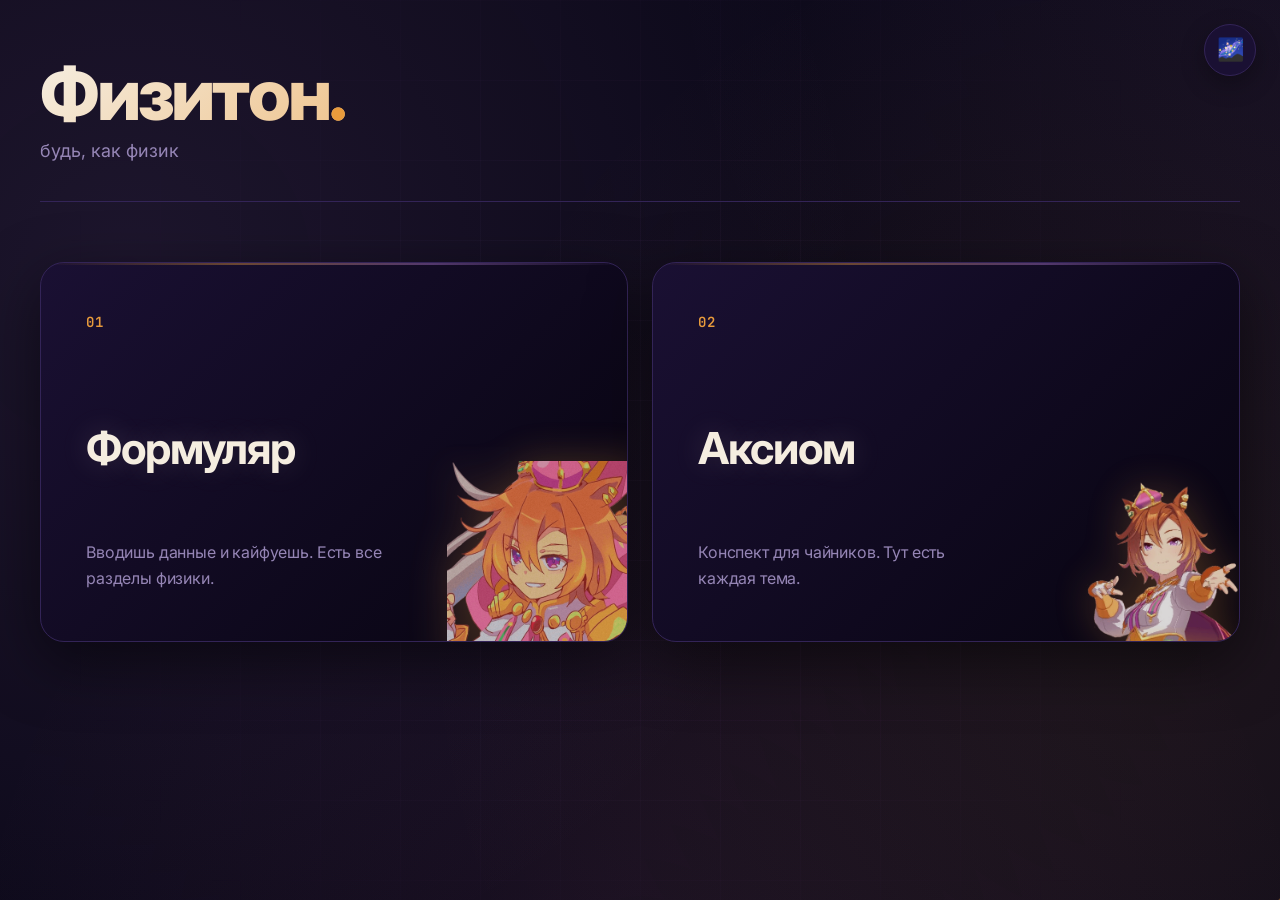
<file: index.html>
<!DOCTYPE html>
<html lang="ru">
<head>
  <meta charset="UTF-8">
  <meta name="viewport" content="width=device-width, initial-scale=1.0">
  <title>Физитон — будь, как физик</title>

  <!-- Шрифты: Inter (текст) + JetBrains Mono (формулы) -->
  <link rel="preconnect" href="https://fonts.googleapis.com">
  <link rel="preconnect" href="https://fonts.gstatic.com" crossorigin>
  <link href="https://fonts.googleapis.com/css2?family=Inter:wght@400;500;600;800&family=JetBrains+Mono:wght@500&display=swap" rel="stylesheet">

  <!-- Стили: основная тема + переключатель тем -->
  <link rel="stylesheet" href="assets/style-space.css">
  <link rel="stylesheet" href="assets/theme.css">
</head>
<body>

  <!-- Звёздный фон -->
  <div class="stars-bg"></div>

  <header>
    <h1>Физитон</h1>
    <p>будь, как физик</p>
  </header>

  <!-- Две главные карточки: Формуляр и Аксиом -->
  <main class="hub">

    <a href="pages/calculator.html" class="hub-card">
      <span class="icon">01</span>
      <h2>Формуляр</h2>
      <p>Вводишь данные и кайфуешь. Есть все разделы физики.</p>
      <img src="assets/formulyar.png" alt="" class="char">
    </a>

    <a href="pages/explainer.html" class="hub-card">
      <span class="icon">02</span>
      <h2>Аксиом</h2>
      <p>Конспект для чайников. Тут есть каждая тема.</p>
      <img src="assets/aksiom.png" alt="" class="char">
    </a>

  </main>

  <!-- Скрипты: материалы, переключатель тем -->
  <script src="assets/materials.js"></script>
  <script src="assets/theme.js"></script>
</body>
</html>
</file>
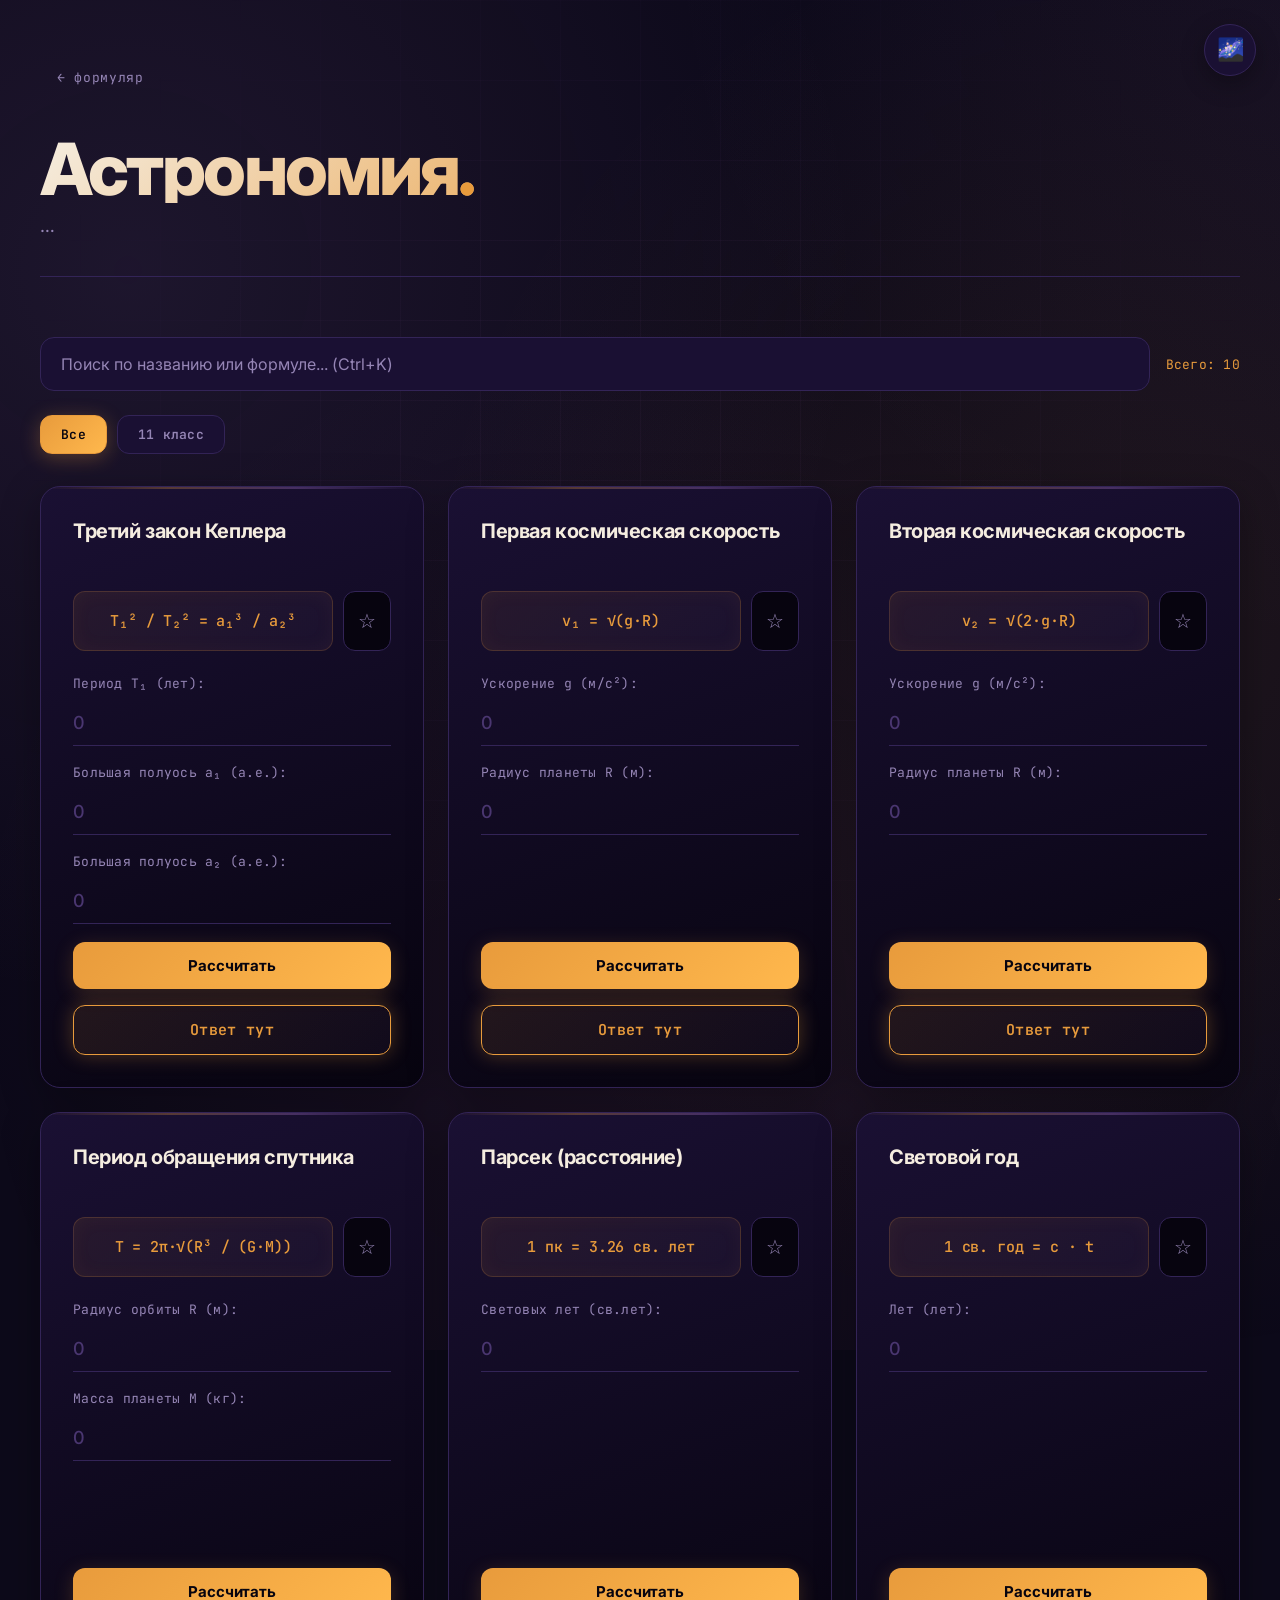
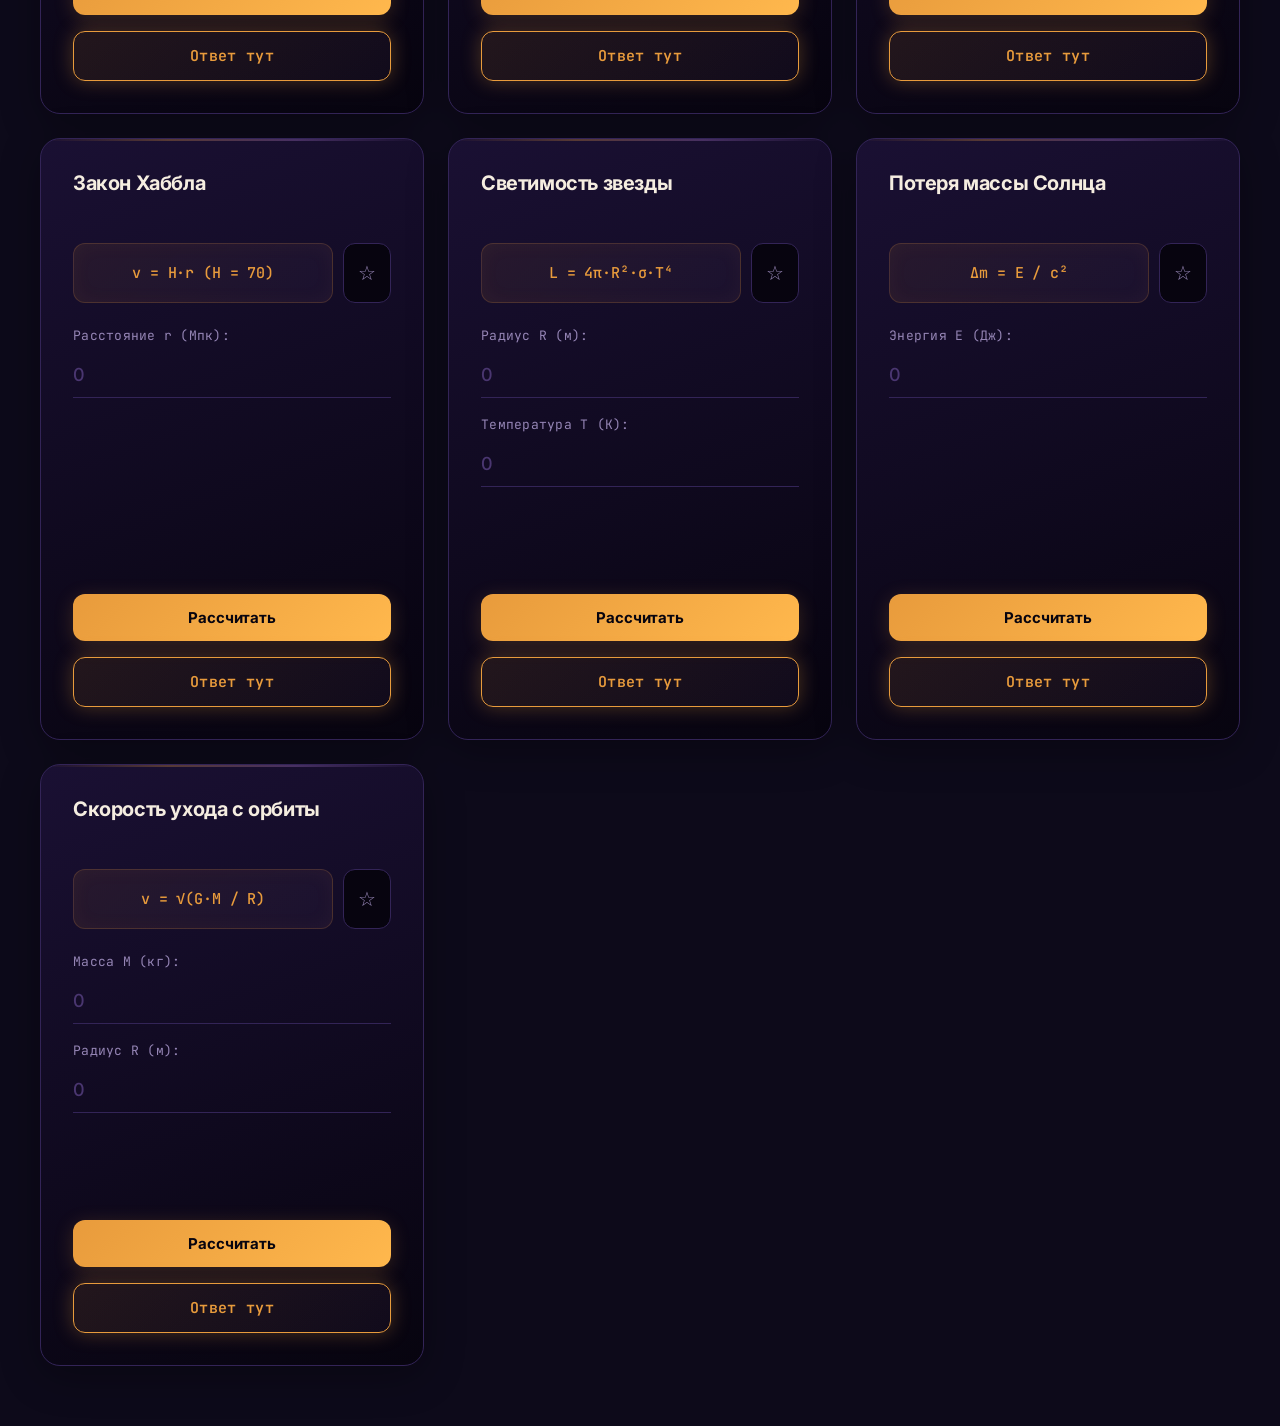
<file: pages/astro.html>
<!DOCTYPE html>
<html lang="ru">
<head>
  <meta charset="UTF-8">
  <meta name="viewport" content="width=device-width, initial-scale=1.0">
  <title>Астрономия — Физитон</title>
  <link rel="preconnect" href="https://fonts.googleapis.com">
  <link rel="preconnect" href="https://fonts.gstatic.com" crossorigin>
  <link href="https://fonts.googleapis.com/css2?family=Inter:wght@400;500;600;800&family=JetBrains+Mono:wght@500&display=swap" rel="stylesheet">
  <link rel="stylesheet" href="../assets/style-space.css">
  <link rel="stylesheet" href="../assets/theme.css">
</head>
<body>
  <div class="stars-bg"></div>
  <a href="calculator.html" class="back">← формуляр</a>

  <header>
    <h1>Астрономия</h1>
    <p id="count-astro">…</p>
  </header>

  <main id="formulas-container"></main>

  <script src="../formulas.js"></script>
  <script src="../assets/materials.js"></script>
  <script src="../script.js"></script>
  <script src="../assets/theme.js"></script>
  <script>
    renderSection('astro', 'formulas-container');
  </script>
</body>
</html>
</file>
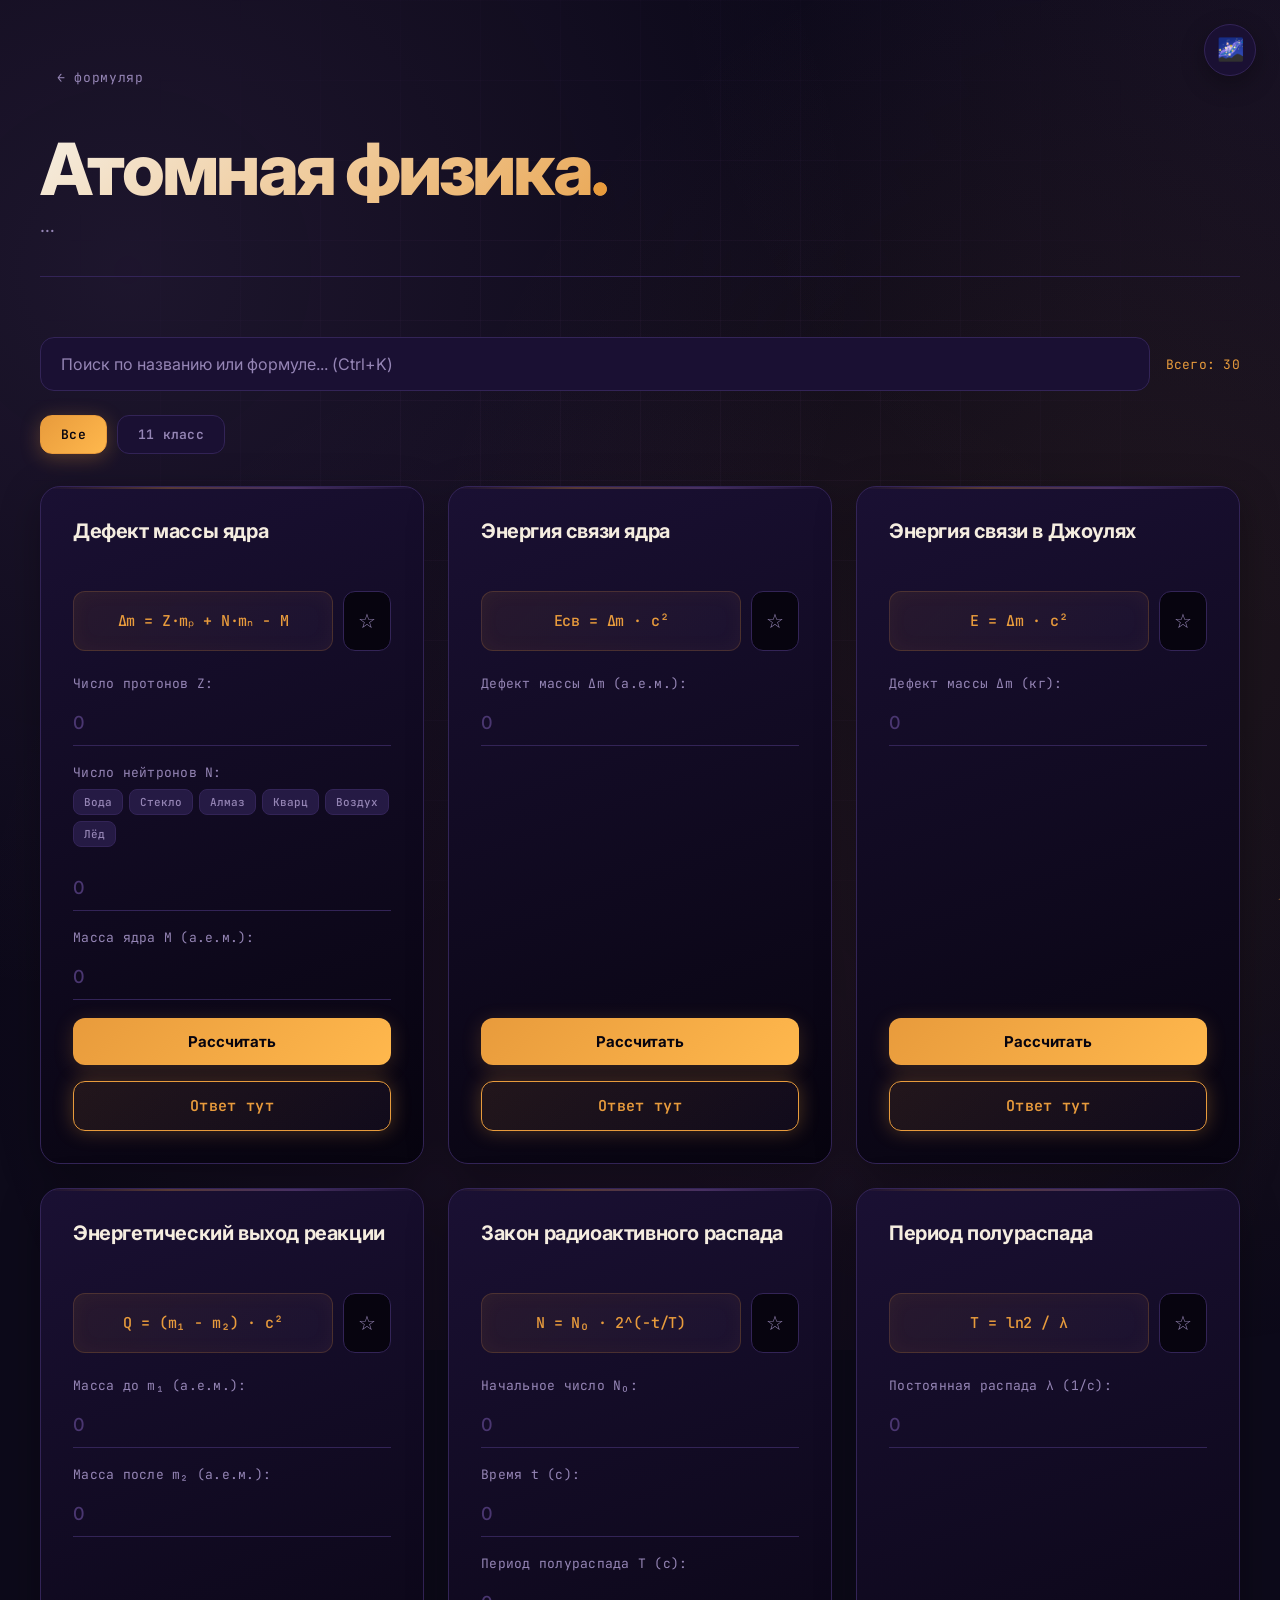
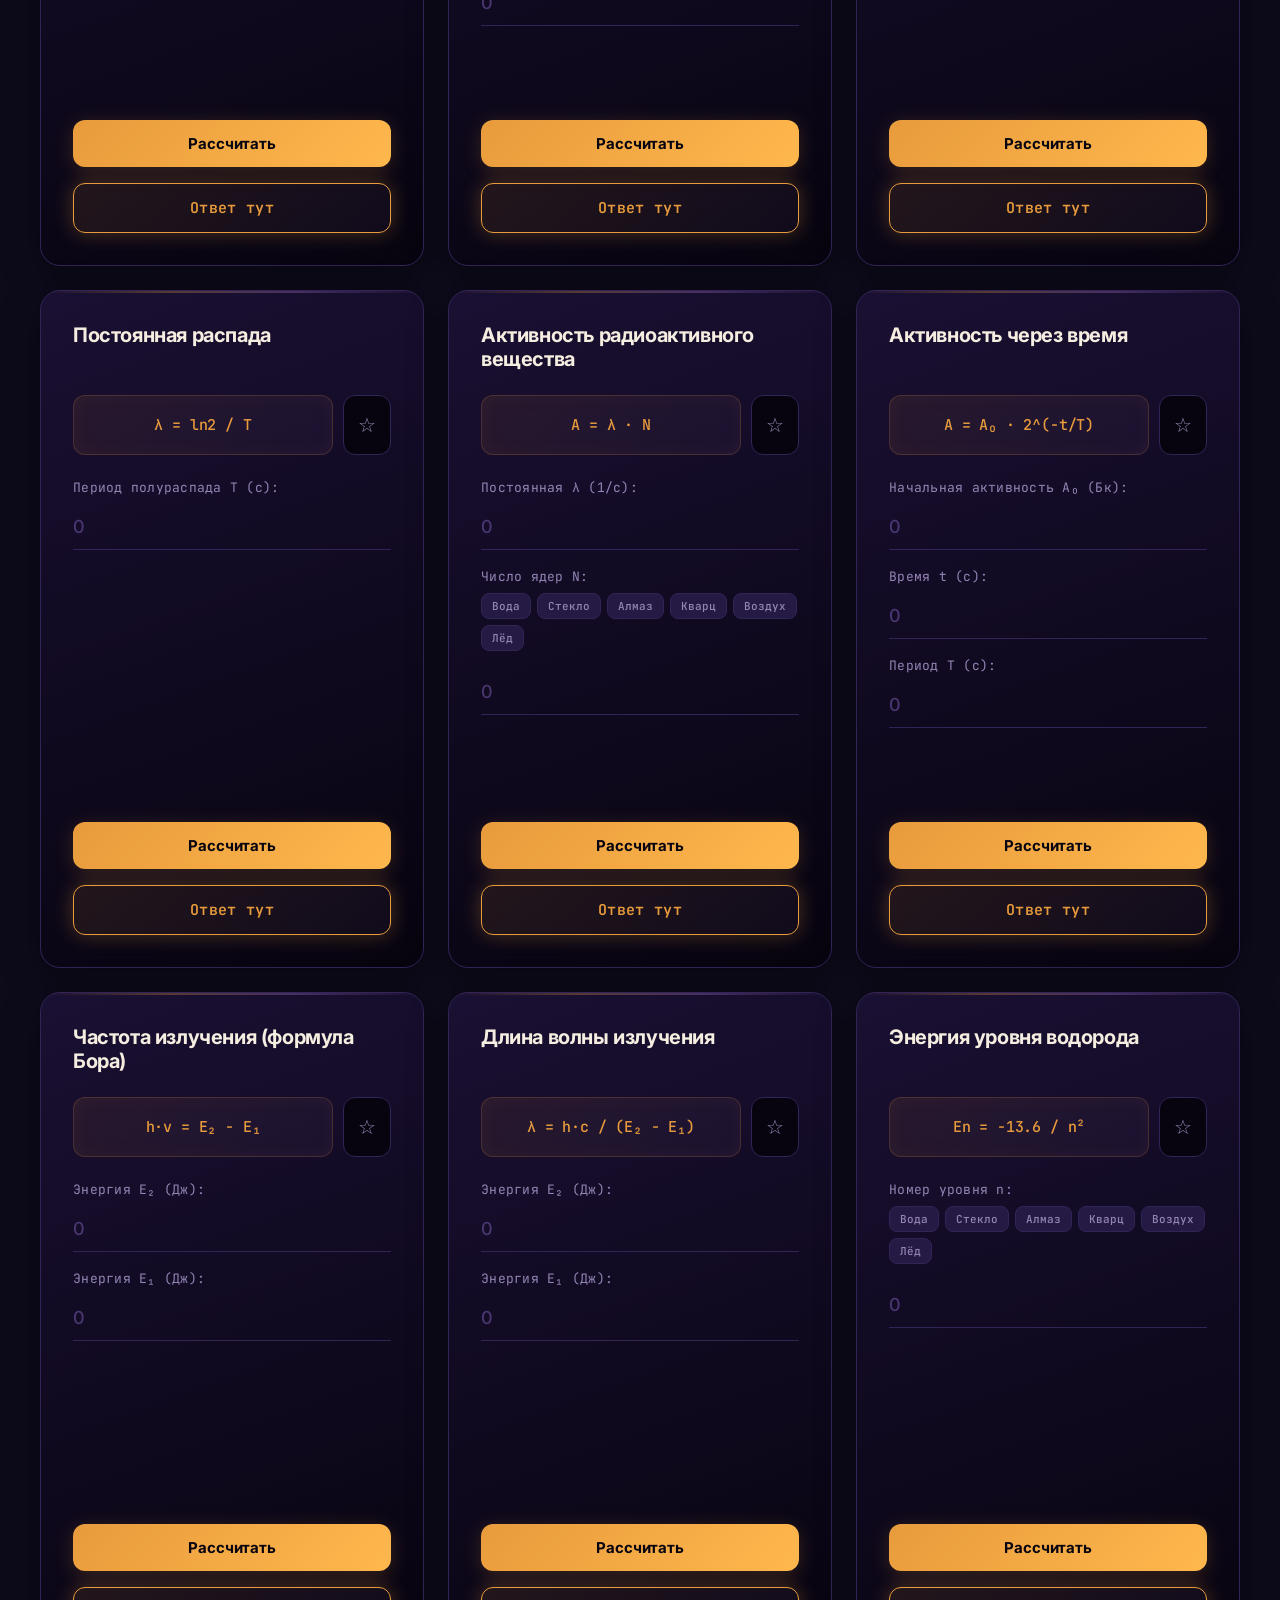
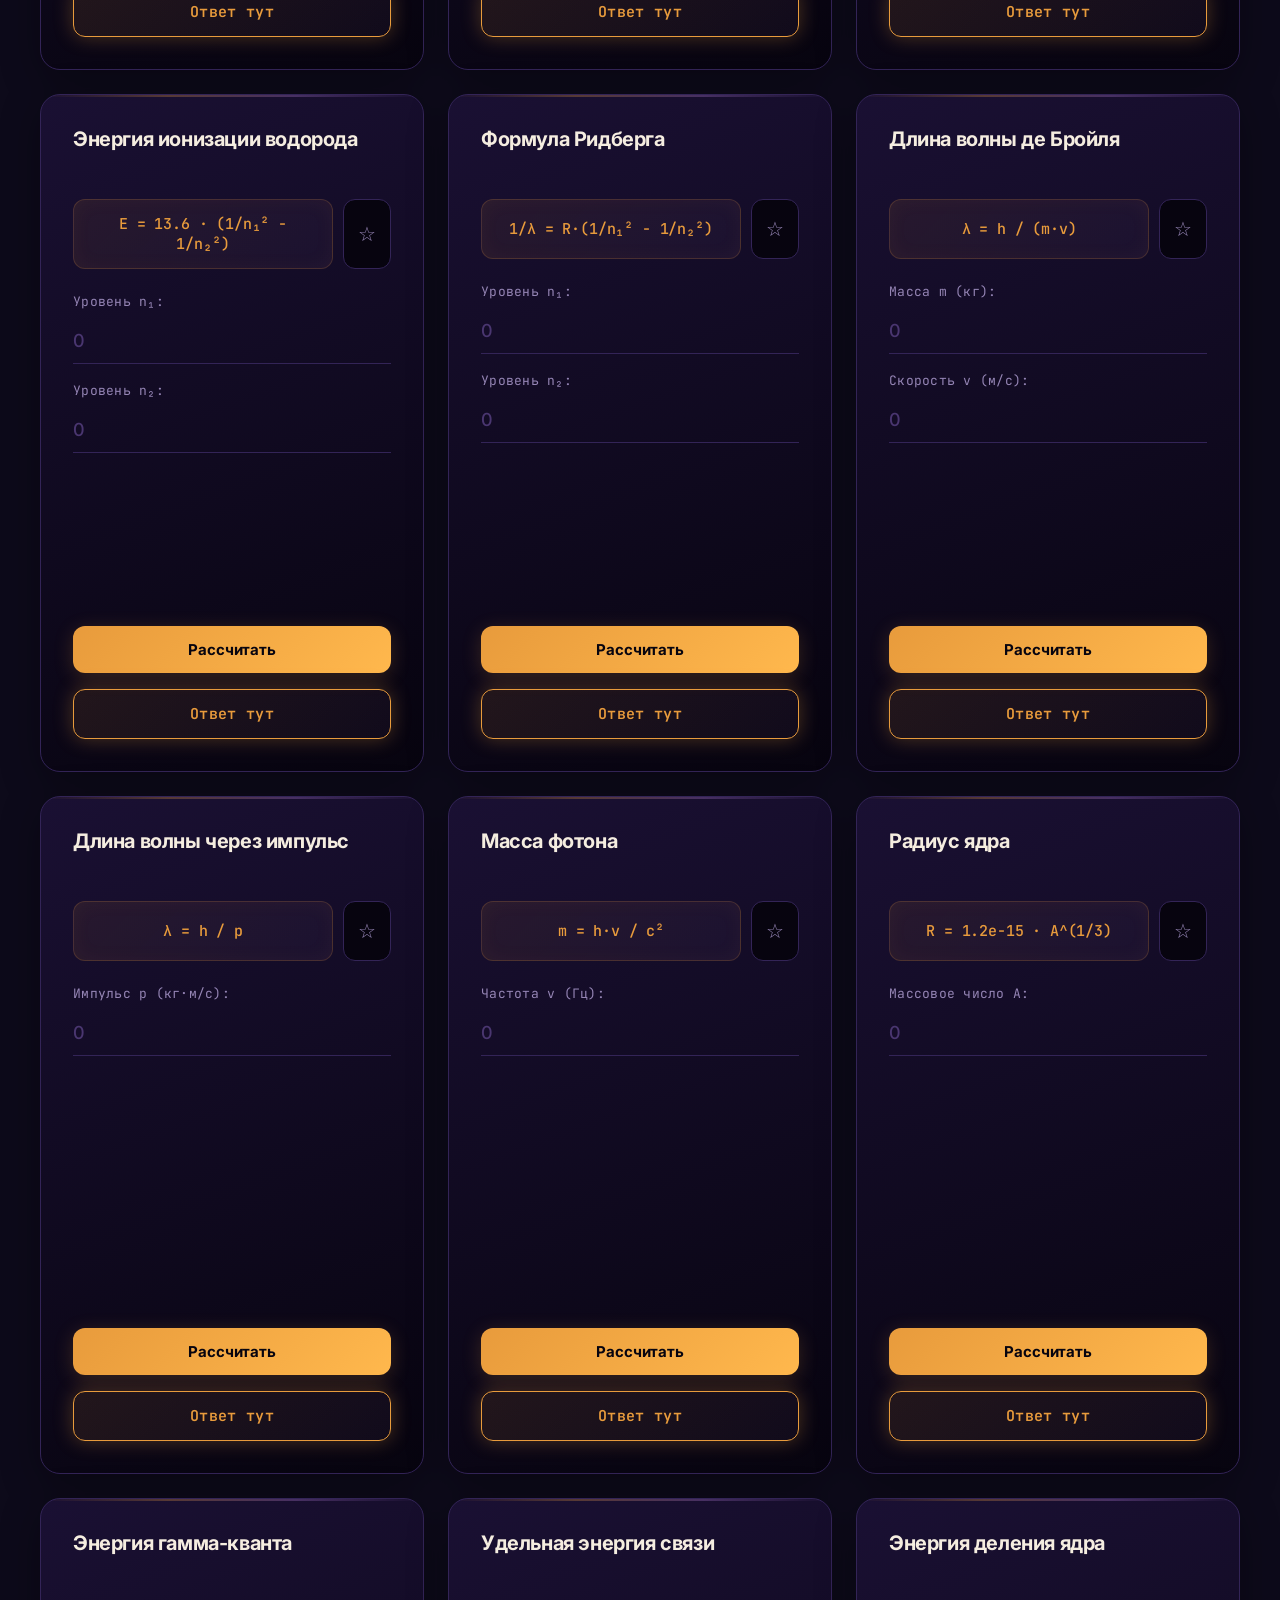
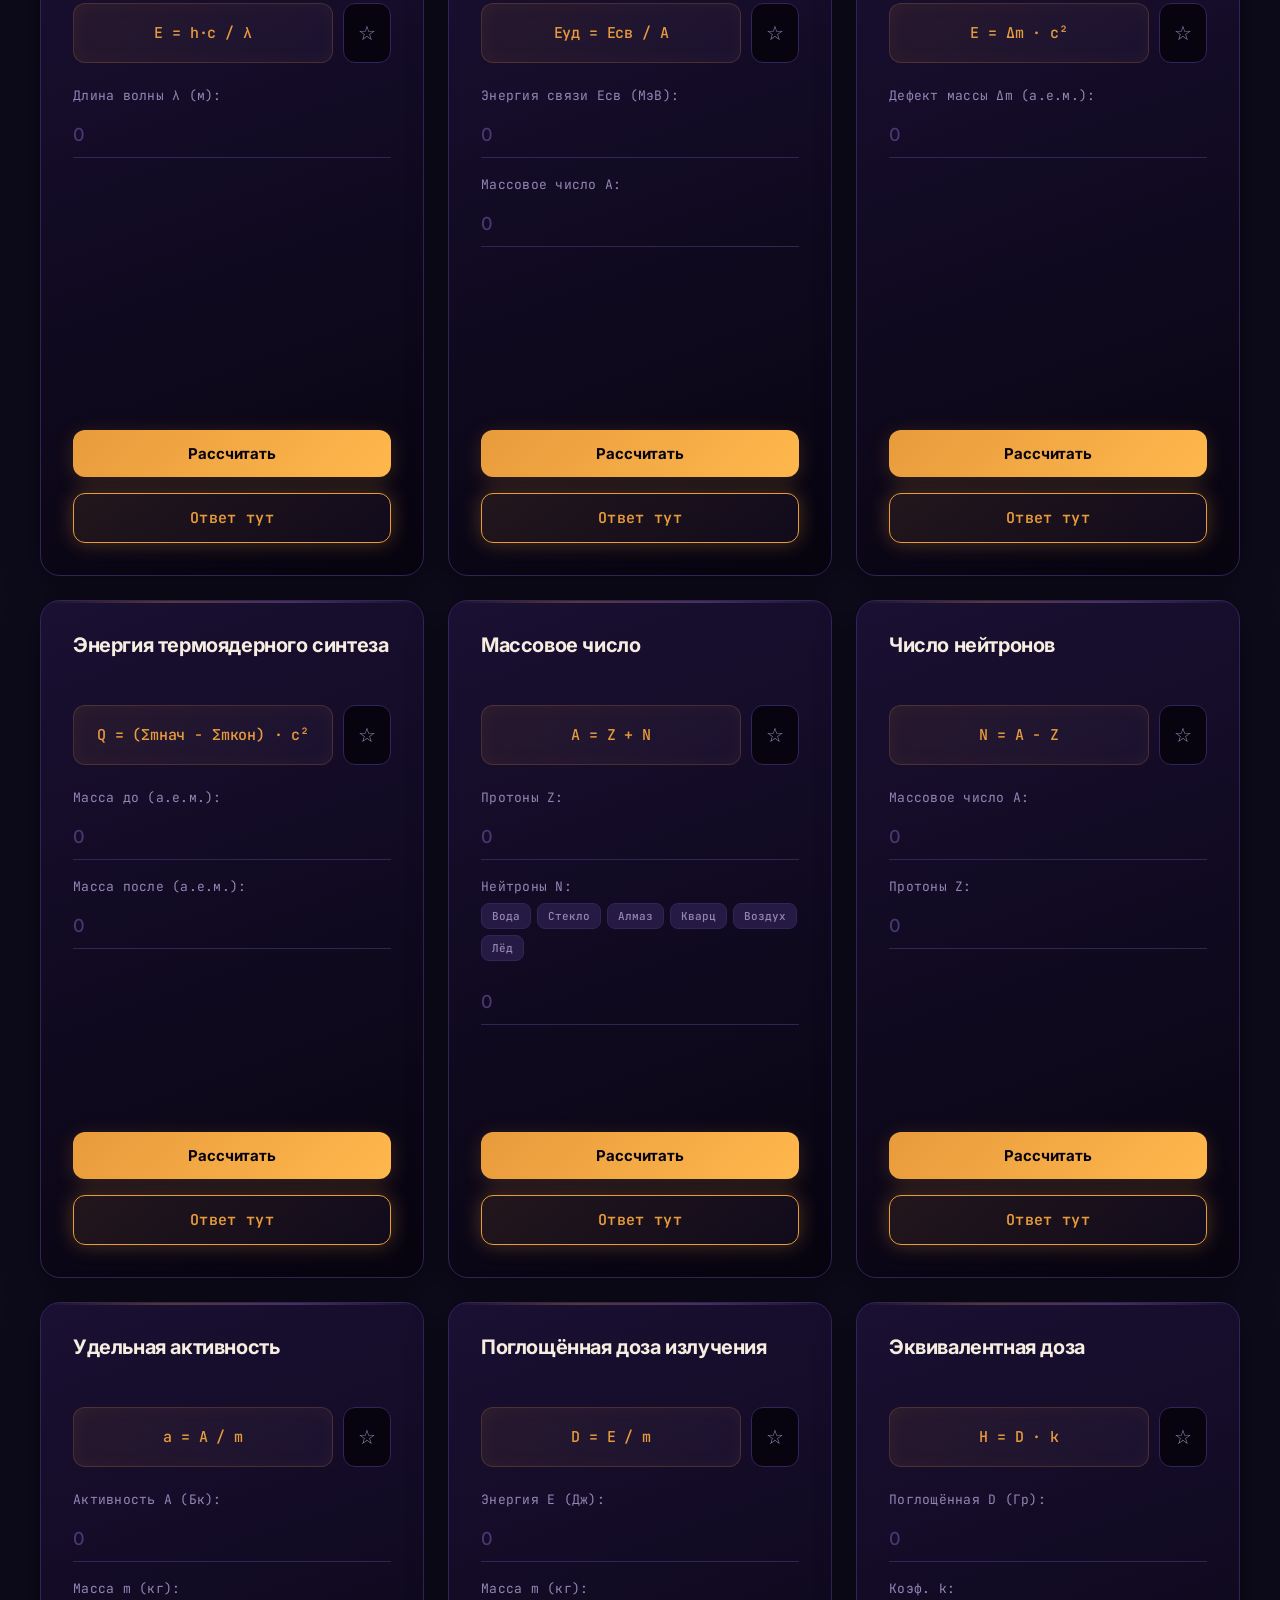
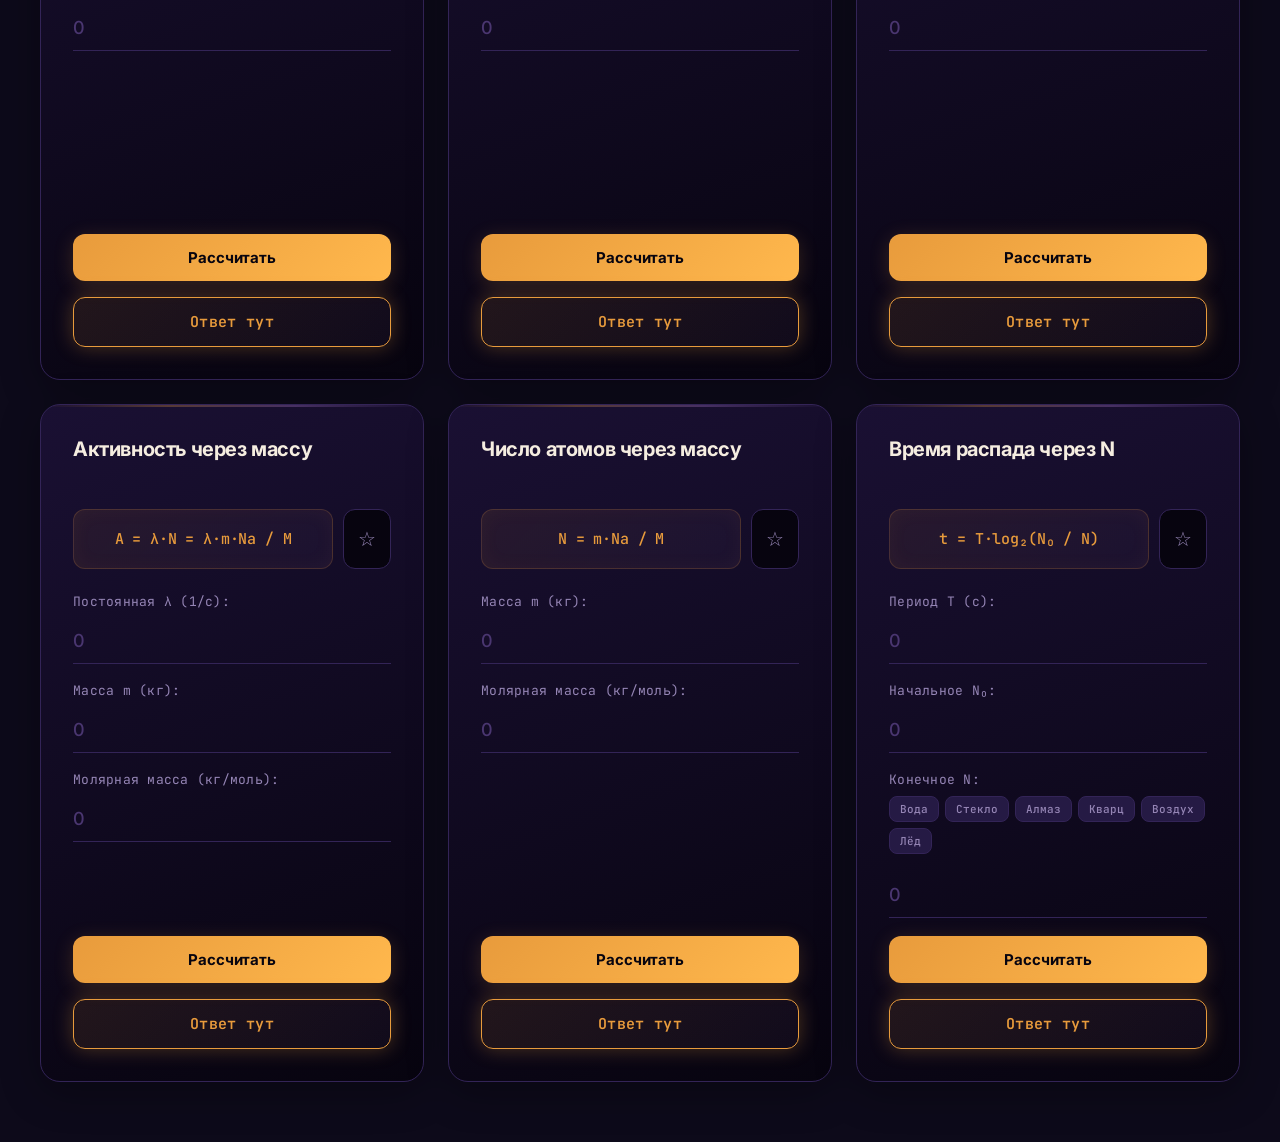
<file: pages/atom.html>
<!DOCTYPE html>
<html lang="ru">
<head>
  <meta charset="UTF-8">
  <meta name="viewport" content="width=device-width, initial-scale=1.0">
  <title>Атомная физика — Физитон</title>
  <link rel="preconnect" href="https://fonts.googleapis.com">
  <link rel="preconnect" href="https://fonts.gstatic.com" crossorigin>
  <link href="https://fonts.googleapis.com/css2?family=Inter:wght@400;500;600;800&family=JetBrains+Mono:wght@500&display=swap" rel="stylesheet">
  <link rel="stylesheet" href="../assets/style-space.css">
  <link rel="stylesheet" href="../assets/theme.css">
</head>
<body>
  <div class="stars-bg"></div>
  <a href="calculator.html" class="back">← формуляр</a>

  <header>
    <h1>Атомная физика</h1>
    <p id="count-atom">…</p>
  </header>

  <main id="formulas-container"></main>

  <script src="../formulas.js"></script>
  <script src="../assets/materials.js"></script>
  <script src="../script.js"></script>
  <script src="../assets/theme.js"></script>
  <script>
    renderSection('atom', 'formulas-container');
  </script>
</body>
</html>
</file>
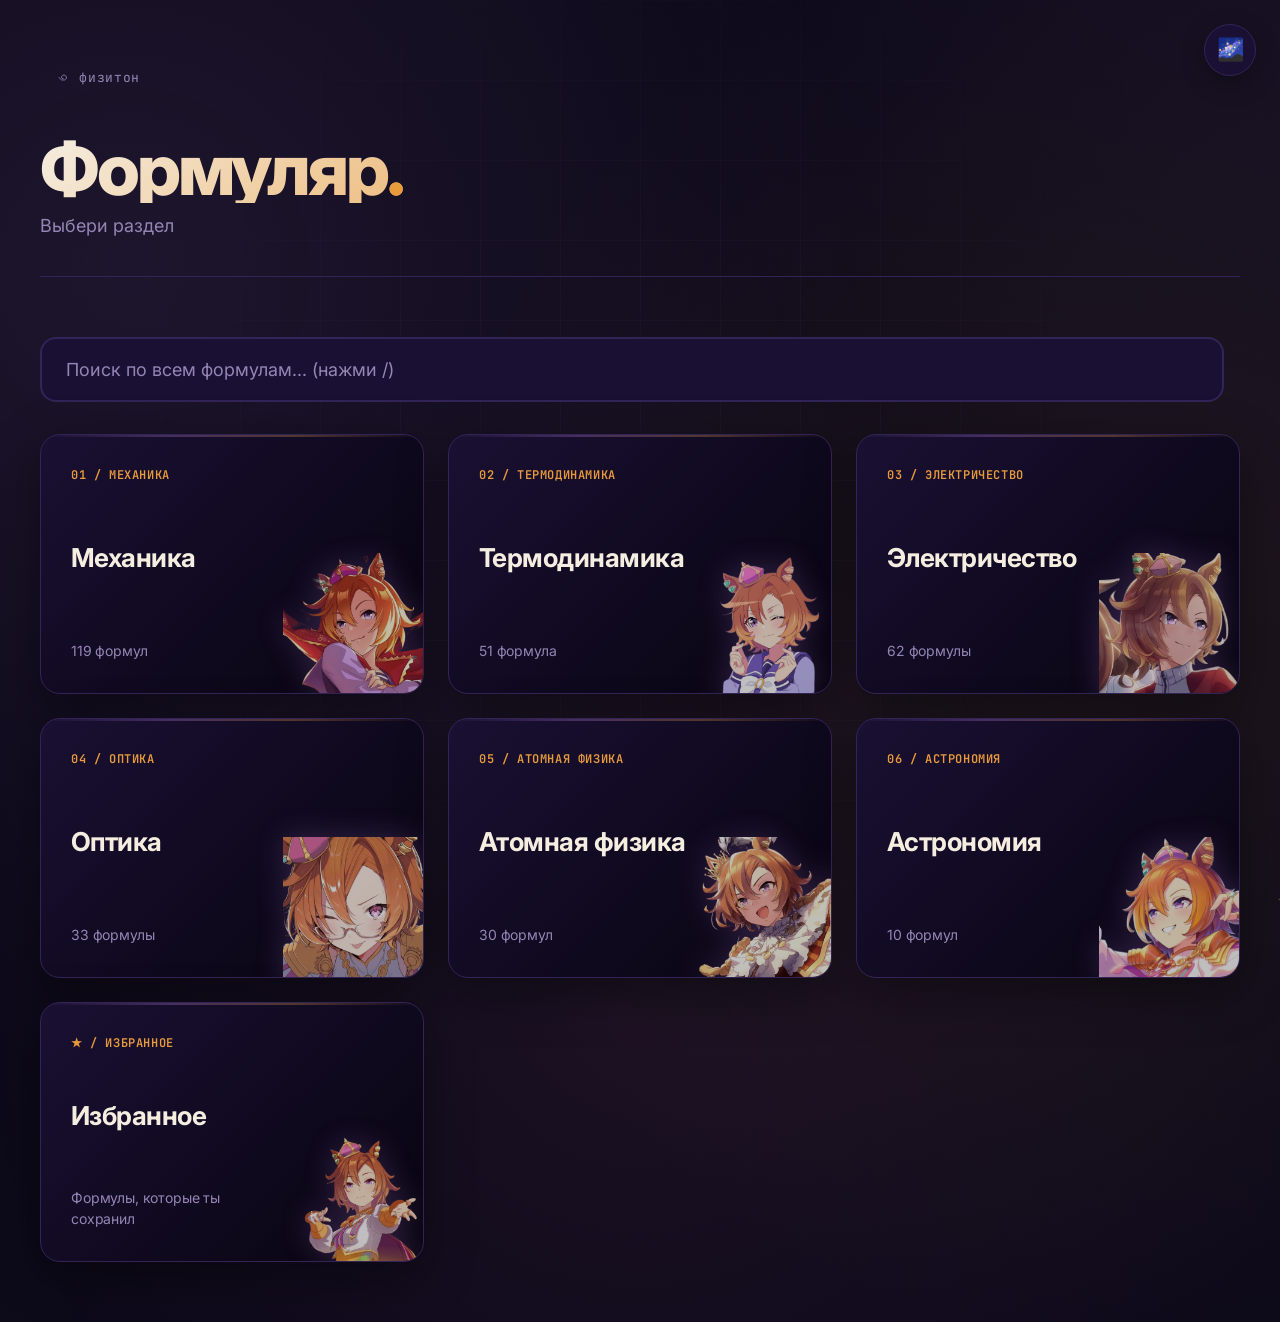
<file: pages/calculator.html>
<!DOCTYPE html>
<html lang="ru">
<head>
  <meta charset="UTF-8">
  <meta name="viewport" content="width=device-width, initial-scale=1.0">
  <title>Формуляр — Физитон</title>

  <!-- Шрифты -->
  <link rel="preconnect" href="https://fonts.googleapis.com">
  <link rel="preconnect" href="https://fonts.gstatic.com" crossorigin>
  <link href="https://fonts.googleapis.com/css2?family=Inter:wght@400;500;600;800&family=JetBrains+Mono:wght@500&display=swap" rel="stylesheet">

  <!-- Стили -->
  <link rel="stylesheet" href="../assets/style-space.css">
  <link rel="stylesheet" href="../assets/theme.css">
</head>
<body>

  <div class="stars-bg"></div>
  <a href="../index.html" class="back">꩜ физитон</a>

  <header>
    <h1>Формуляр</h1>
    <p>Выбери раздел</p>
  </header>

  <main>

    <!-- Глобальный поиск по всем формулам -->
    <div class="global-search-wrap">
      <input
        type="text"
        id="global-search"
        class="global-search-input"
        placeholder="Поиск по всем формулам... (нажми /)"
        autocomplete="off"
      >
      <span class="global-search-count" id="global-search-count"></span>
    </div>

    <div class="global-search-results" id="global-search-results"></div>

    <!-- Сетка разделов (скрывается при активном поиске) -->
    <div class="menu" id="sections-menu">

      <a href="mehanika.html" class="card">
        <span class="icon">01 / механика</span>
        <h2>Механика</h2>
        <p id="count-mehanika">…</p>
        <img src="../assets/mehanika.png" alt="" class="char">
      </a>

      <a href="termo.html" class="card">
        <span class="icon">02 / термодинамика</span>
        <h2>Термодинамика</h2>
        <p id="count-termo">…</p>
        <img src="../assets/termo.png" alt="" class="char">
      </a>

      <a href="electro.html" class="card">
        <span class="icon">03 / электричество</span>
        <h2>Электричество</h2>
        <p id="count-electro">…</p>
        <img src="../assets/electro.png" alt="" class="char">
      </a>

      <a href="optika.html" class="card">
        <span class="icon">04 / оптика</span>
        <h2>Оптика</h2>
        <p id="count-optika">…</p>
        <img src="../assets/optika.png" alt="" class="char">
      </a>

      <a href="atom.html" class="card">
        <span class="icon">05 / атомная физика</span>
        <h2>Атомная физика</h2>
        <p id="count-atom">…</p>
        <img src="../assets/atom.png" alt="" class="char">
      </a>

      <a href="astro.html" class="card">
        <span class="icon">06 / астрономия</span>
        <h2>Астрономия</h2>
        <p id="count-astro">…</p>
        <img src="../assets/astro.png" alt="" class="char">
      </a>

      <a href="favorites.html" class="card">
        <span class="icon">★ / избранное</span>
        <h2>Избранное</h2>
        <p>Формулы, которые ты сохранил</p>
        <img src="../assets/aksiom.png" alt="" class="char">
      </a>

    </div>
  </main>

  <!-- Скрипты -->
  <script src="../formulas.js"></script>
  <script src="../assets/materials.js"></script>
  <script src="../script.js"></script>
  <script src="../assets/theme.js"></script>
  <script>
    updateCalculatorCounts();
    initGlobalSearch();
  </script>
</body>
</html>
</file>
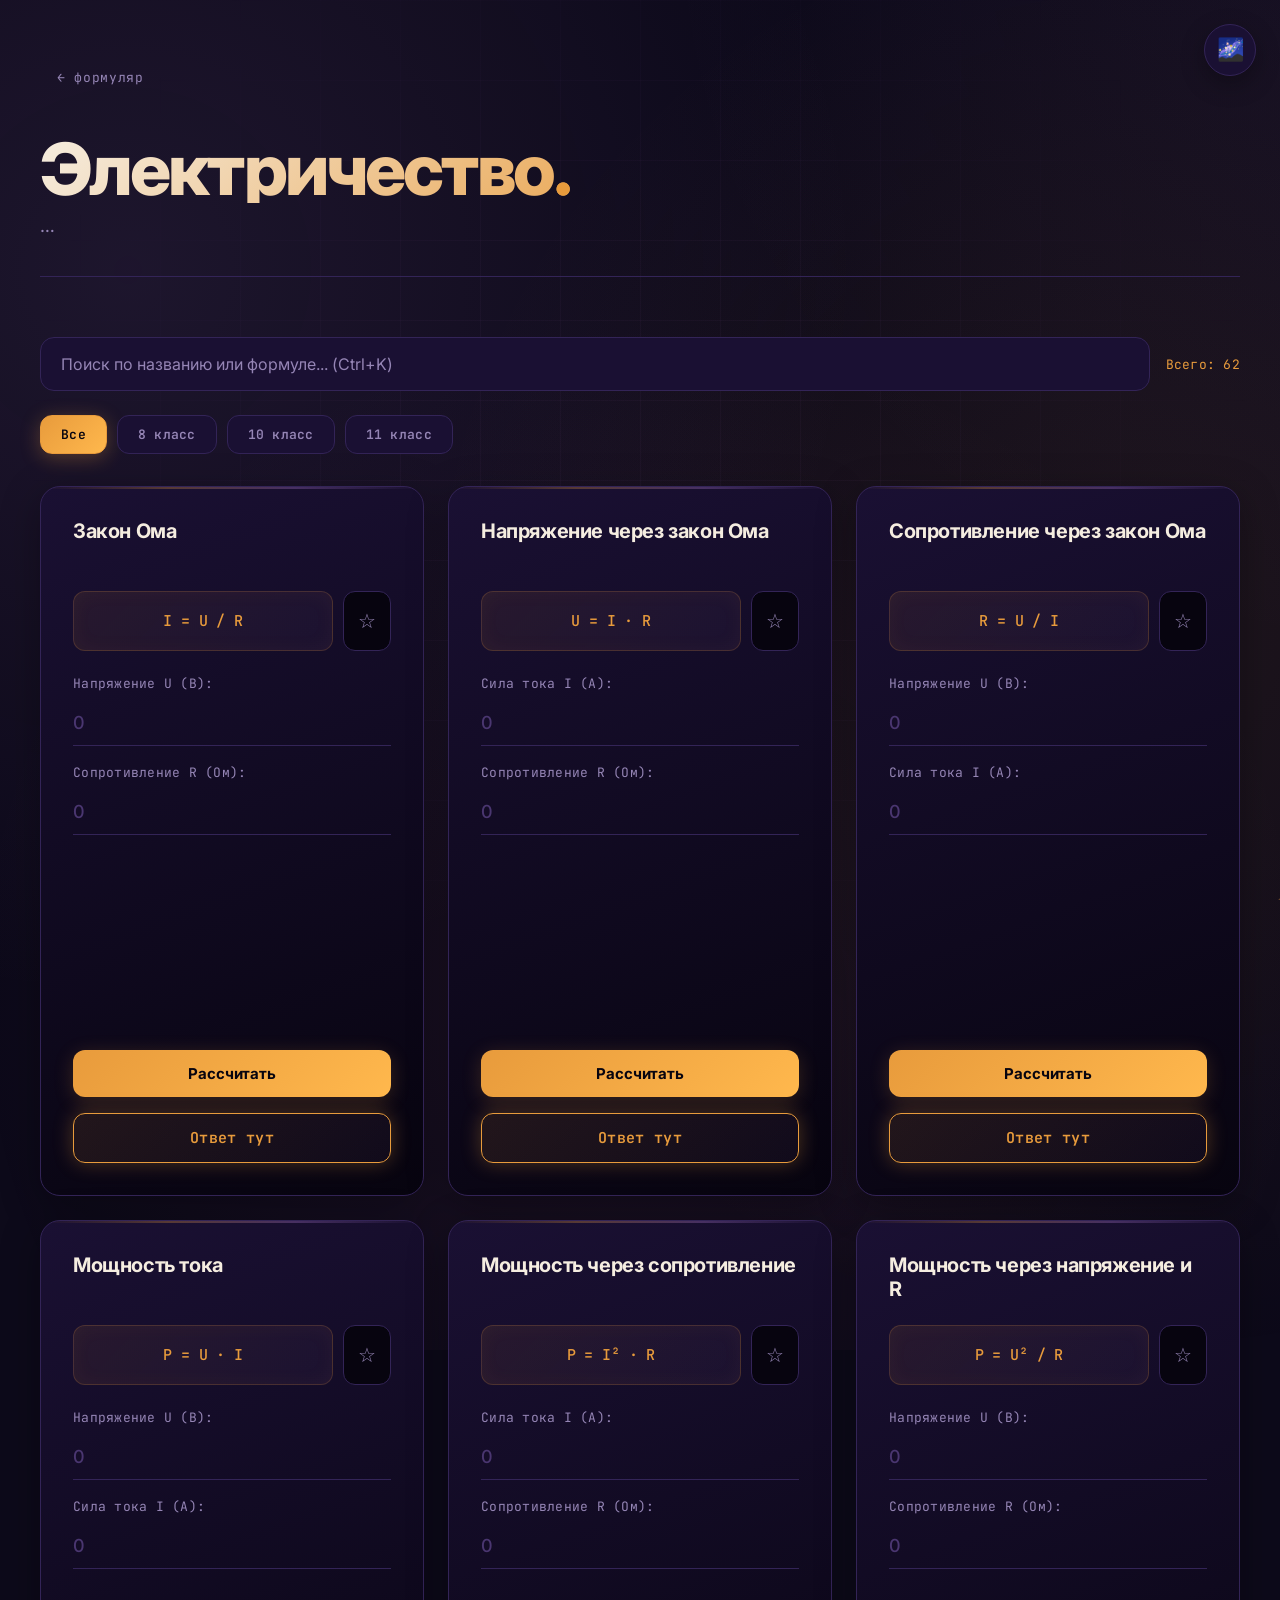
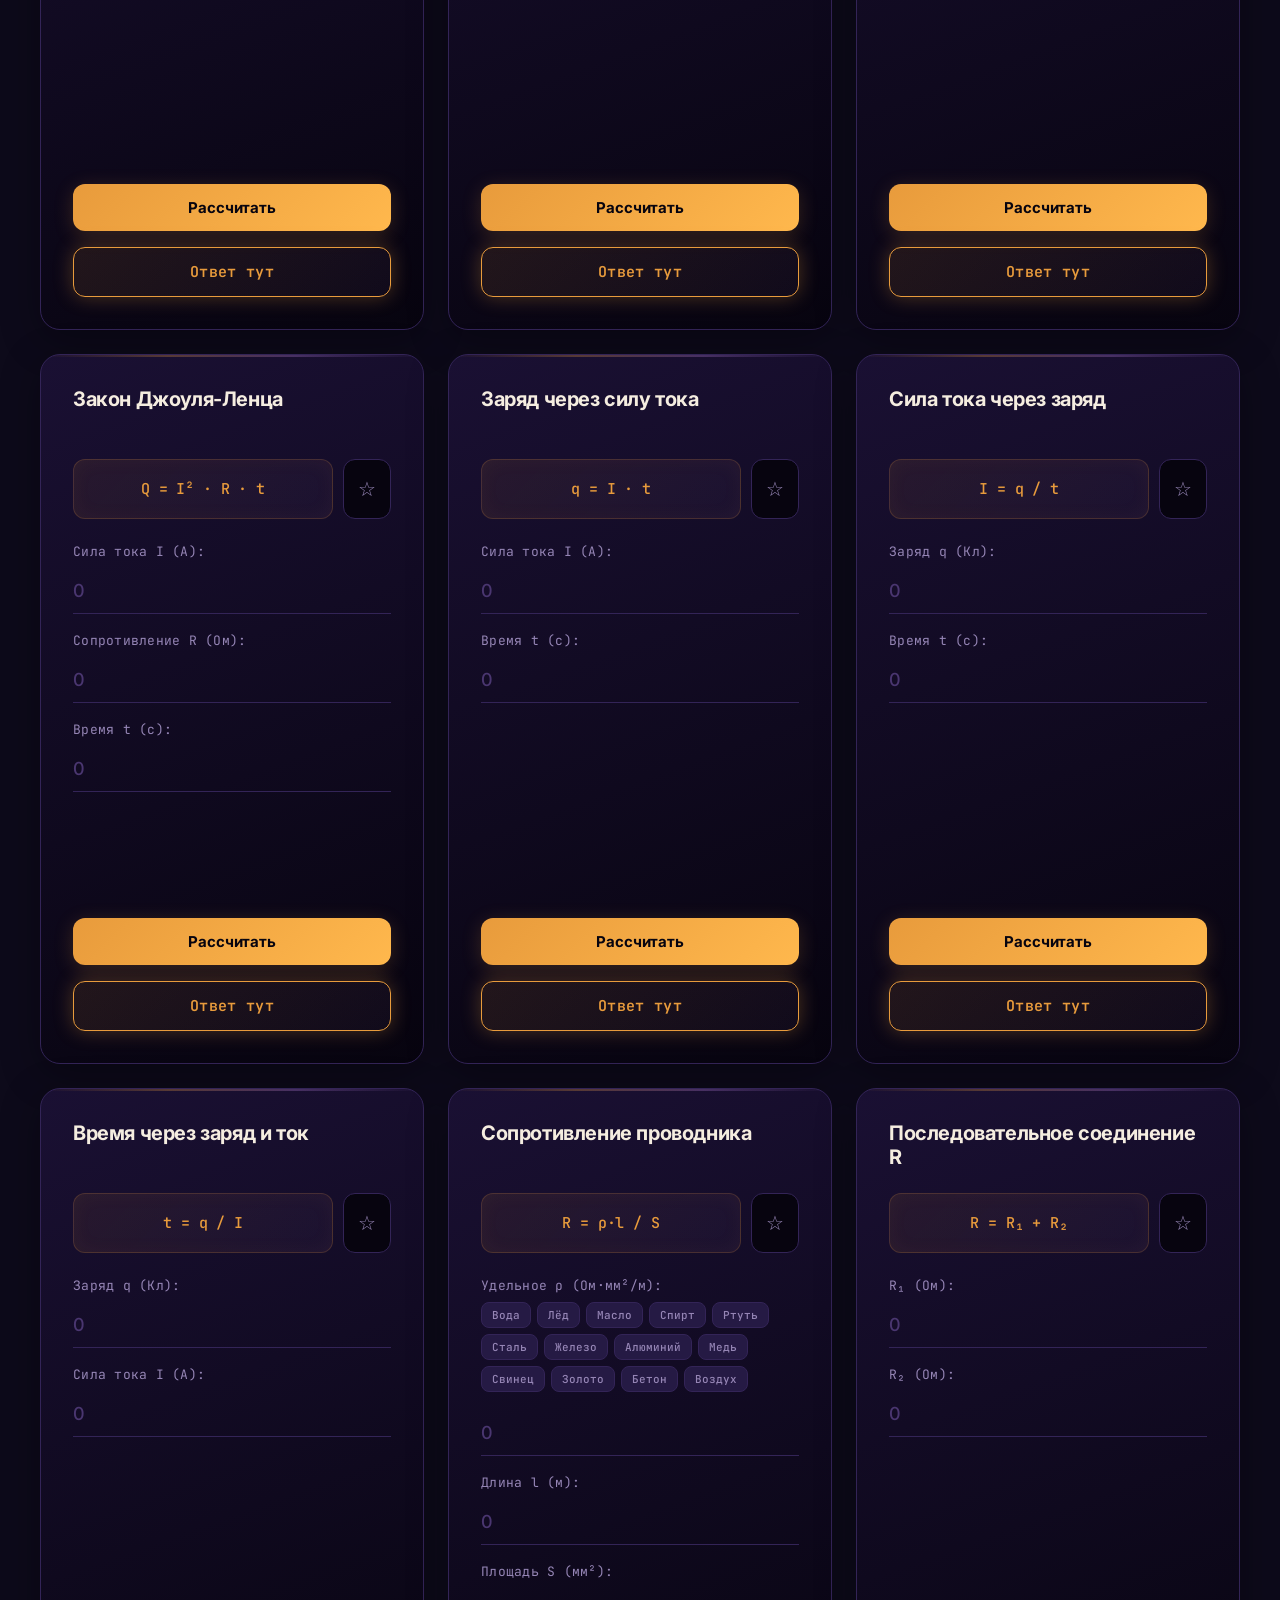
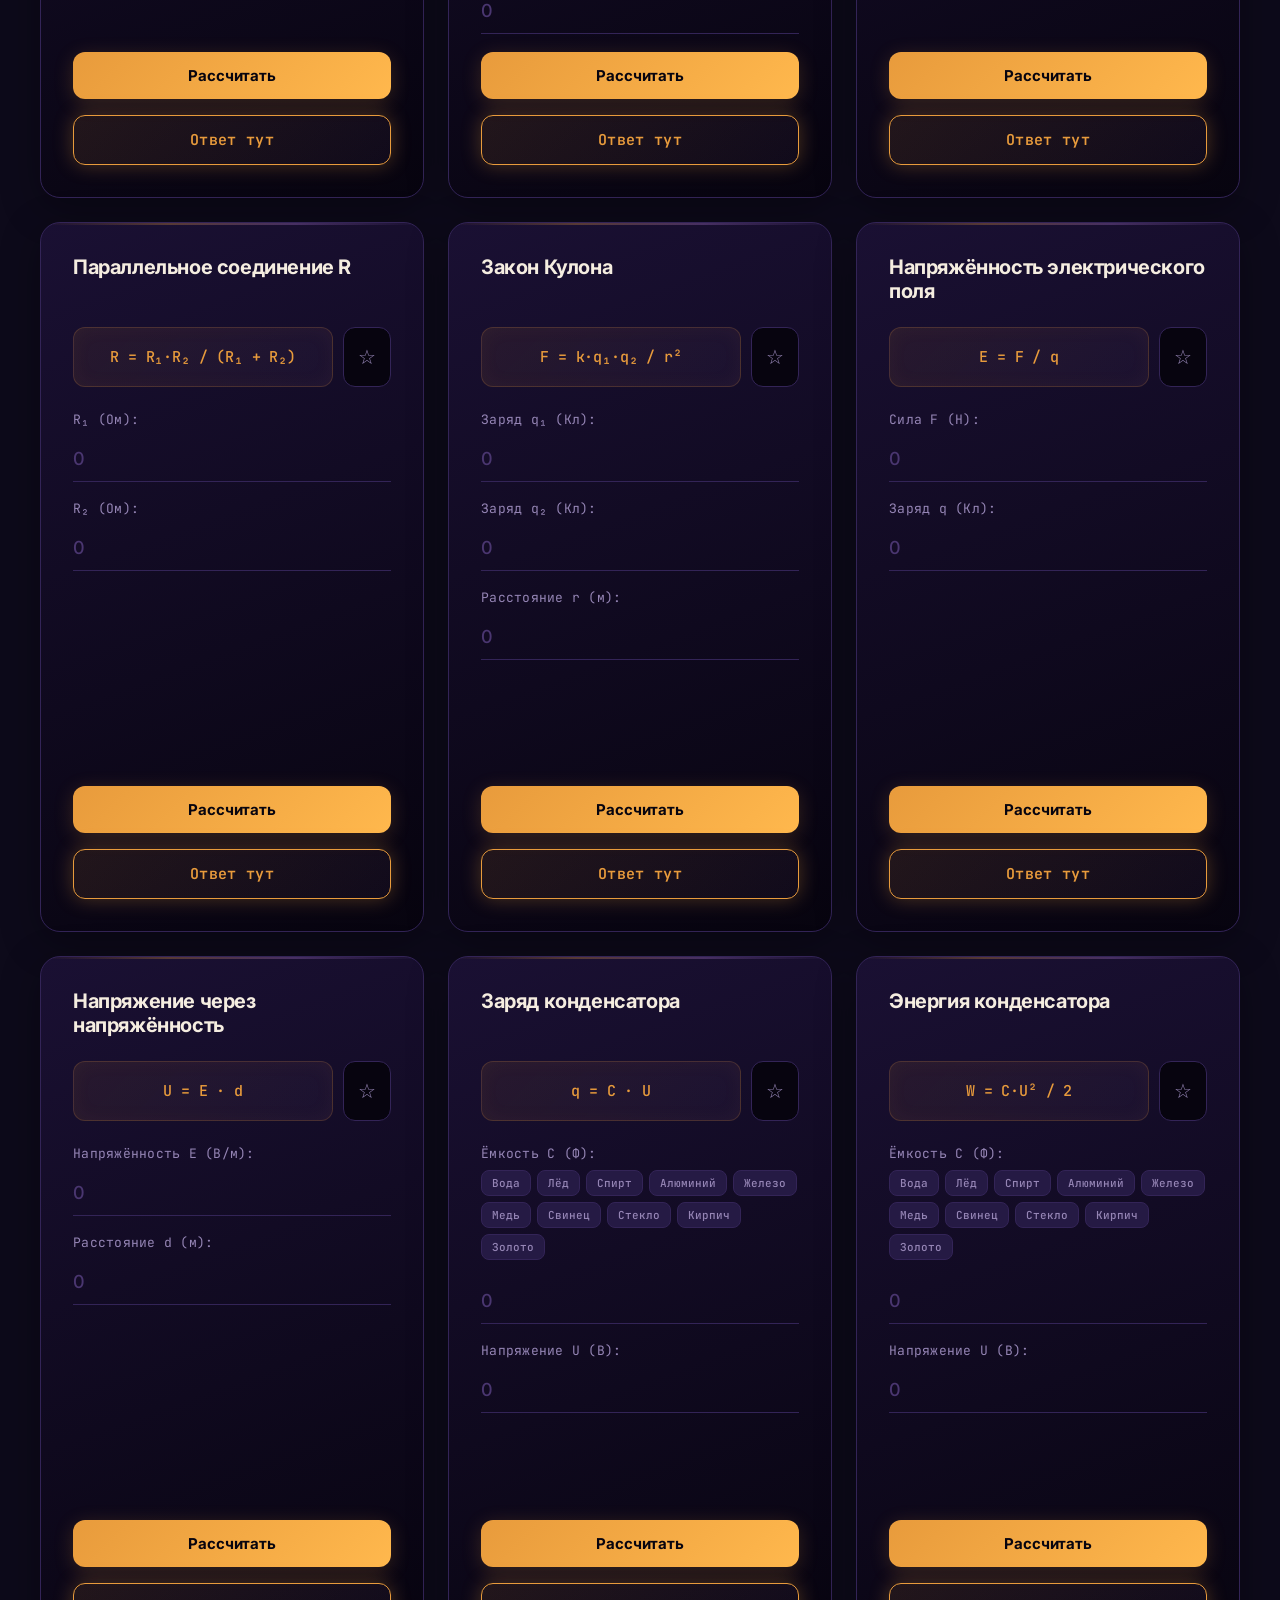
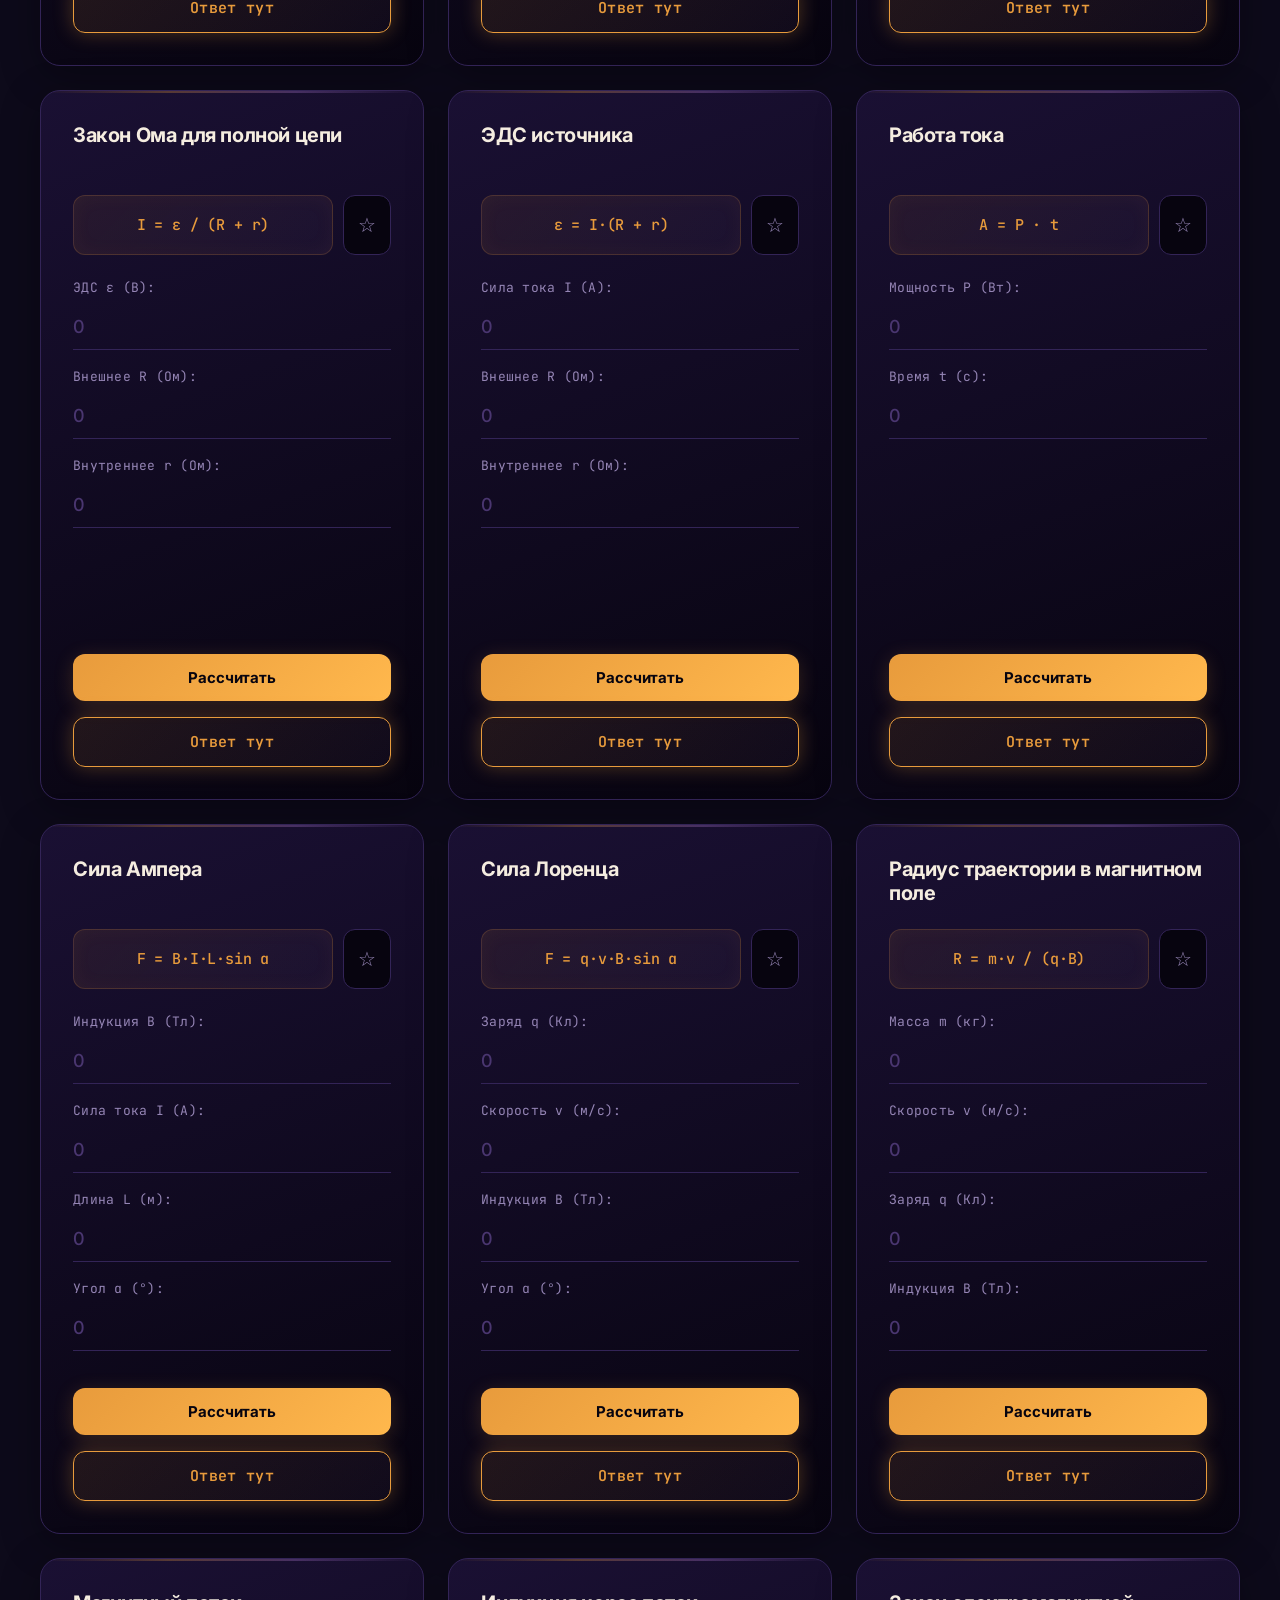
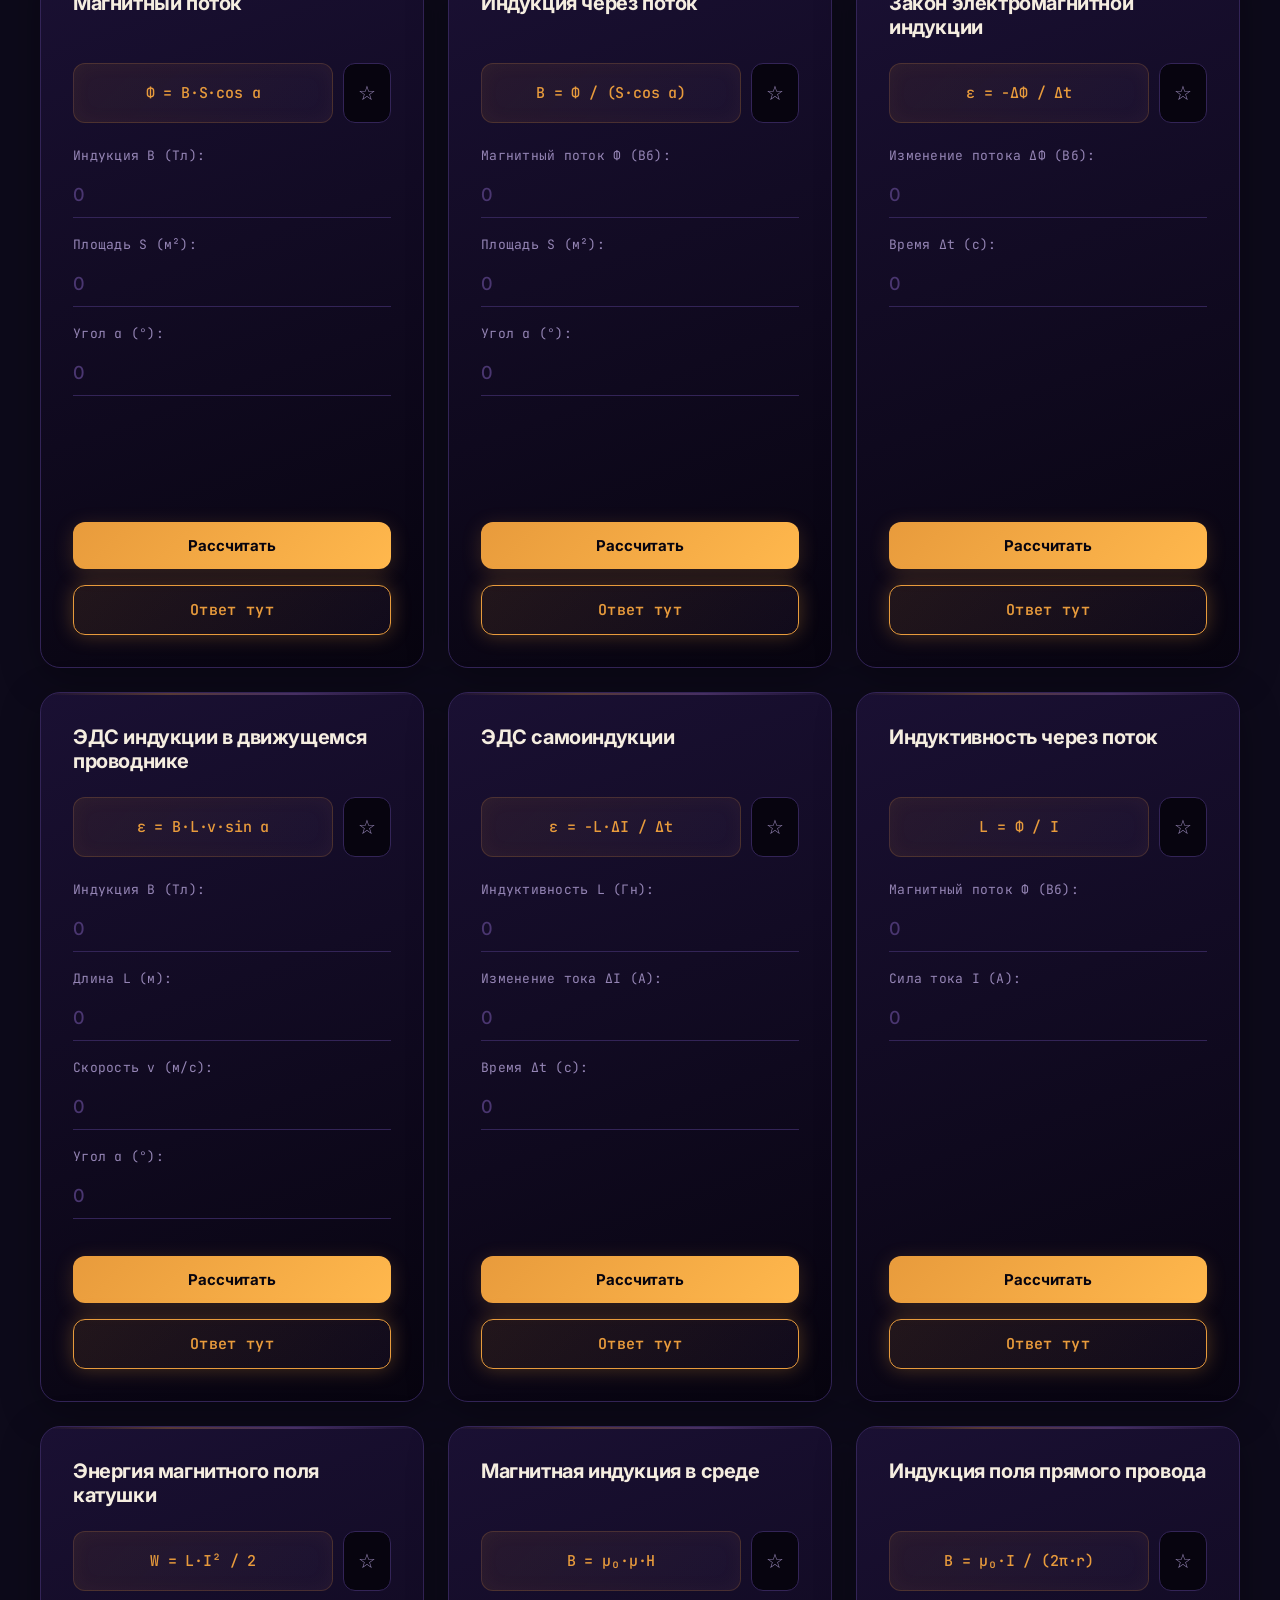
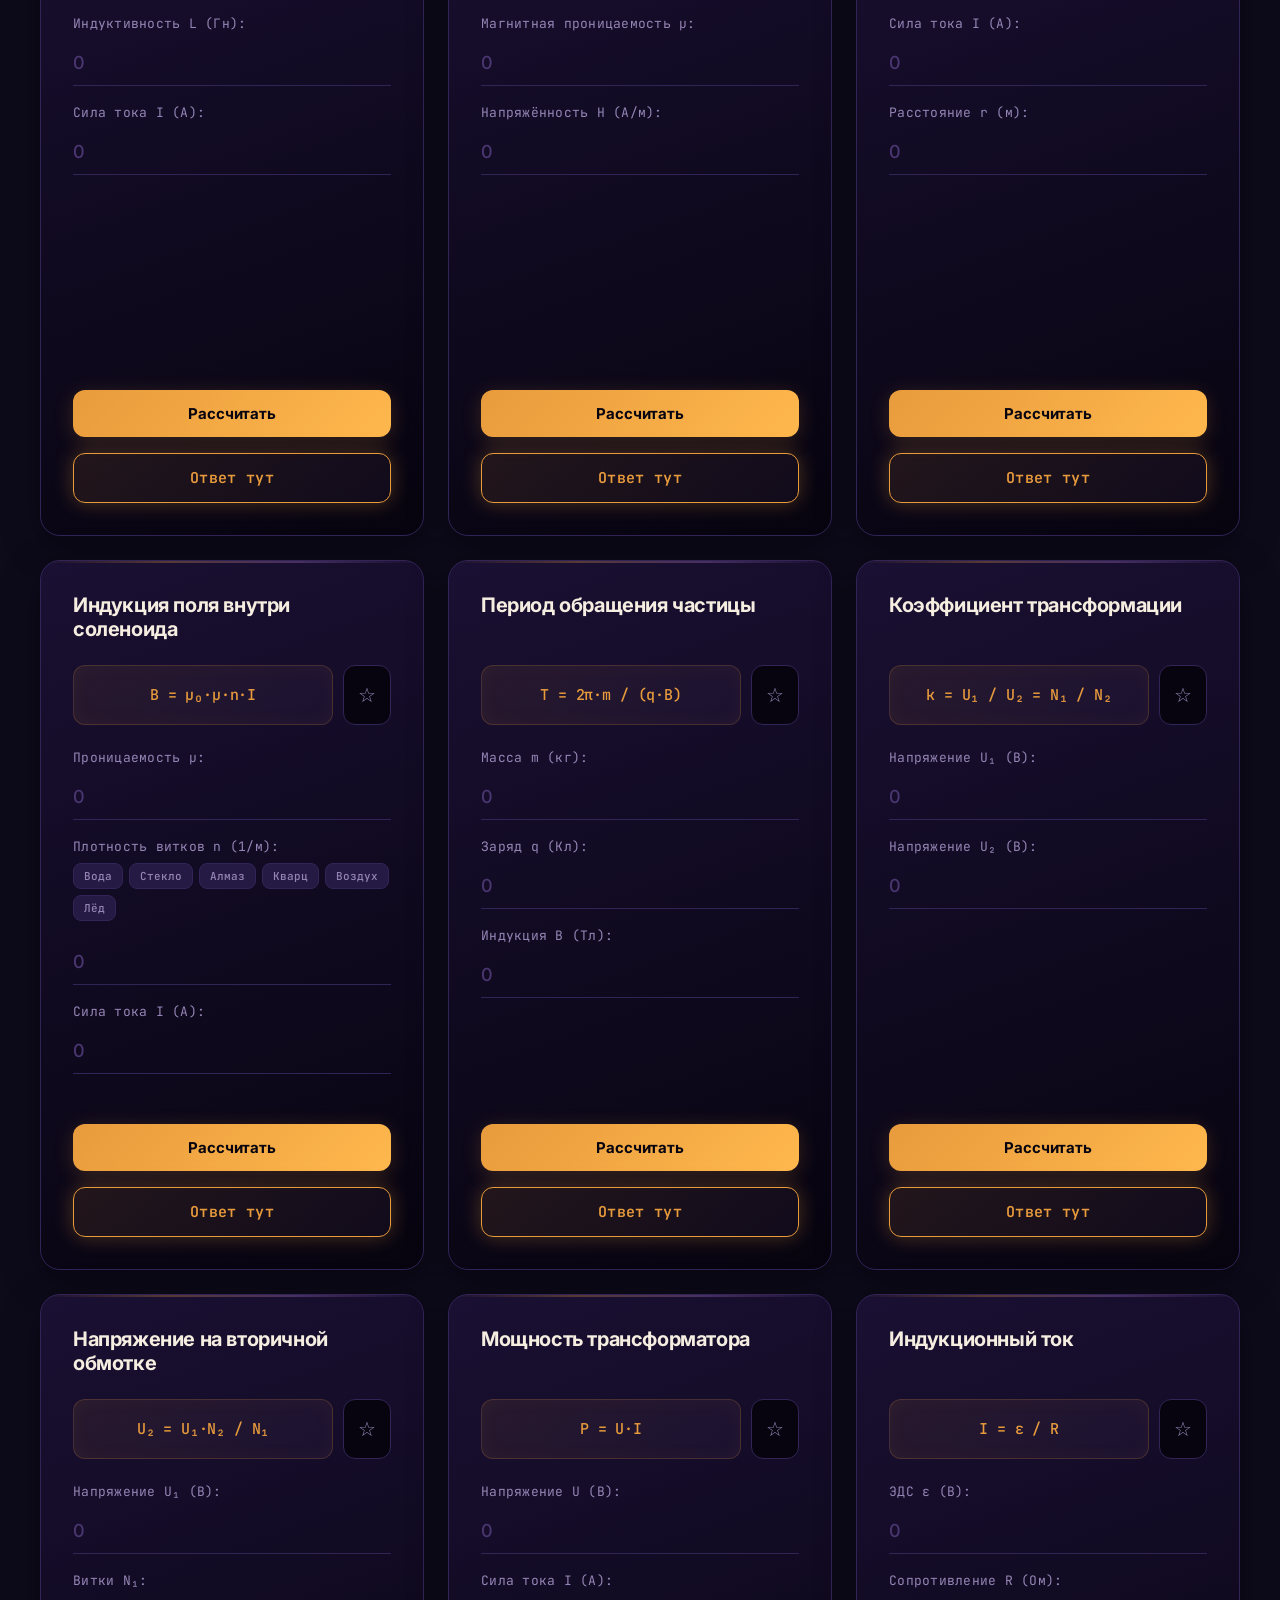
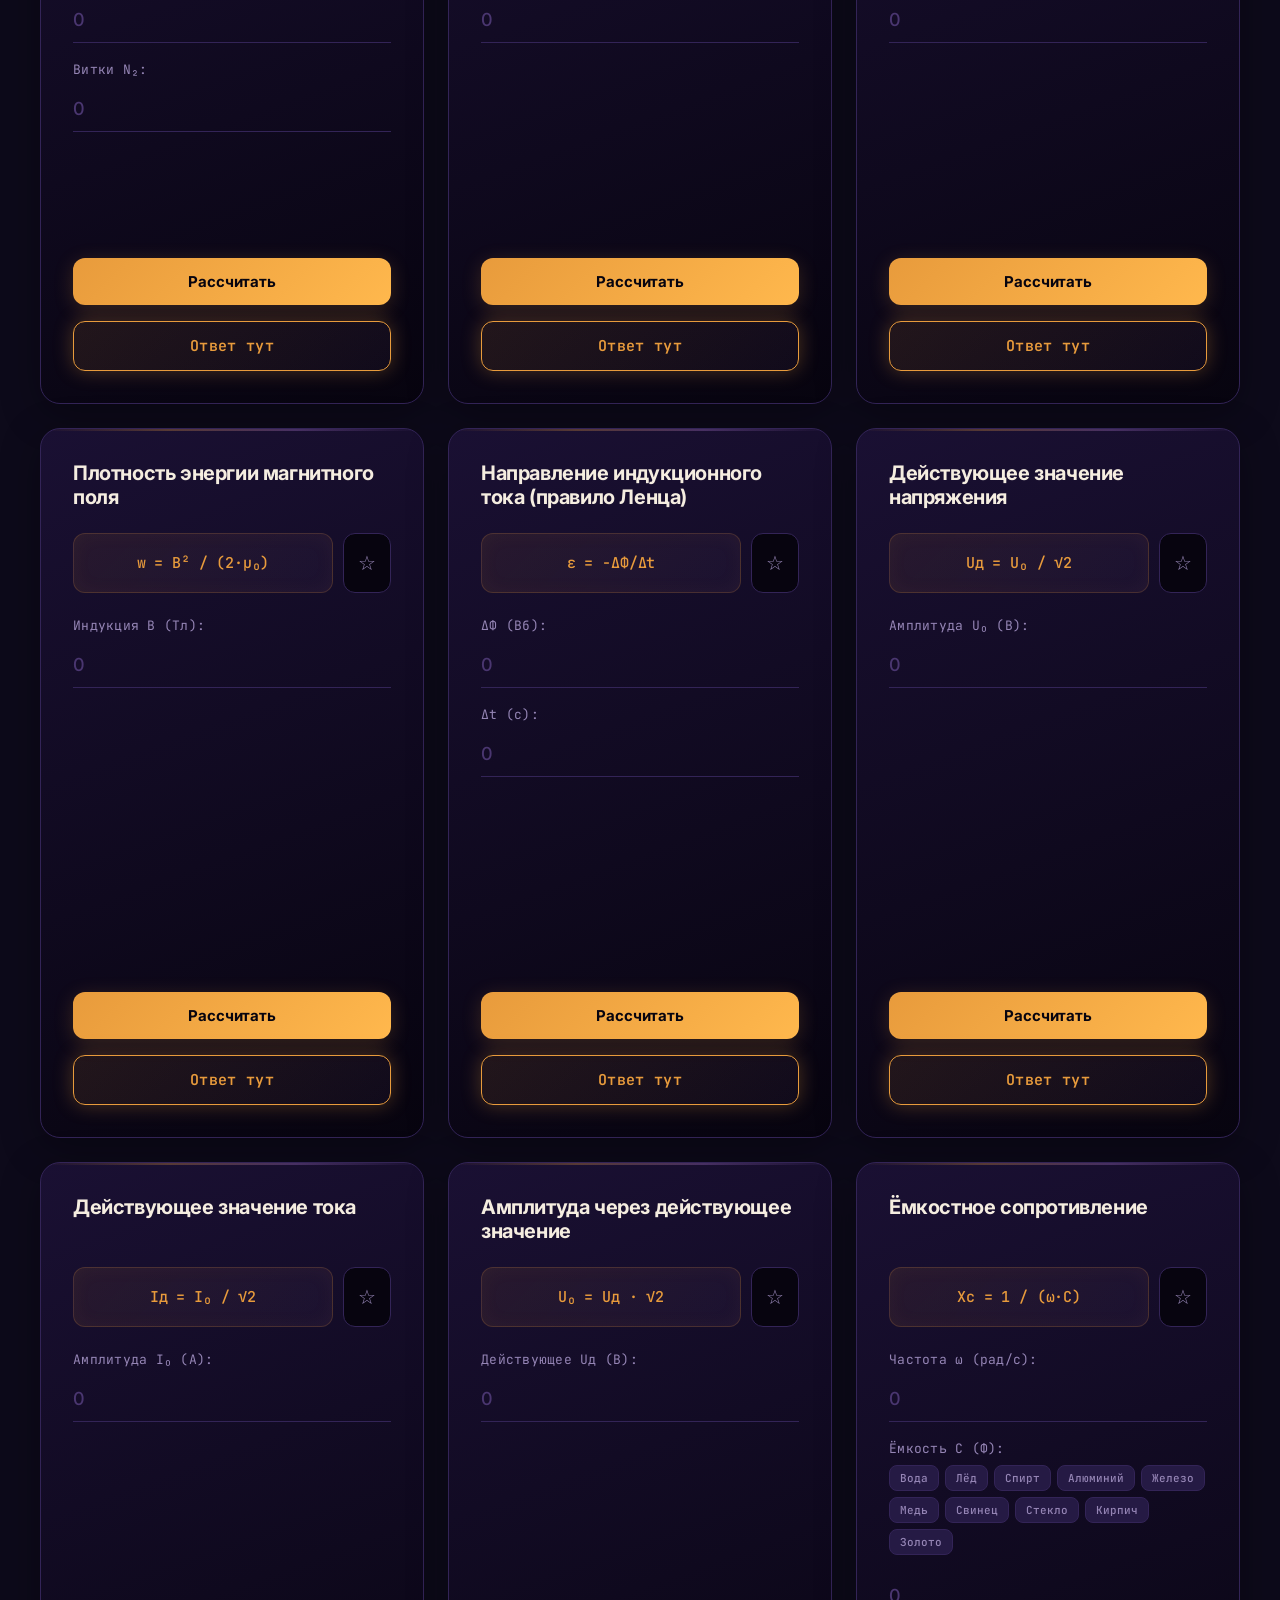
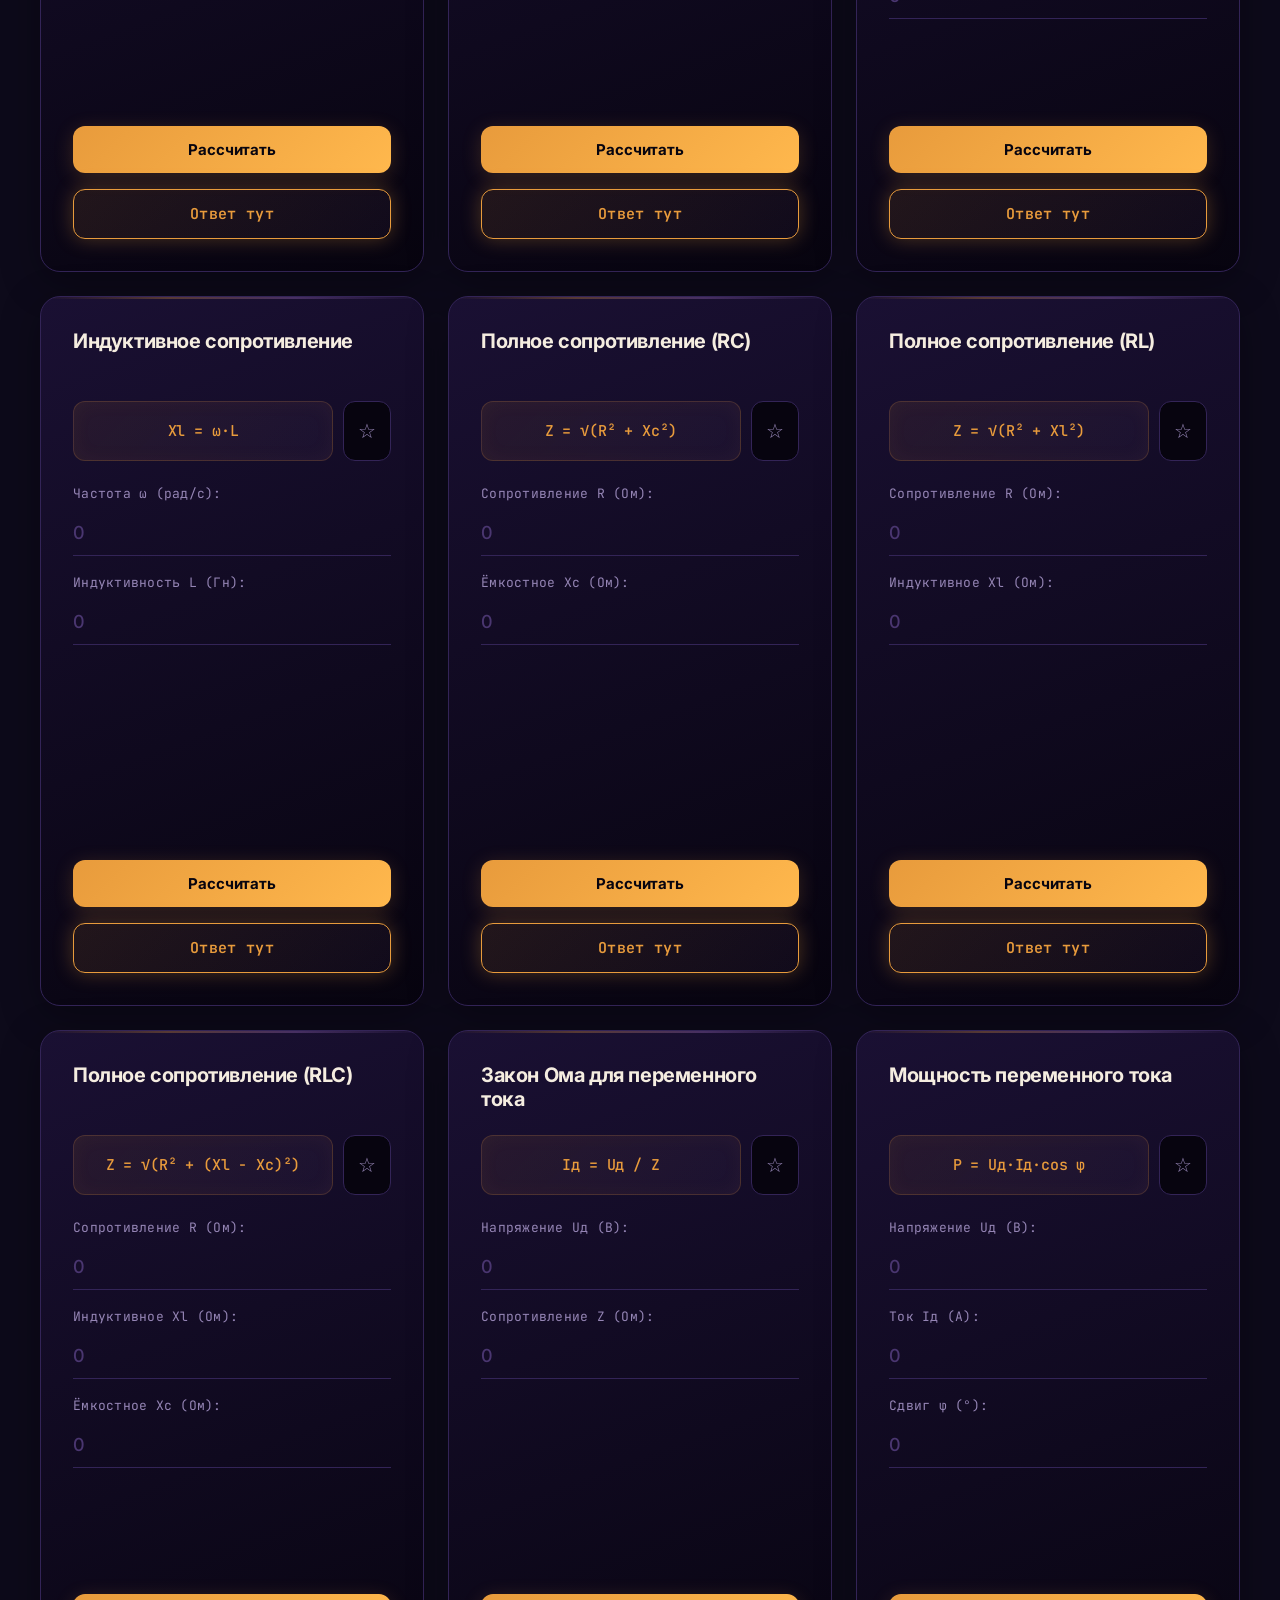
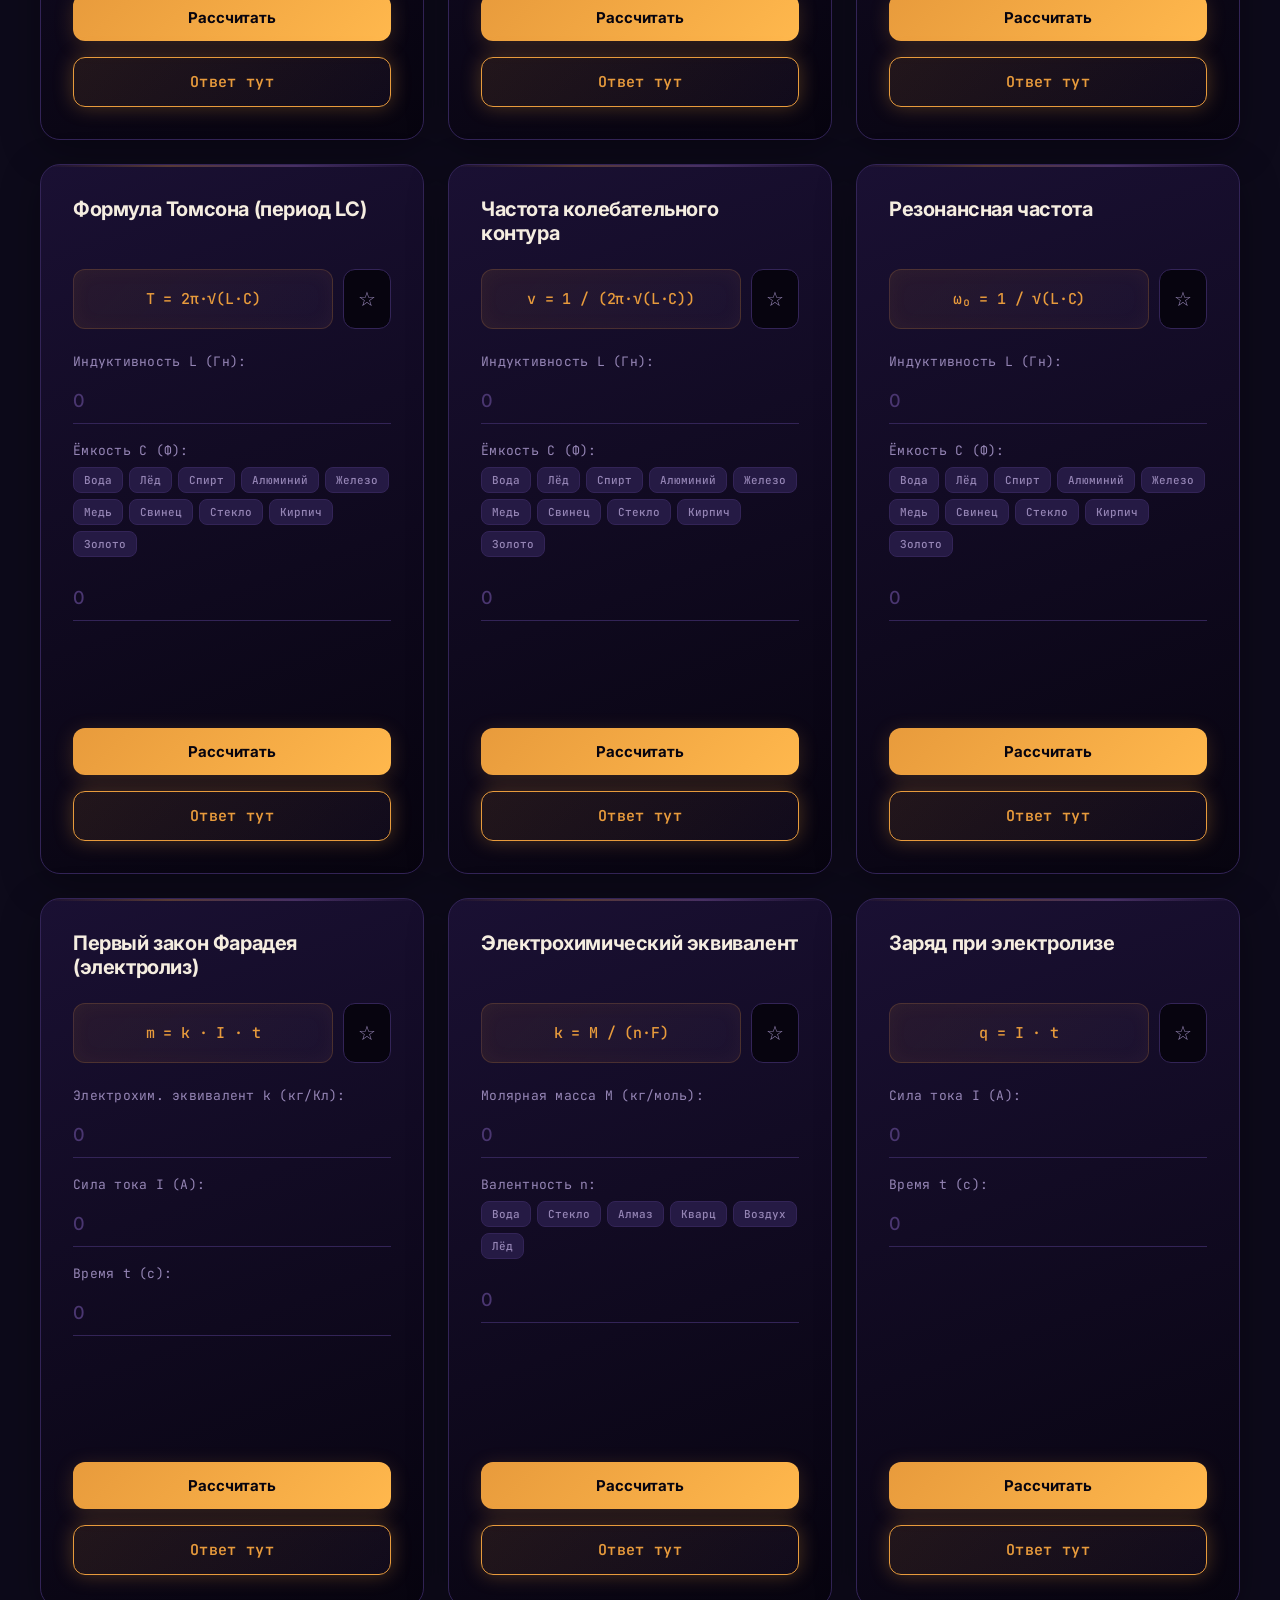
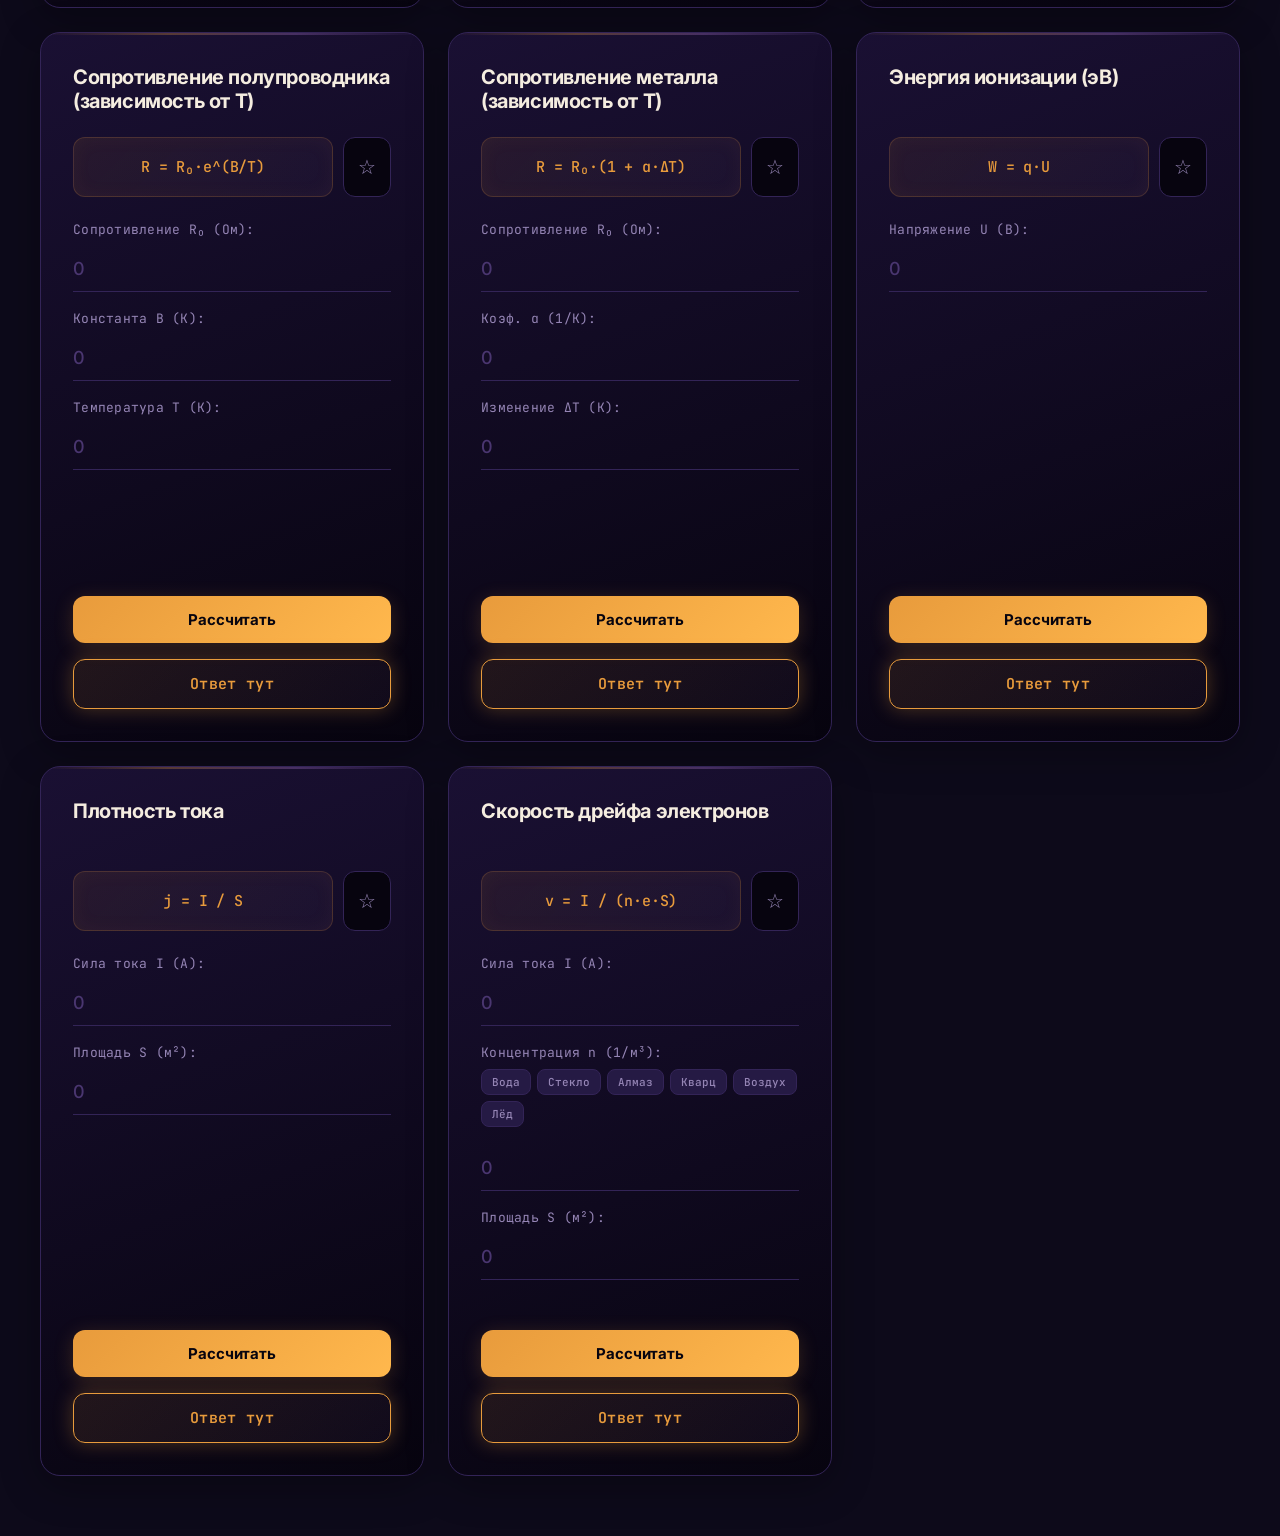
<file: pages/electro.html>
<!DOCTYPE html>
<html lang="ru">
<head>
  <meta charset="UTF-8">
  <meta name="viewport" content="width=device-width, initial-scale=1.0">
  <title>Электричество — Физитон</title>
  <link rel="preconnect" href="https://fonts.googleapis.com">
  <link rel="preconnect" href="https://fonts.gstatic.com" crossorigin>
  <link href="https://fonts.googleapis.com/css2?family=Inter:wght@400;500;600;800&family=JetBrains+Mono:wght@500&display=swap" rel="stylesheet">
  <link rel="stylesheet" href="../assets/style-space.css">
  <link rel="stylesheet" href="../assets/theme.css">
</head>
<body>
  <div class="stars-bg"></div>
  <a href="calculator.html" class="back">← формуляр</a>

  <header>
    <h1>Электричество</h1>
    <p id="count-electro">…</p>
  </header>

  <main id="formulas-container"></main>

  <script src="../formulas.js"></script>
  <script src="../assets/materials.js"></script>
  <script src="../script.js"></script>
  <script src="../assets/theme.js"></script>
  <script>
    renderSection('electro', 'formulas-container');
  </script>
</body>
</html>
</file>
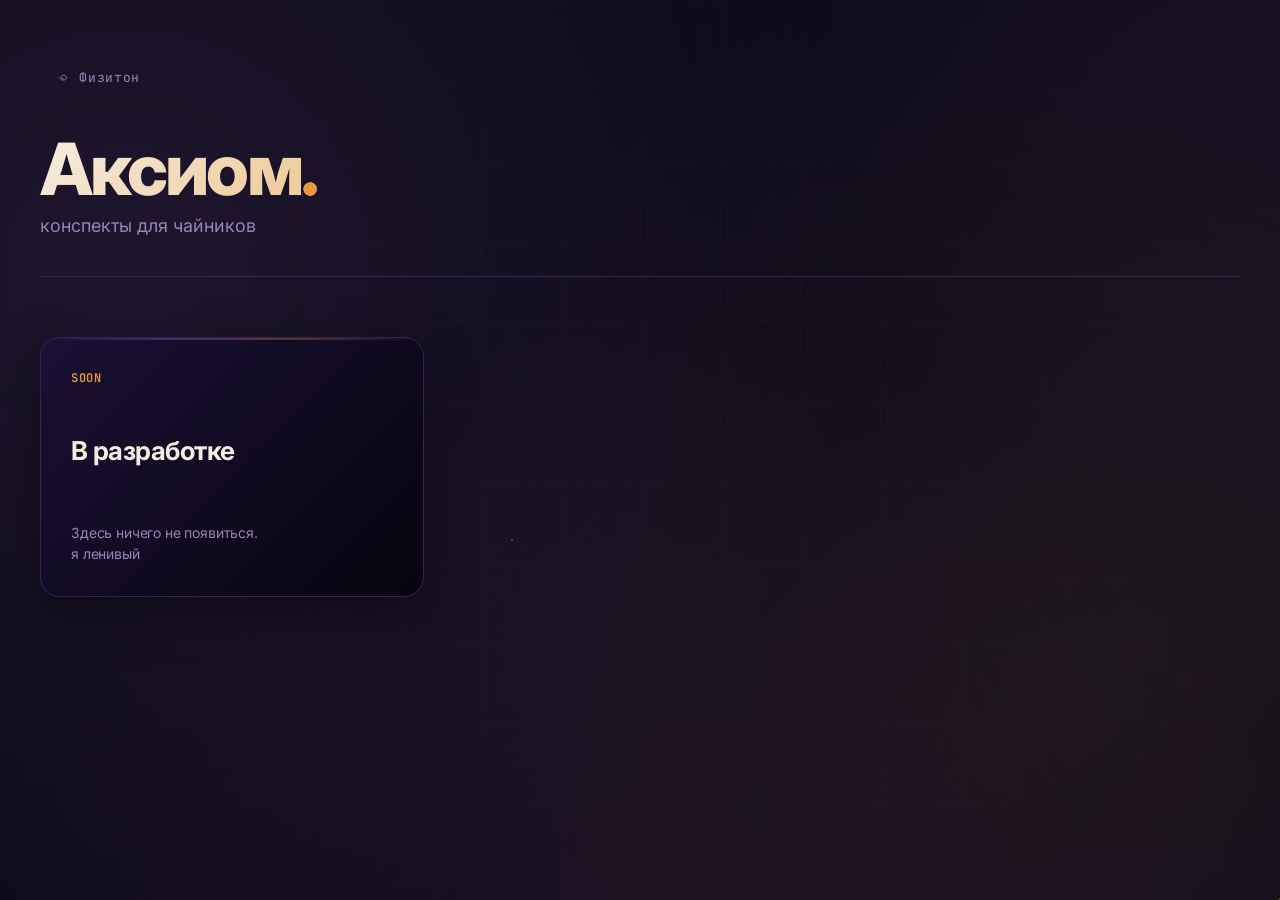
<file: pages/explainer.html>
<!DOCTYPE html>
<html lang="ru">
<head>
  <meta charset="UTF-8">
  <meta name="viewport" content="width=device-width, initial-scale=1.0">
  <title>Аксиом - Физитон</title>
  <link rel="preconnect" href="https://fonts.googleapis.com">
  <link rel="preconnect" href="https://fonts.gstatic.com" crossorigin>
  <link href="https://fonts.googleapis.com/css2?family=Inter:wght@400;500;600;800&family=JetBrains+Mono:wght@500&display=swap" rel="stylesheet">
  <link rel="stylesheet" href="../assets/style-space.css">
  <link rel="stylesheet" href="../assets/theme.css">
</head>
<body>
  <div class="stars-bg"></div>
  <a href="../index.html" class="back">꩜ Физитон</a>

  <header>

    <h1>Аксиом</h1>
    <p>конспекты для чайников</p>

  </header>

  <main class="menu">

    <a href="#" class="card">

      <span class="icon">Soon</span>
      <h2>В разработке</h2>
      <p>Здесь ничего не появиться. я ленивый</p>
    </a>

  </main>

</body>
</html>
</file>
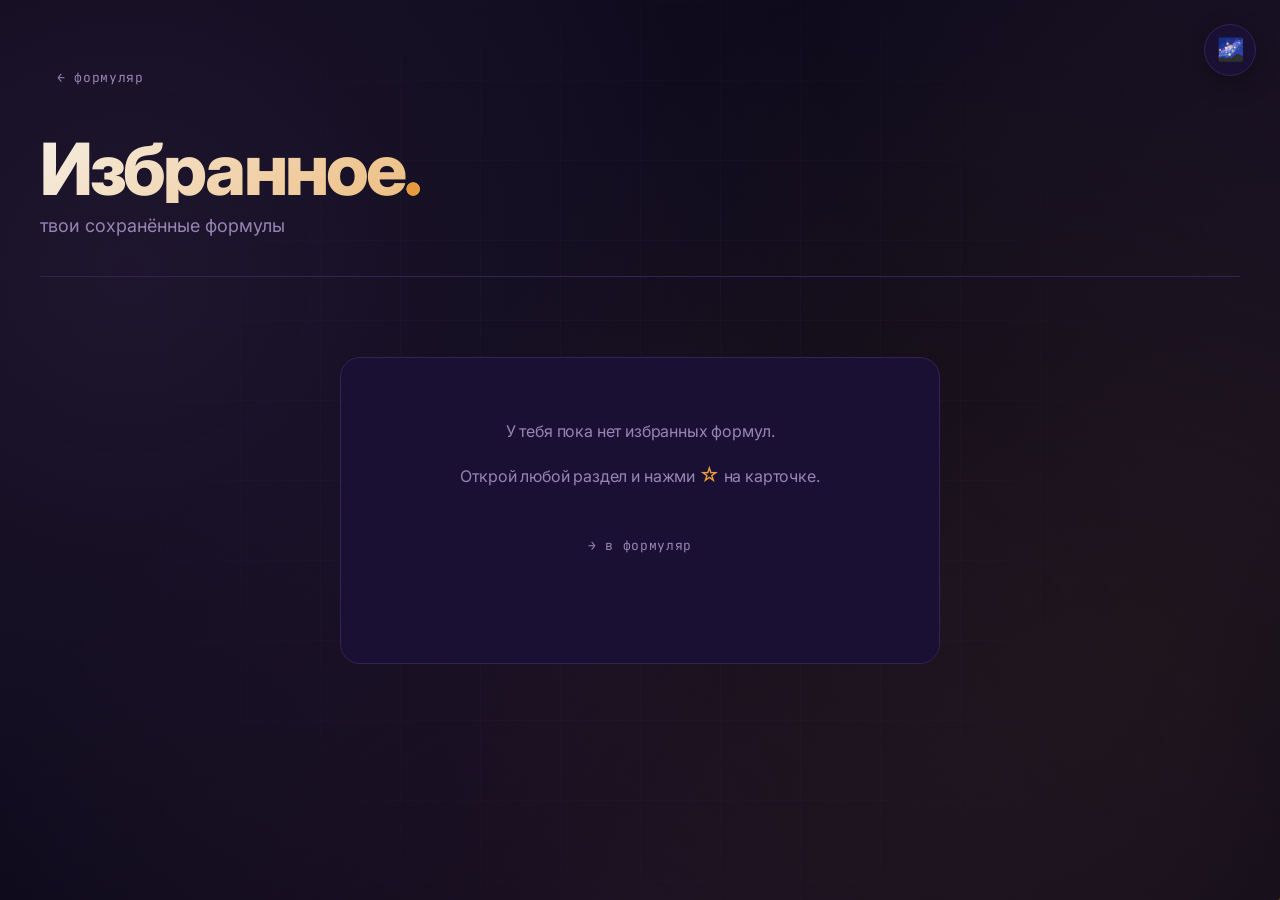
<file: pages/favorites.html>
<!DOCTYPE html>
<html lang="ru">
<head>
  <meta charset="UTF-8">
  <meta name="viewport" content="width=device-width, initial-scale=1.0">
  <title>Избранное — Физитон</title>

  <!-- Шрифты -->
  <link rel="preconnect" href="https://fonts.googleapis.com">
  <link rel="preconnect" href="https://fonts.gstatic.com" crossorigin>
  <link href="https://fonts.googleapis.com/css2?family=Inter:wght@400;500;600;800&family=JetBrains+Mono:wght@500&display=swap" rel="stylesheet">

  <!-- Стили -->
  <link rel="stylesheet" href="../assets/style-space.css">
  <link rel="stylesheet" href="../assets/theme.css">
</head>
<body>

  <div class="stars-bg"></div>
  <a href="calculator.html" class="back">← формуляр</a>

  <header>
    <h1>Избранное</h1>
    <p>твои сохранённые формулы</p>
  </header>

  <main id="favorites-container"></main>

  <!-- Скрипты -->
  <script src="../formulas.js"></script>
  <script src="../assets/materials.js"></script>
  <script src="../script.js"></script>
  <script src="../assets/theme.js"></script>
  <script>
    renderFavorites('favorites-container');
  </script>
</body>
</html>
</file>
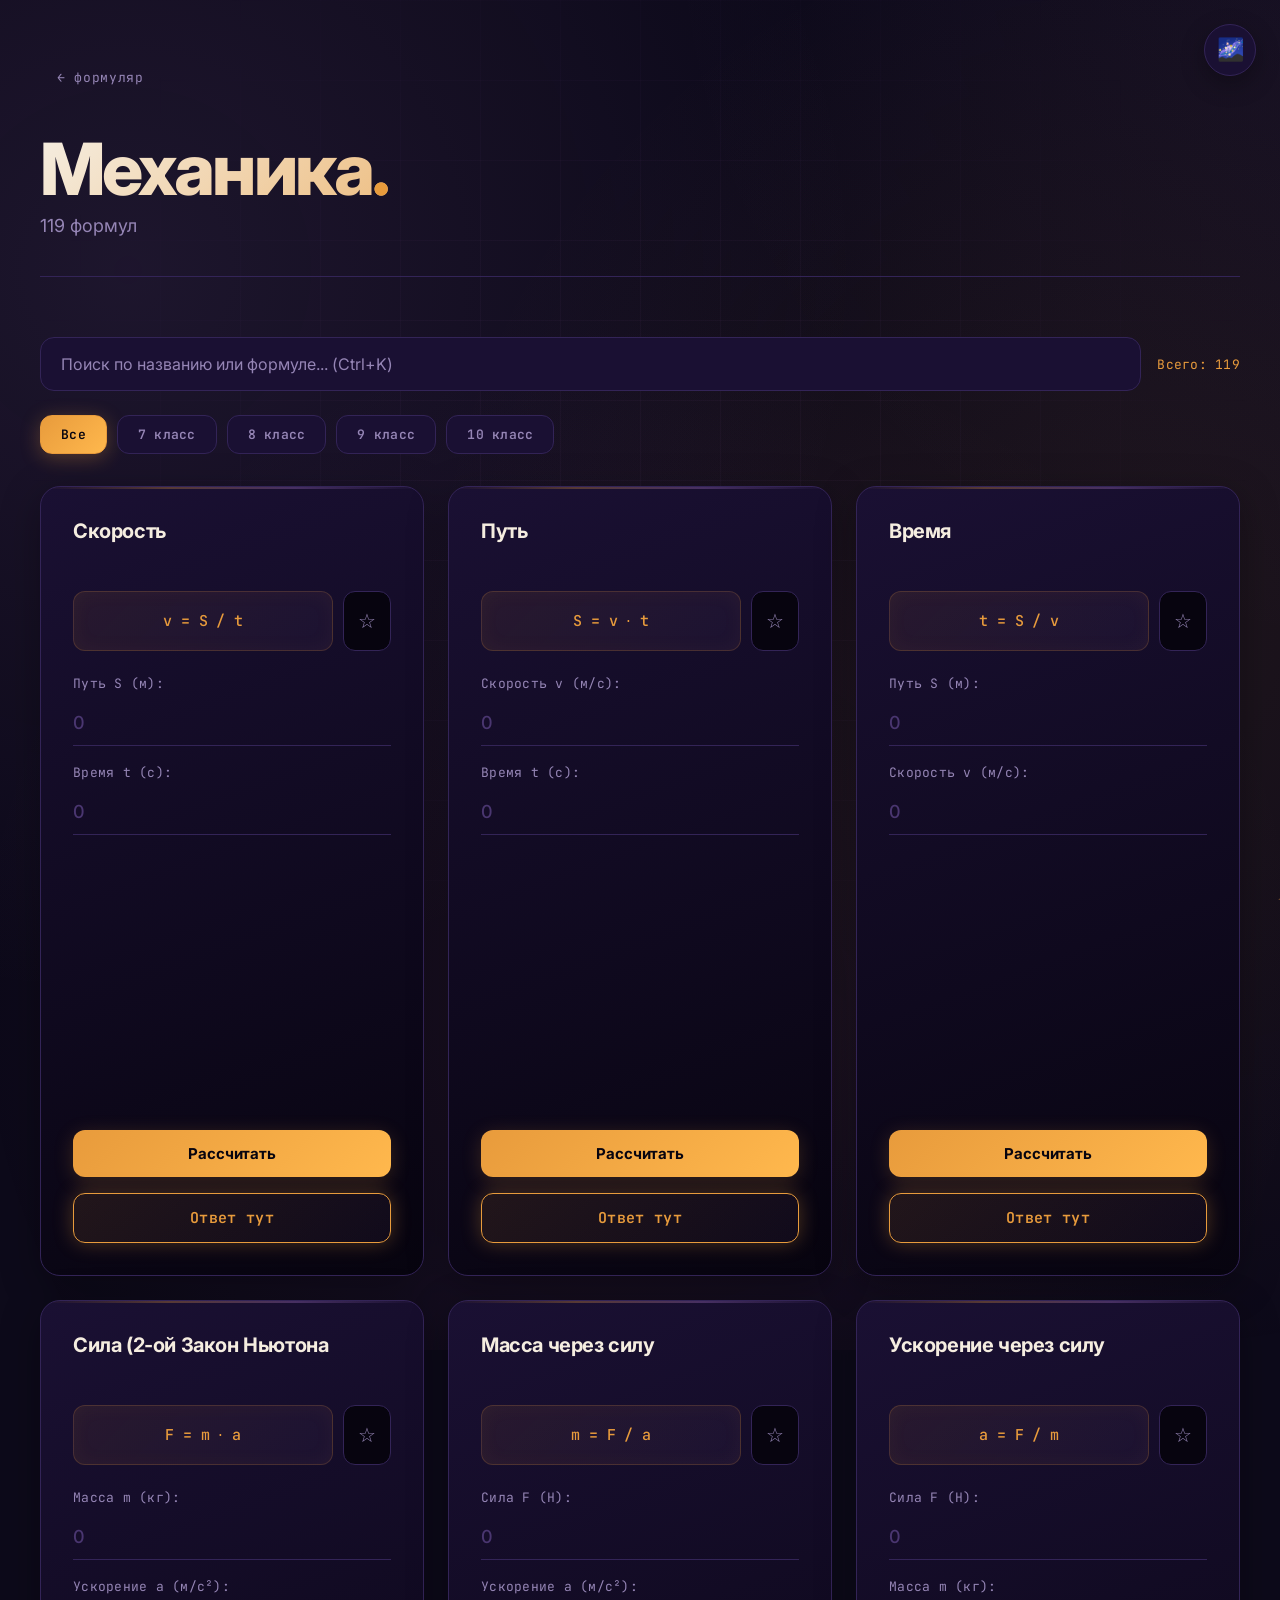
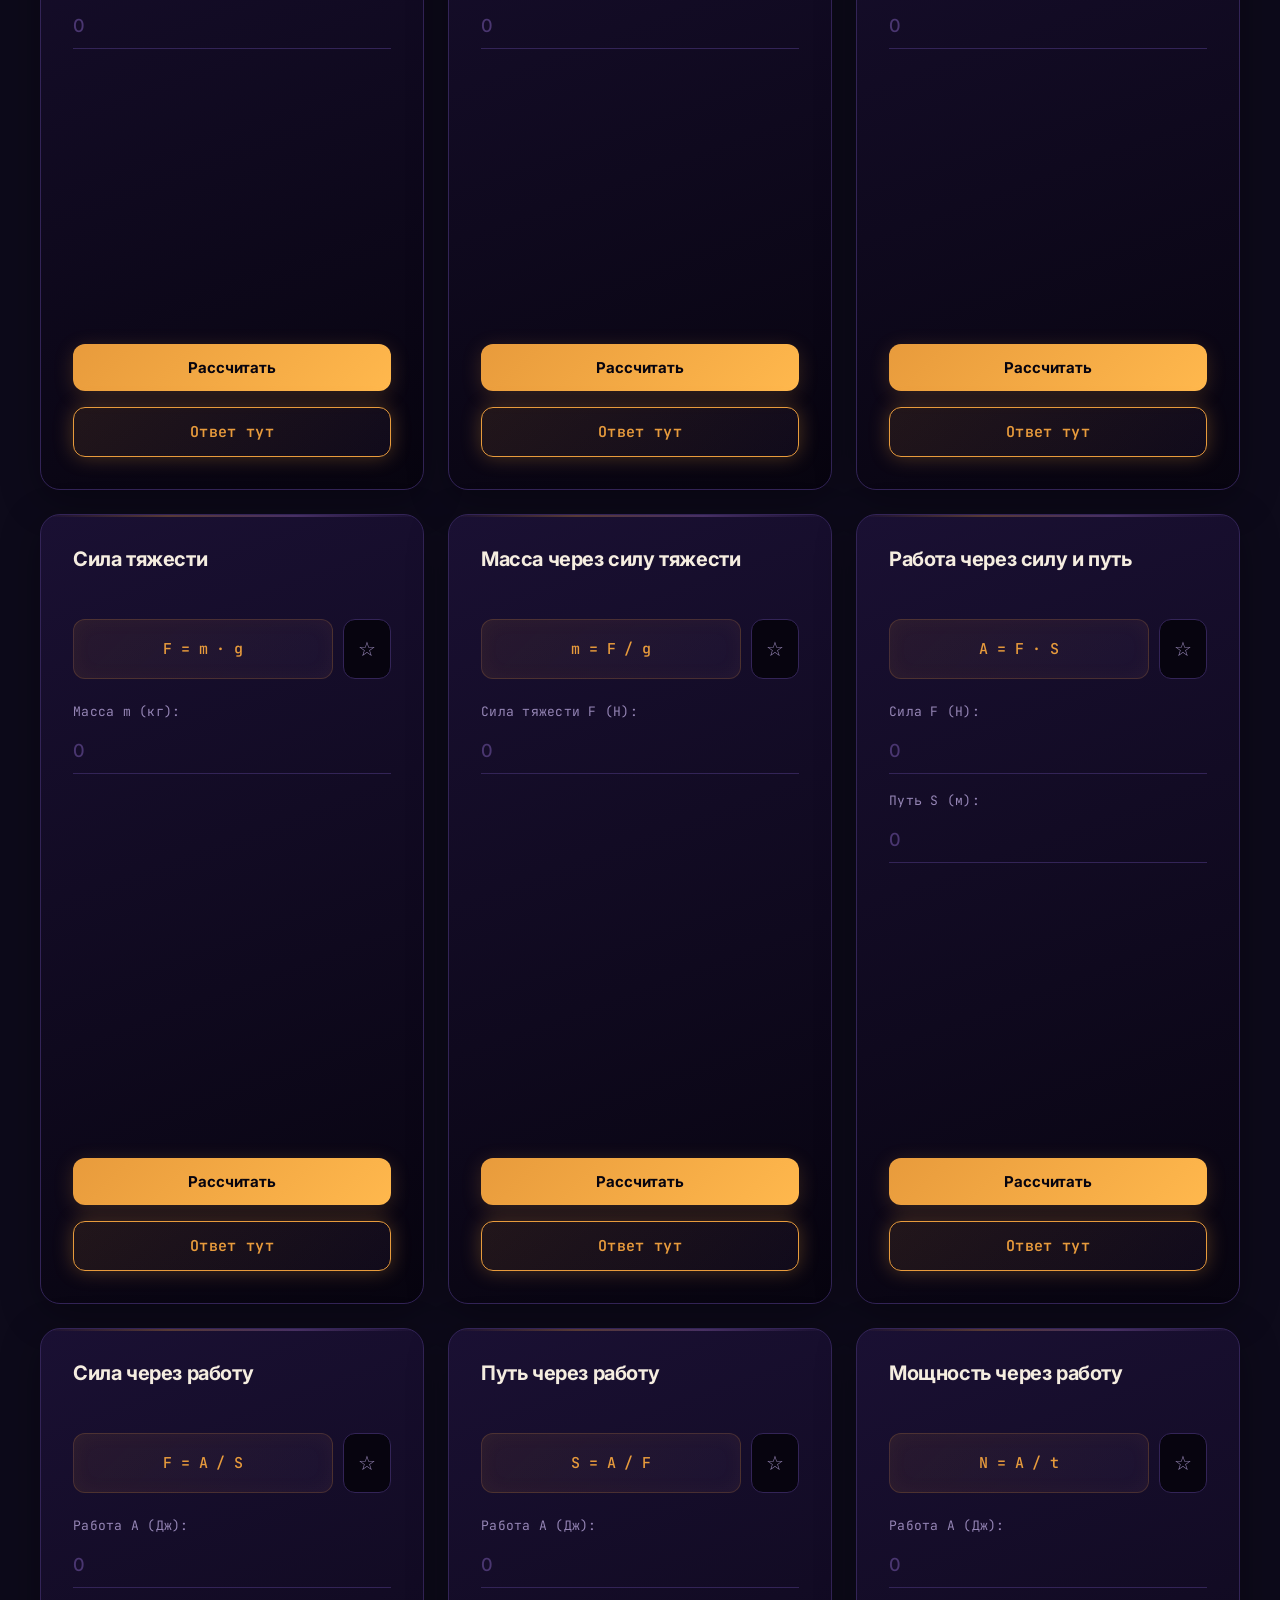
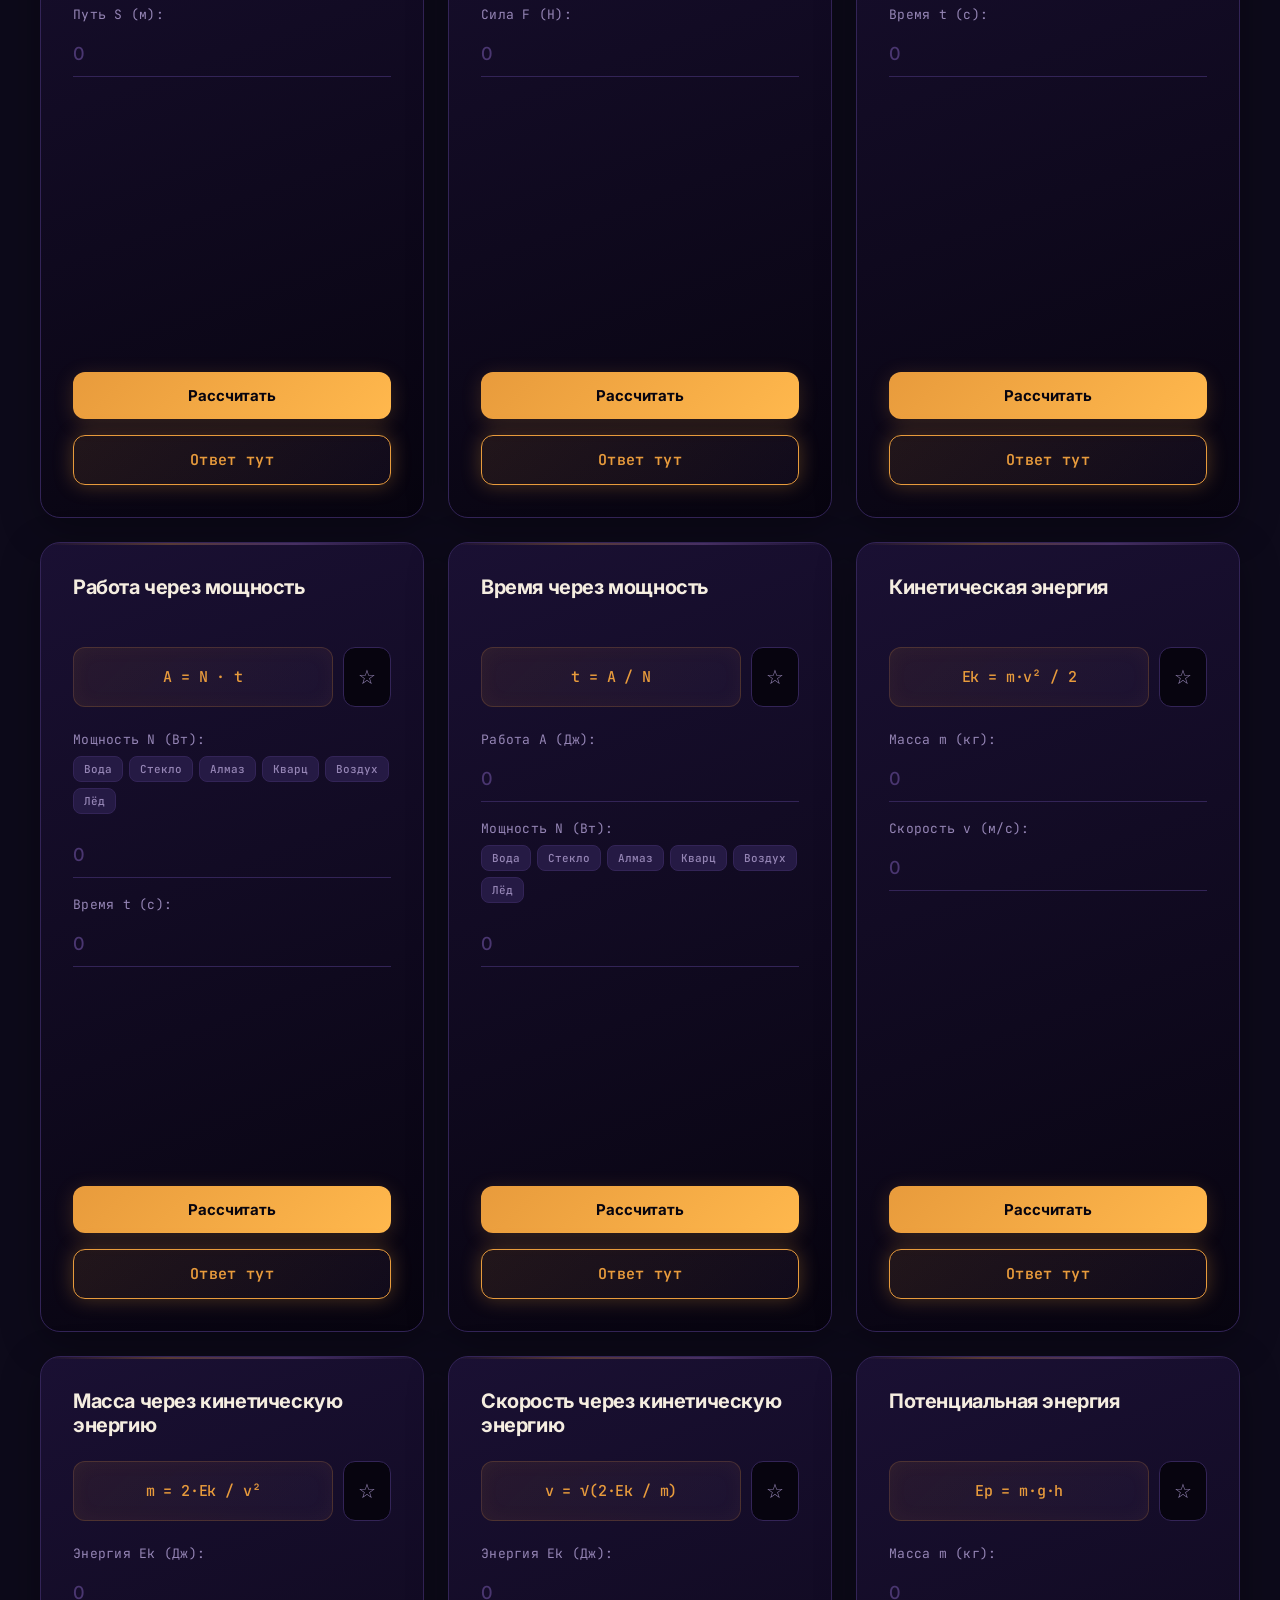
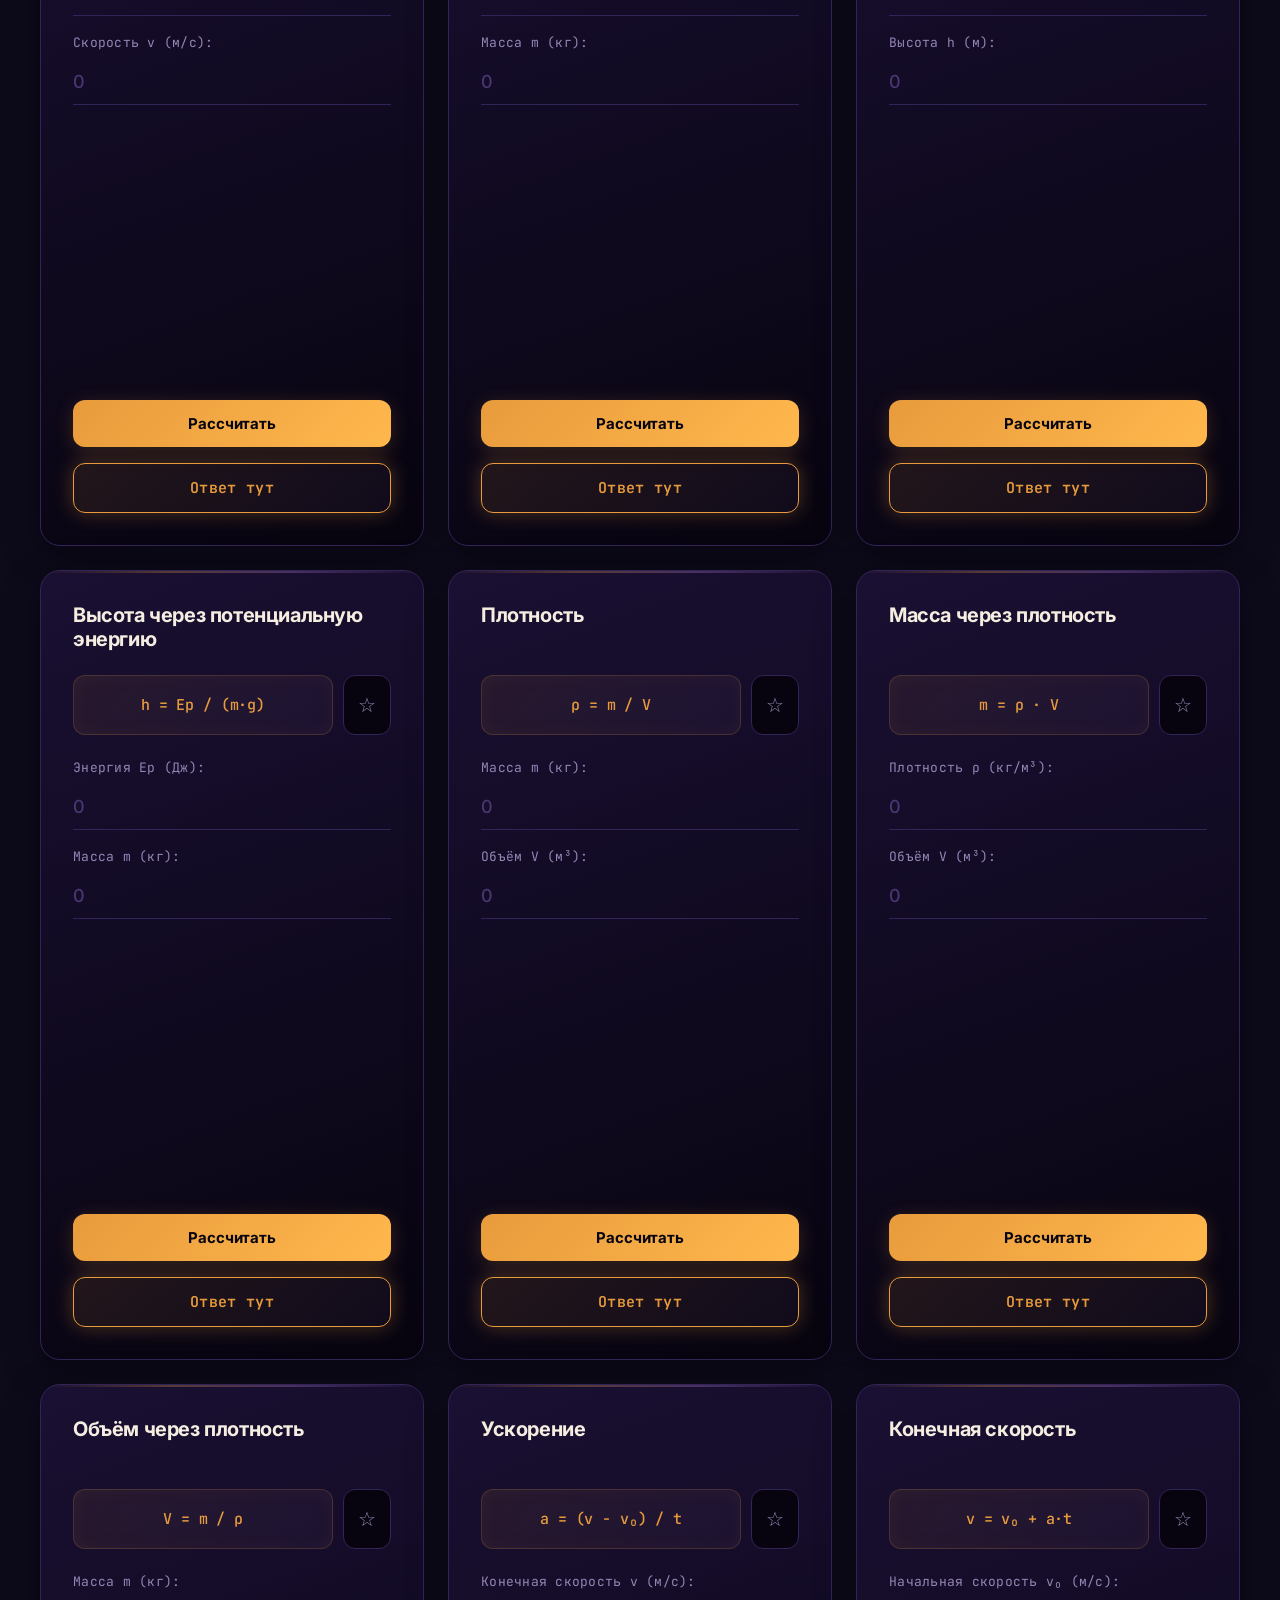
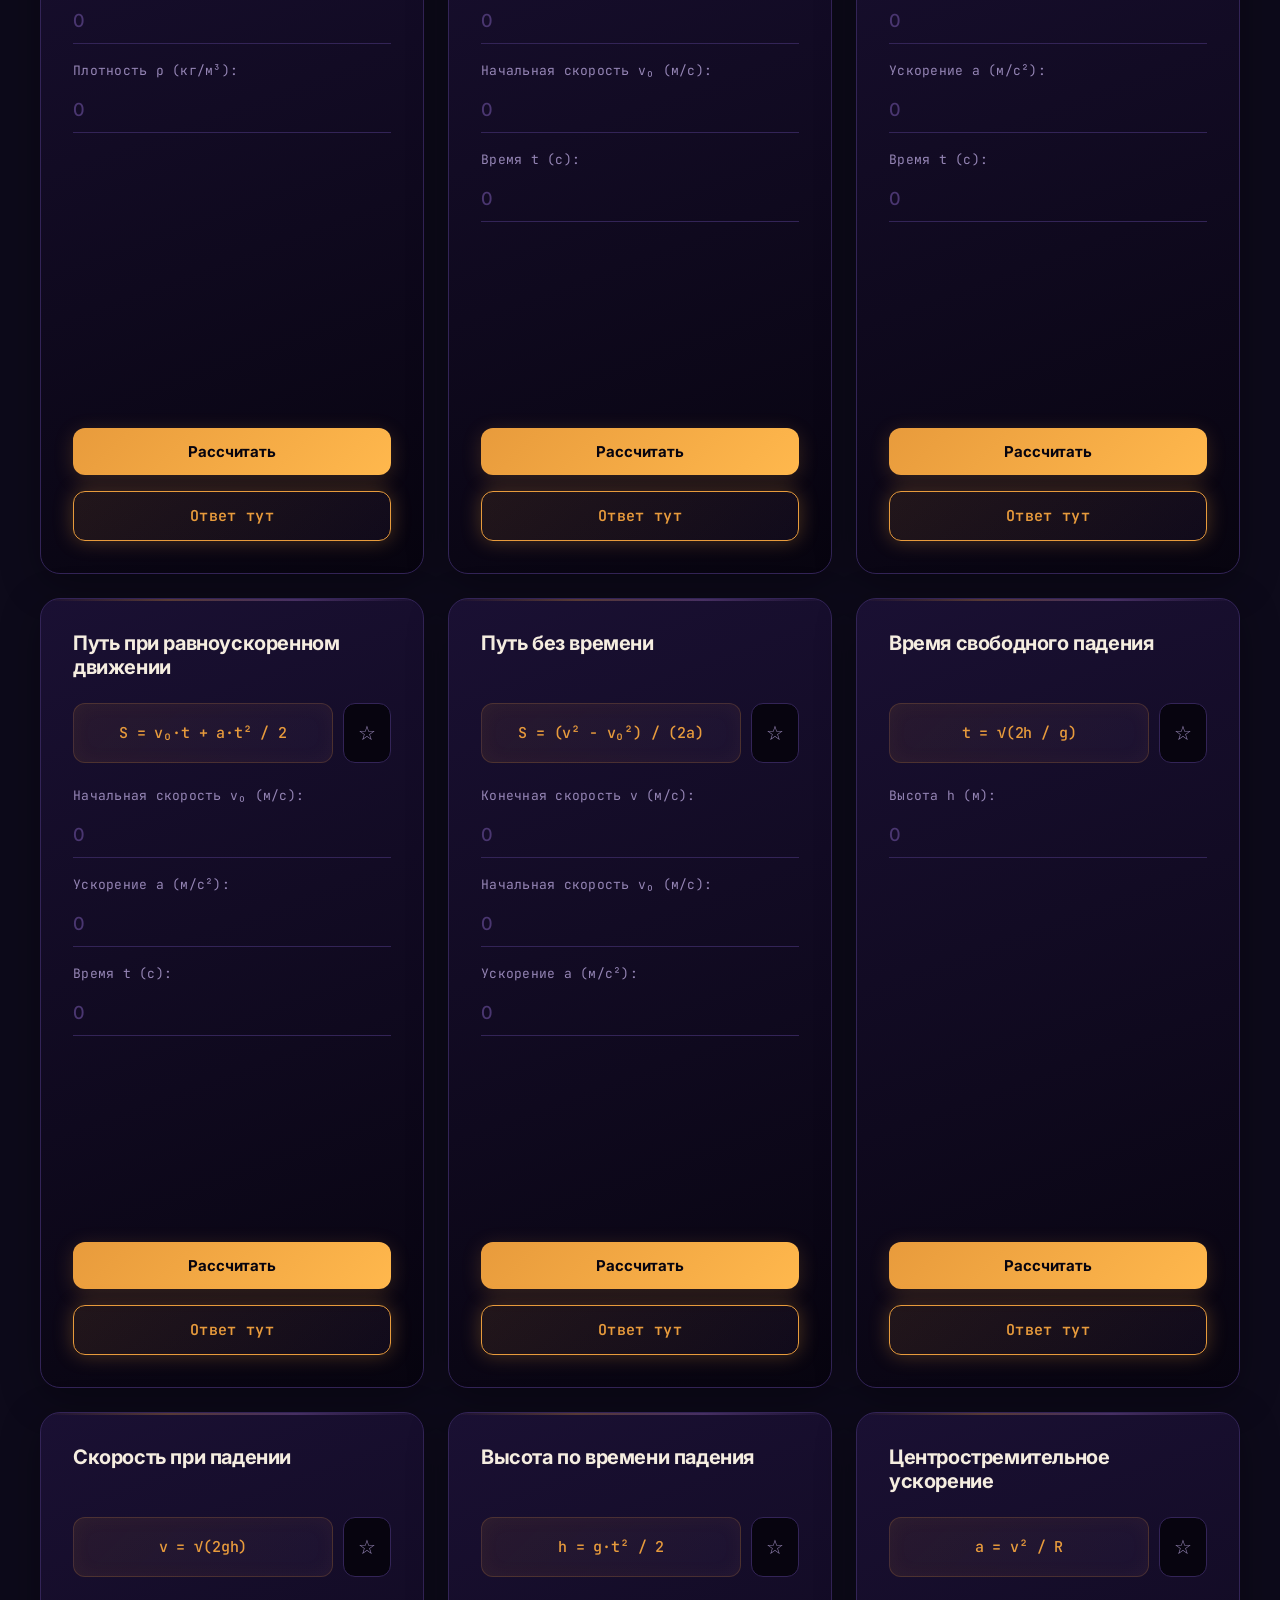
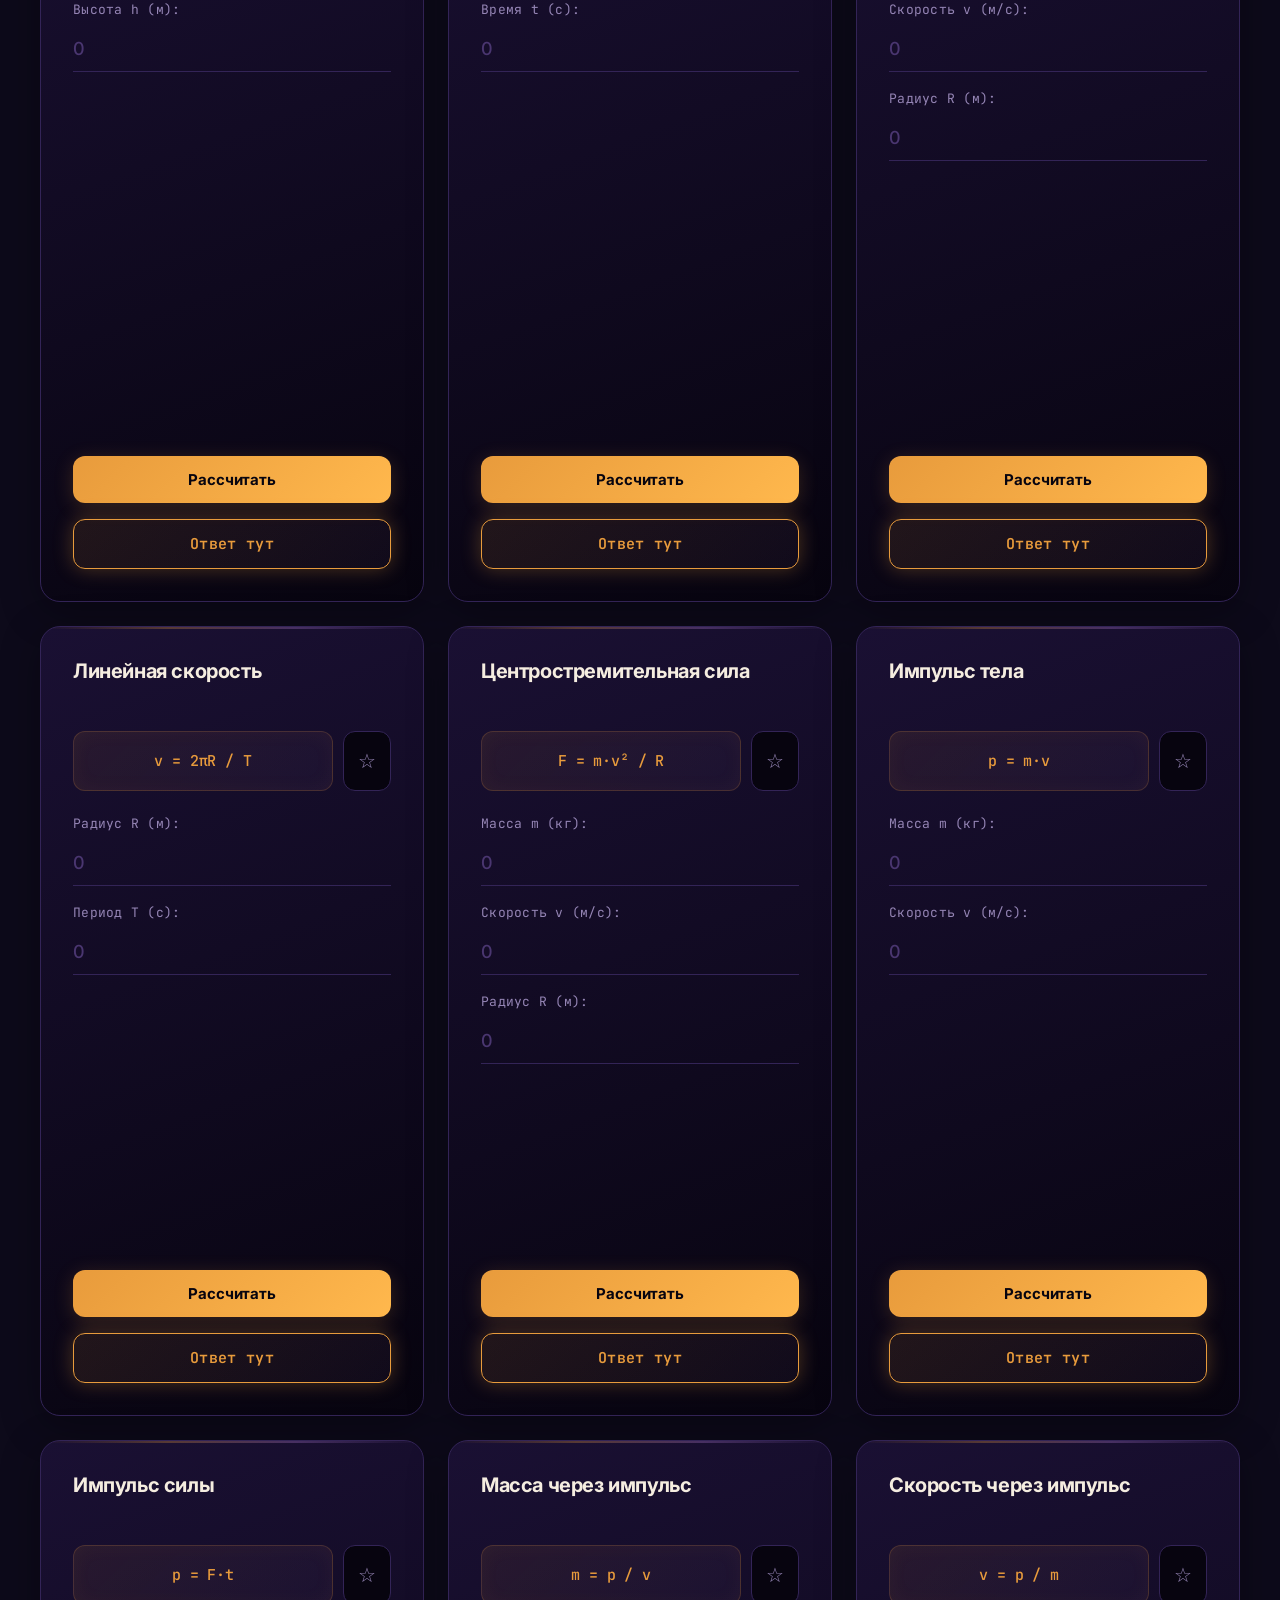
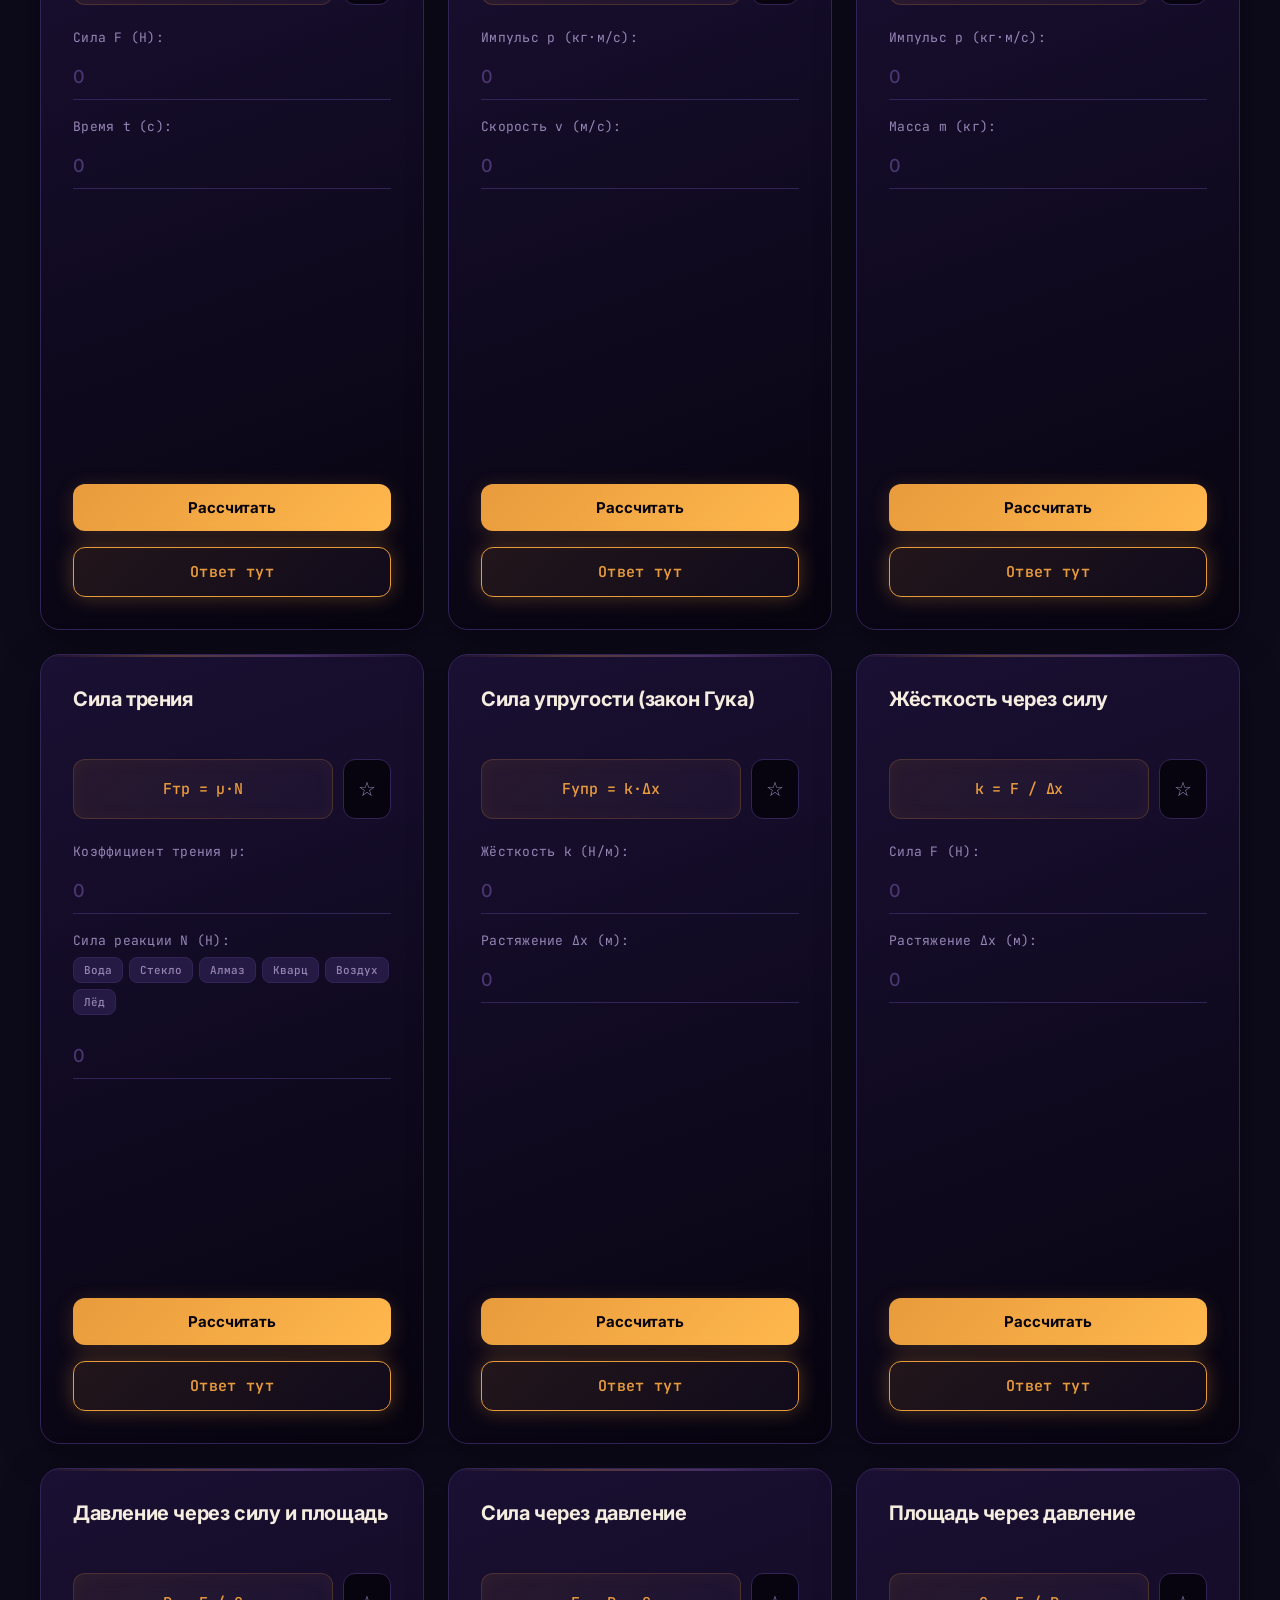
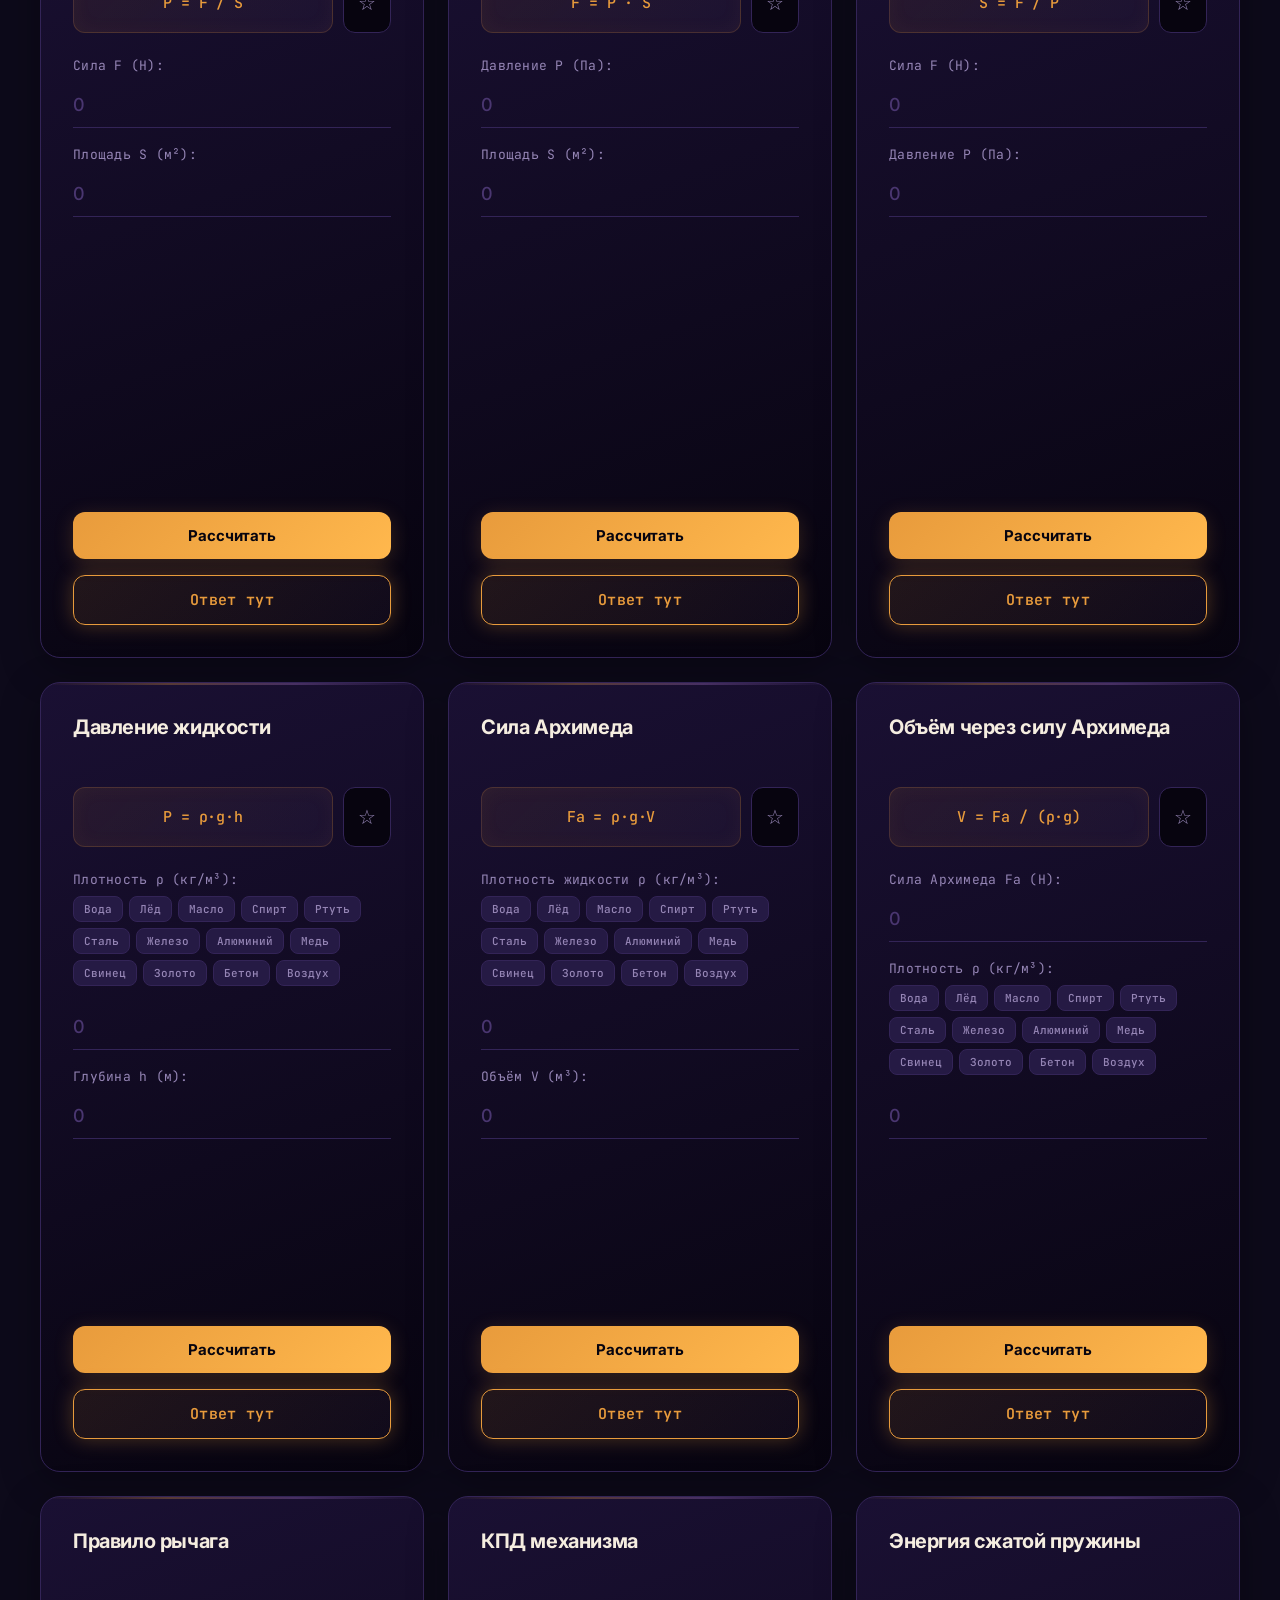
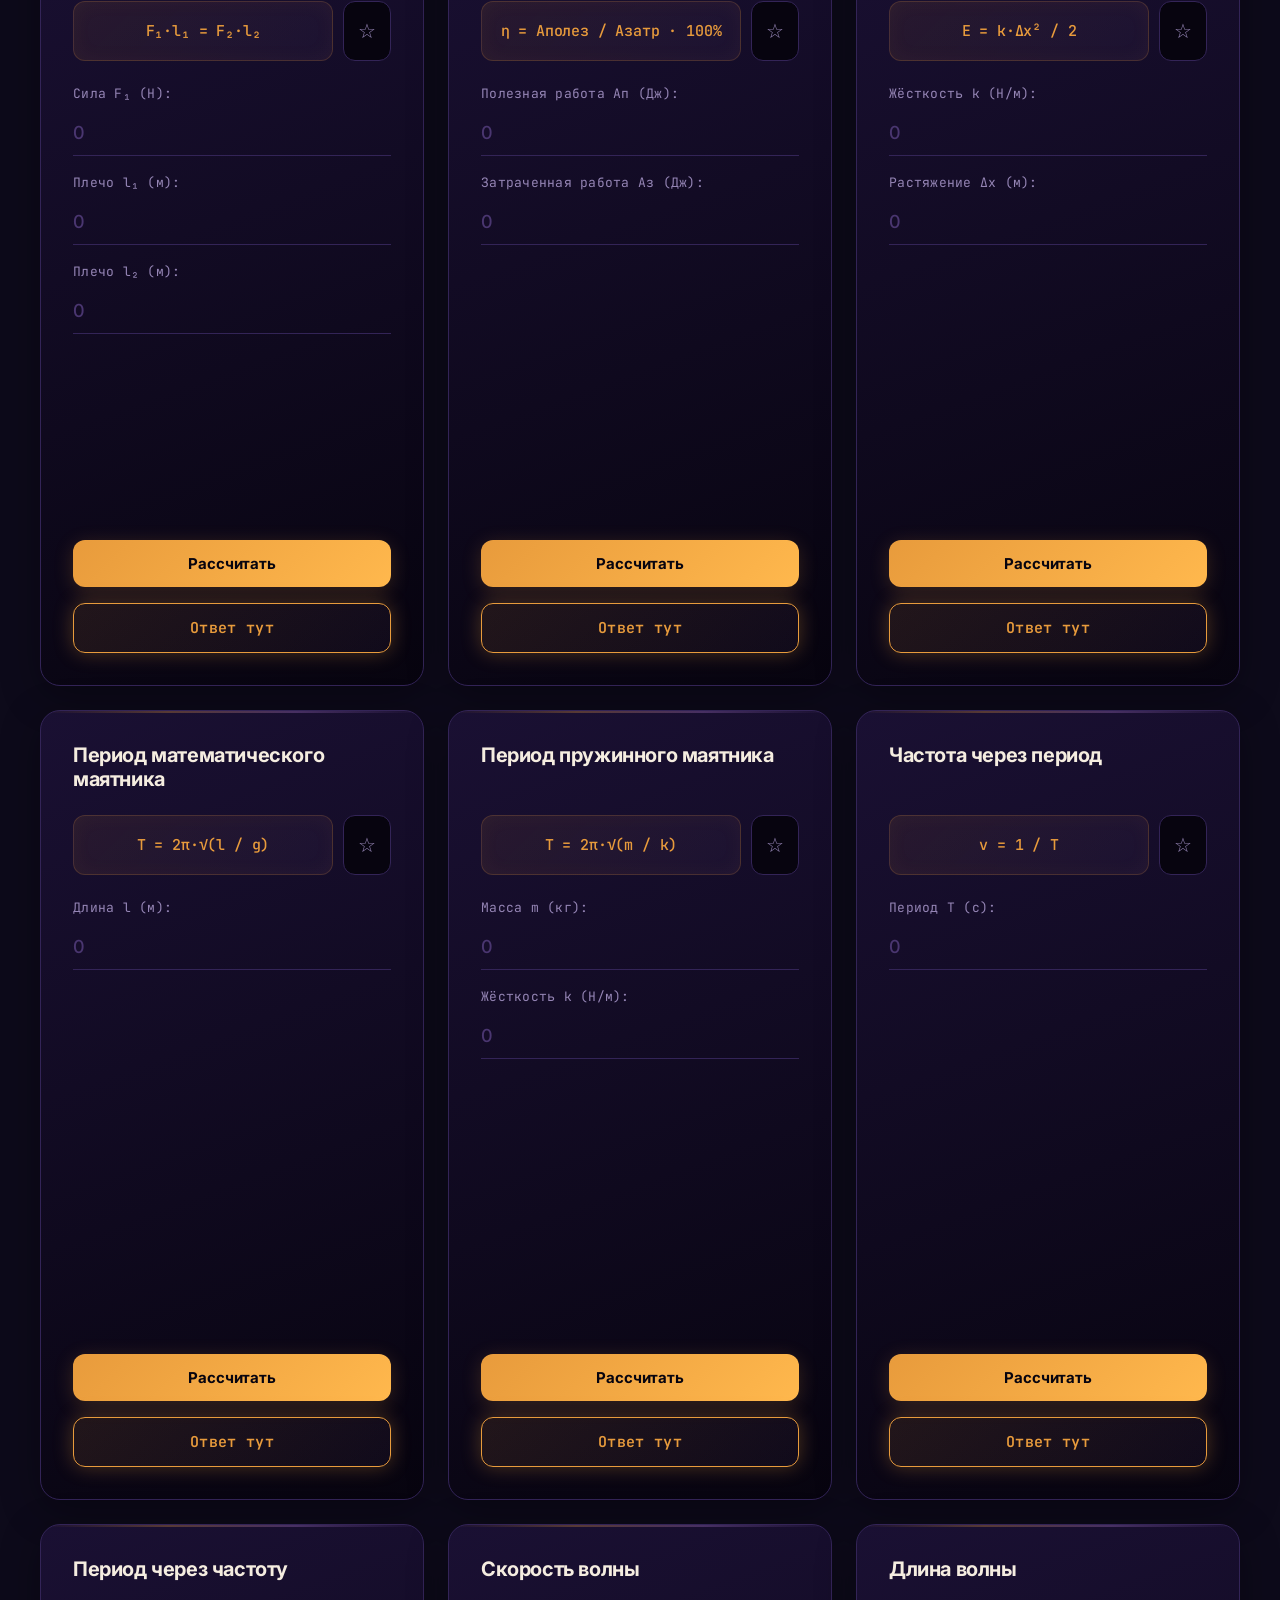
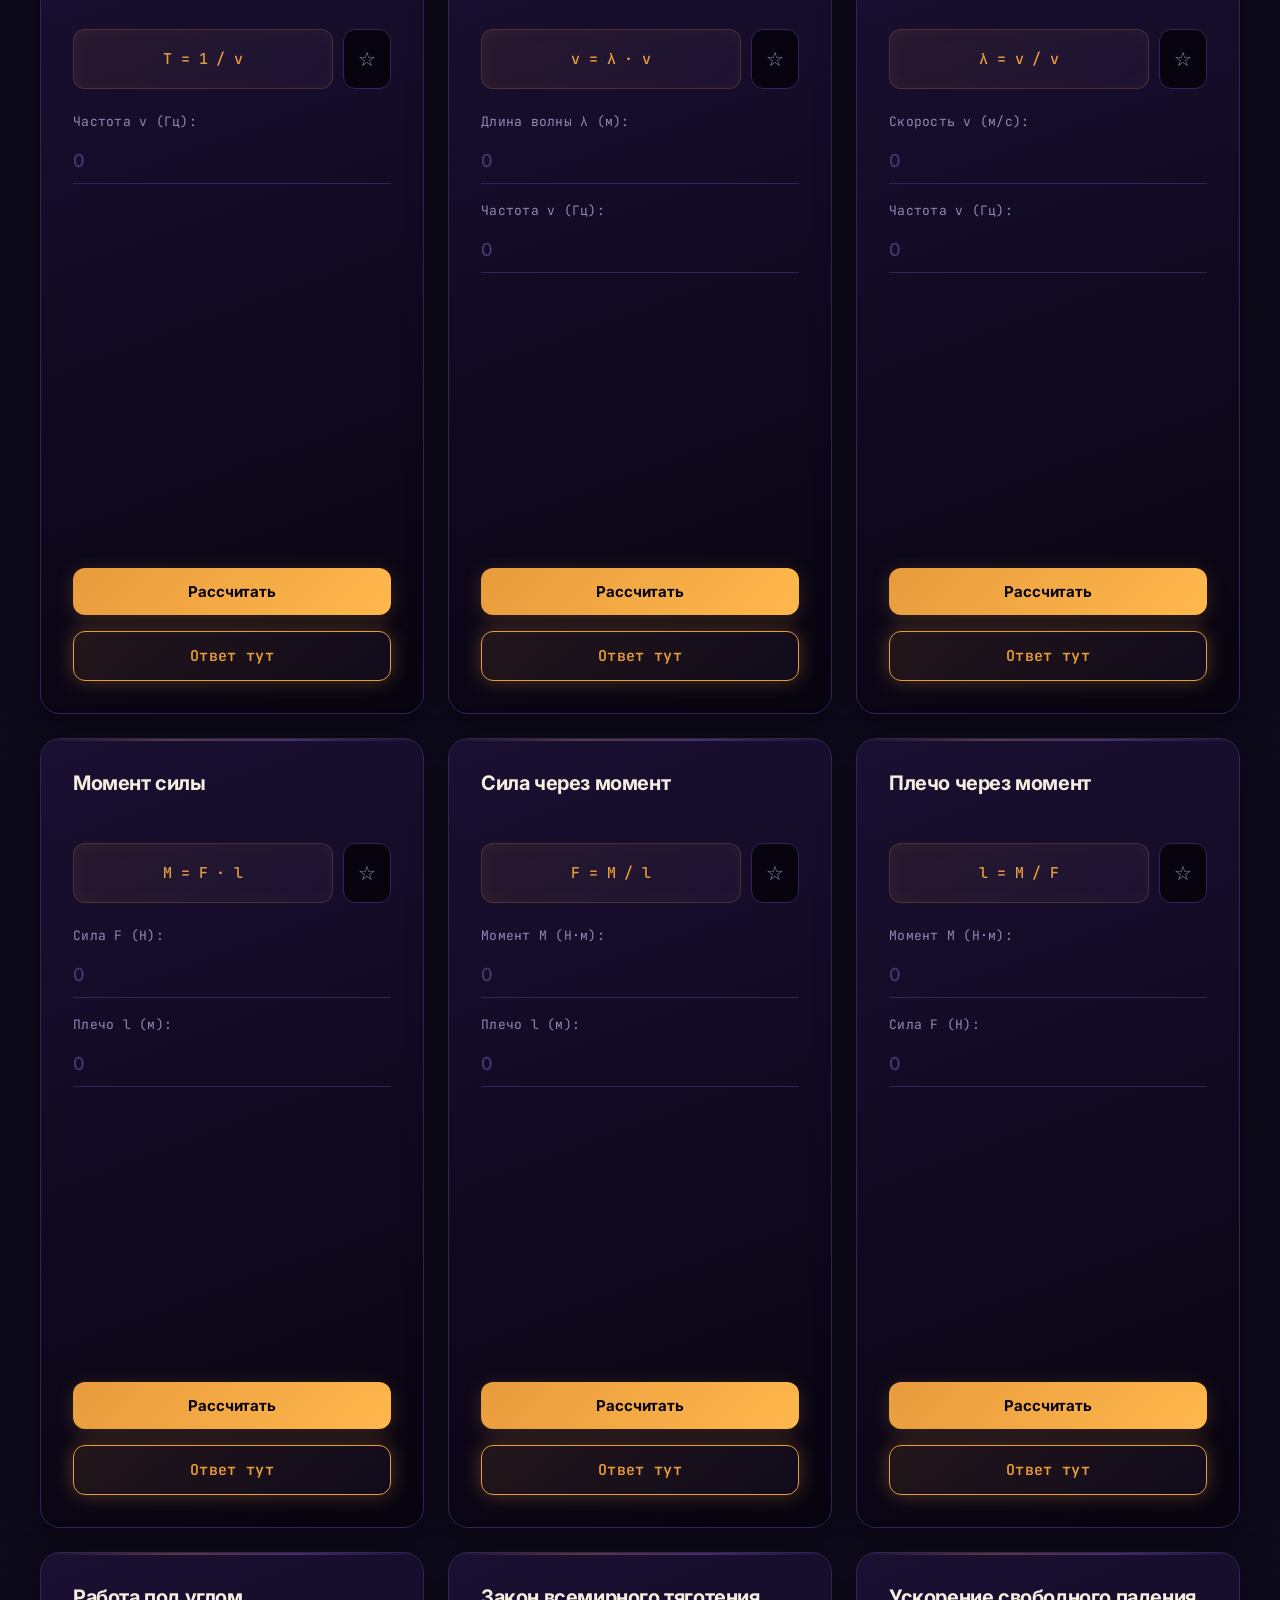
<file: pages/mehanika.html>
<!DOCTYPE html>
<html lang="ru">
<head>
  <meta charset="UTF-8">
  <meta name="viewport" content="width=device-width, initial-scale=1.0">
  <title>Механика — Физитон</title>
  <link rel="preconnect" href="https://fonts.googleapis.com">
  <link rel="preconnect" href="https://fonts.gstatic.com" crossorigin>
  <link href="https://fonts.googleapis.com/css2?family=Inter:wght@400;500;600;800&family=JetBrains+Mono:wght@500&display=swap" rel="stylesheet">
  <link rel="stylesheet" href="../assets/style-space.css">
  <link rel="stylesheet" href="../assets/theme.css">
</head>
<body>
  <div class="stars-bg"></div>
  <a href="calculator.html" class="back">← формуляр</a>

  <header>
    <h1>Механика</h1>
    <p id="section-count">…</p>
  </header>

  <main id="formulas-container"></main>

  <script src="../formulas.js"></script>
  <script src="../assets/materials.js"></script>
  <script src="../script.js"></script>
  <script src="../assets/theme.js"></script>
  <script>
    renderSection('mehanika', 'formulas-container');
  </script>
</body>
</html>
</file>
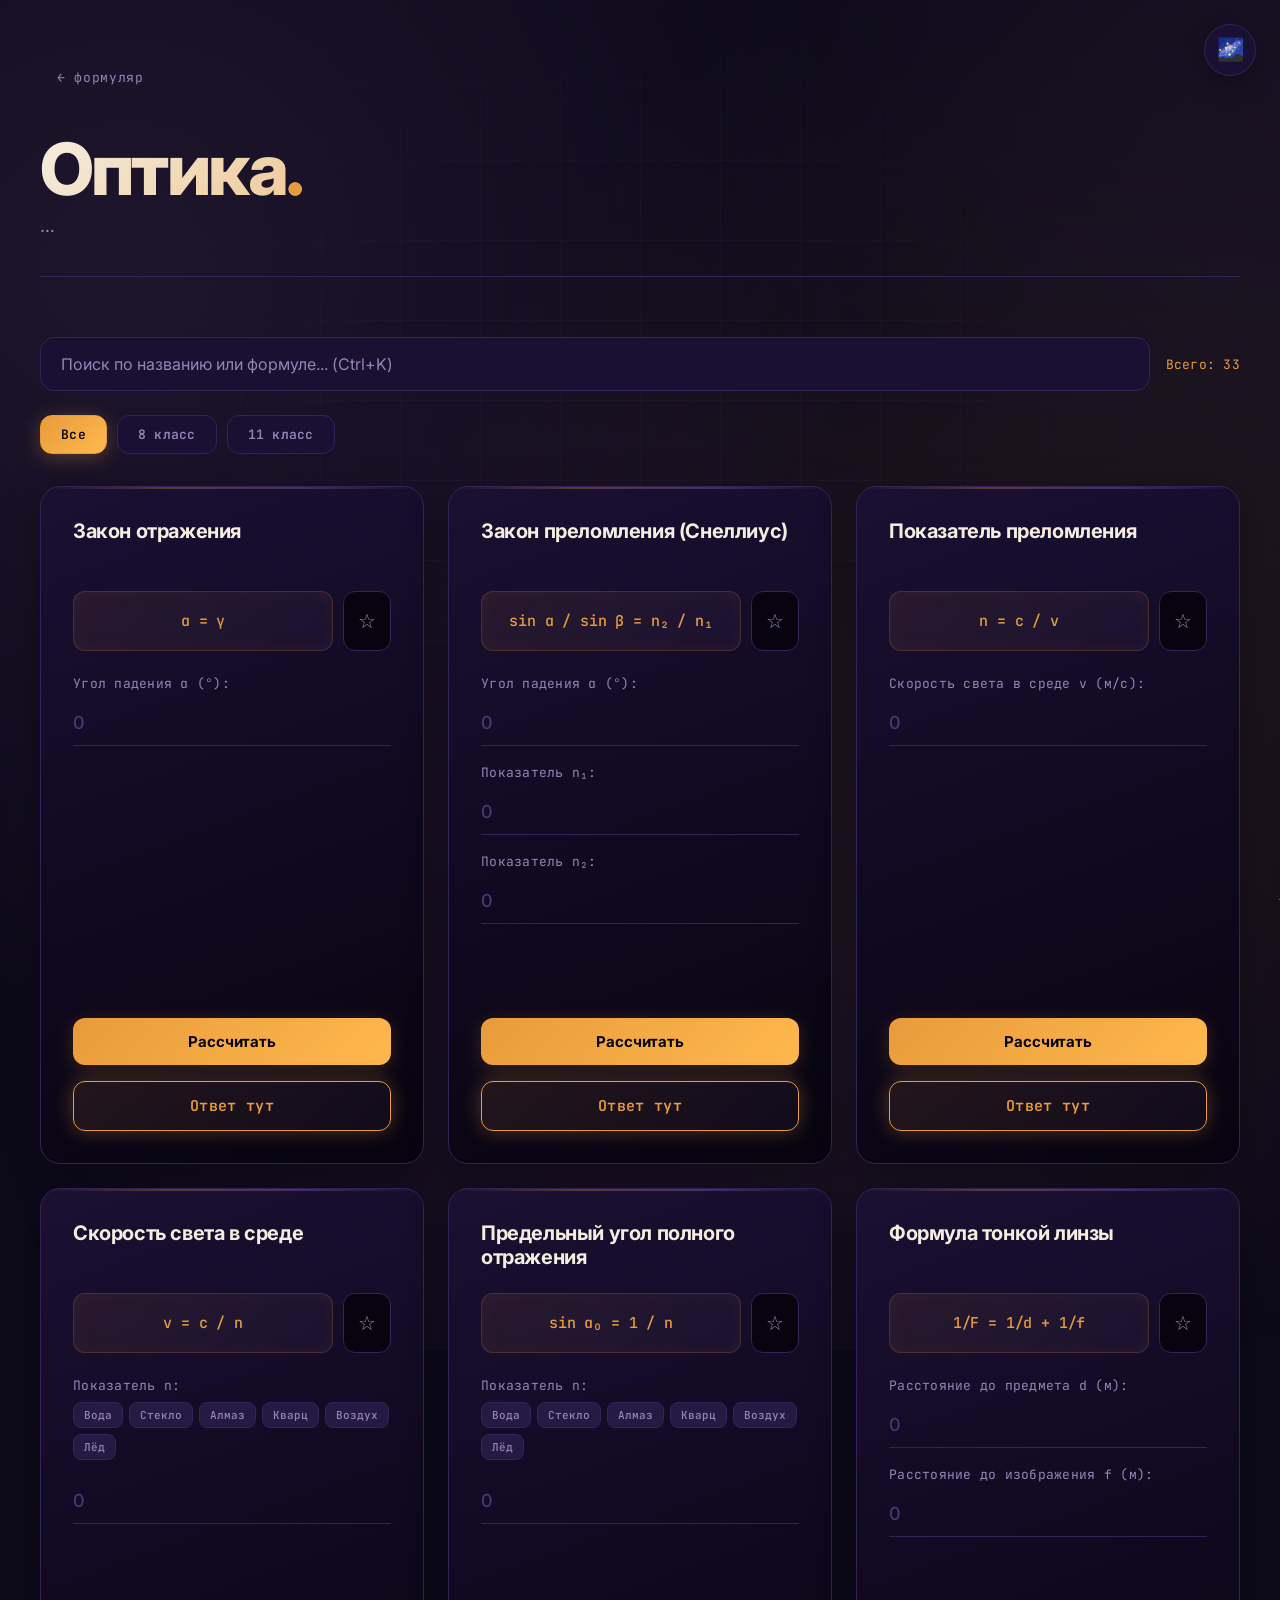
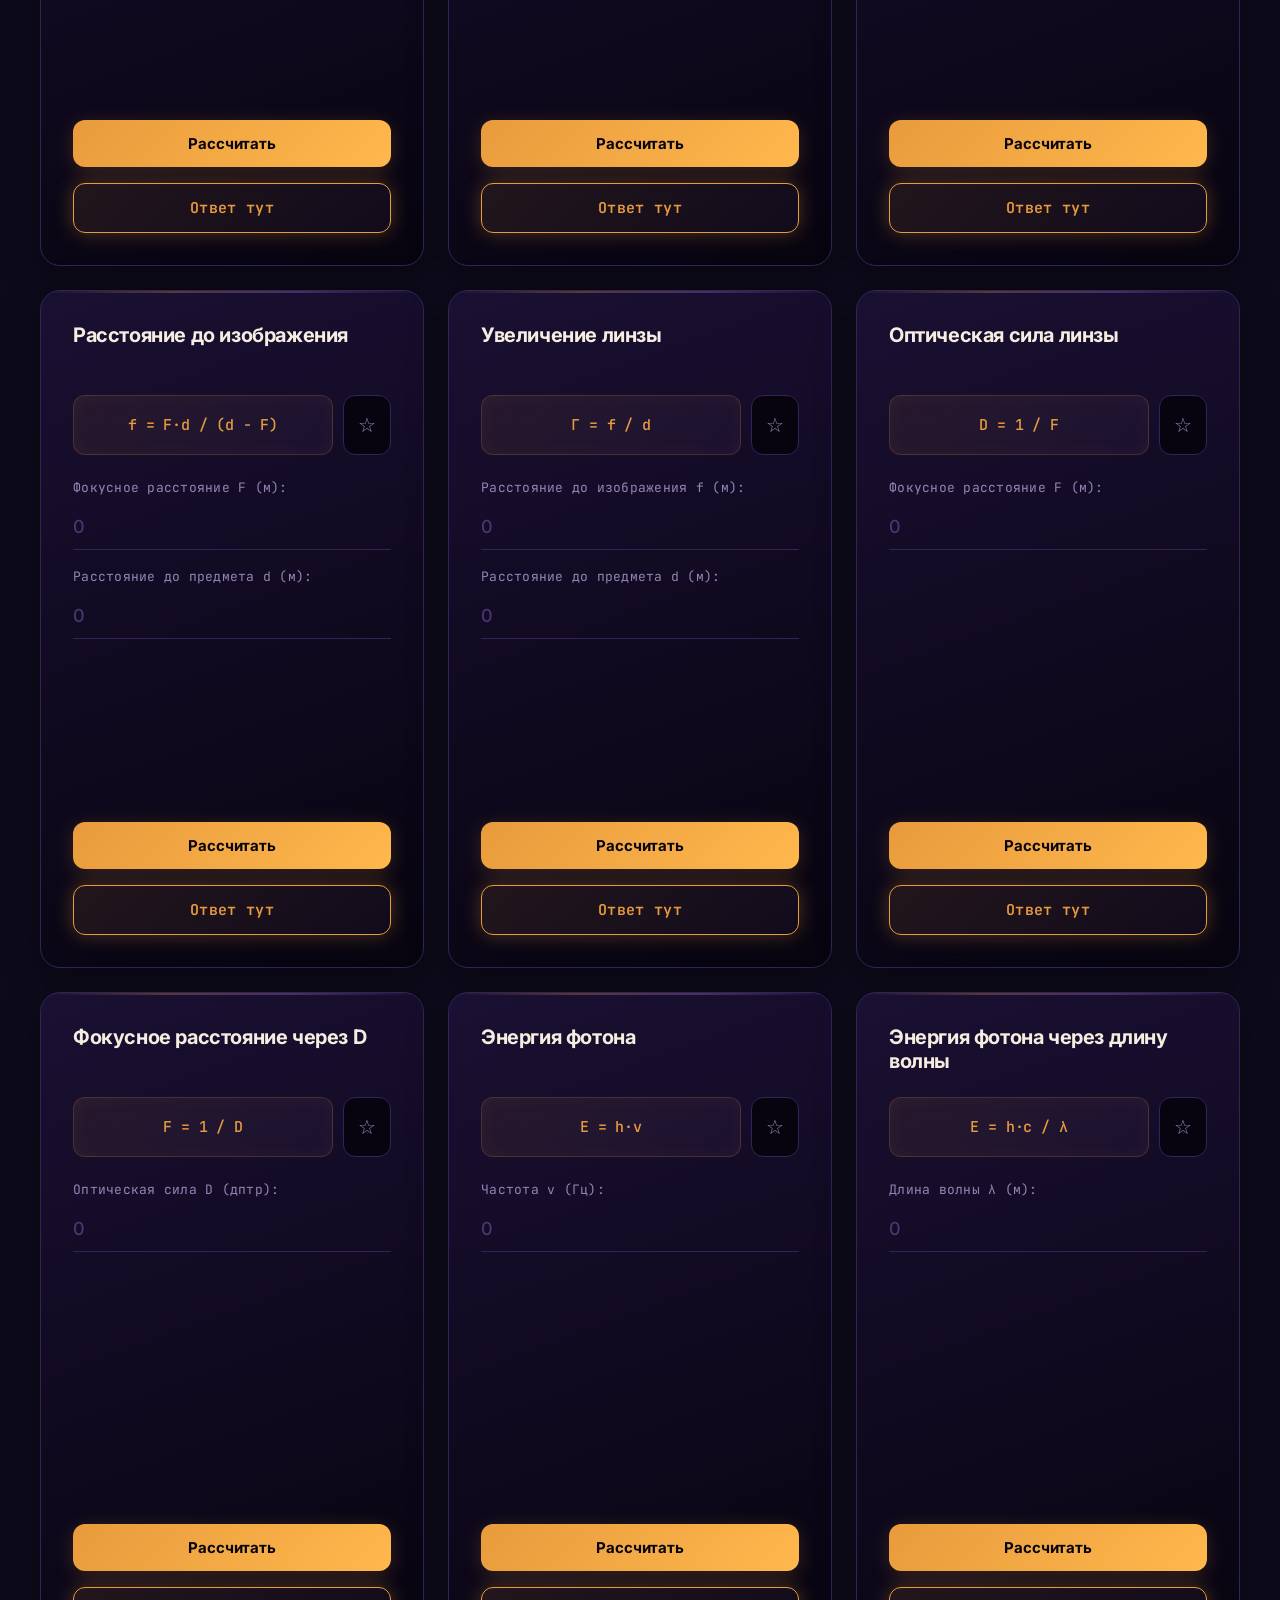
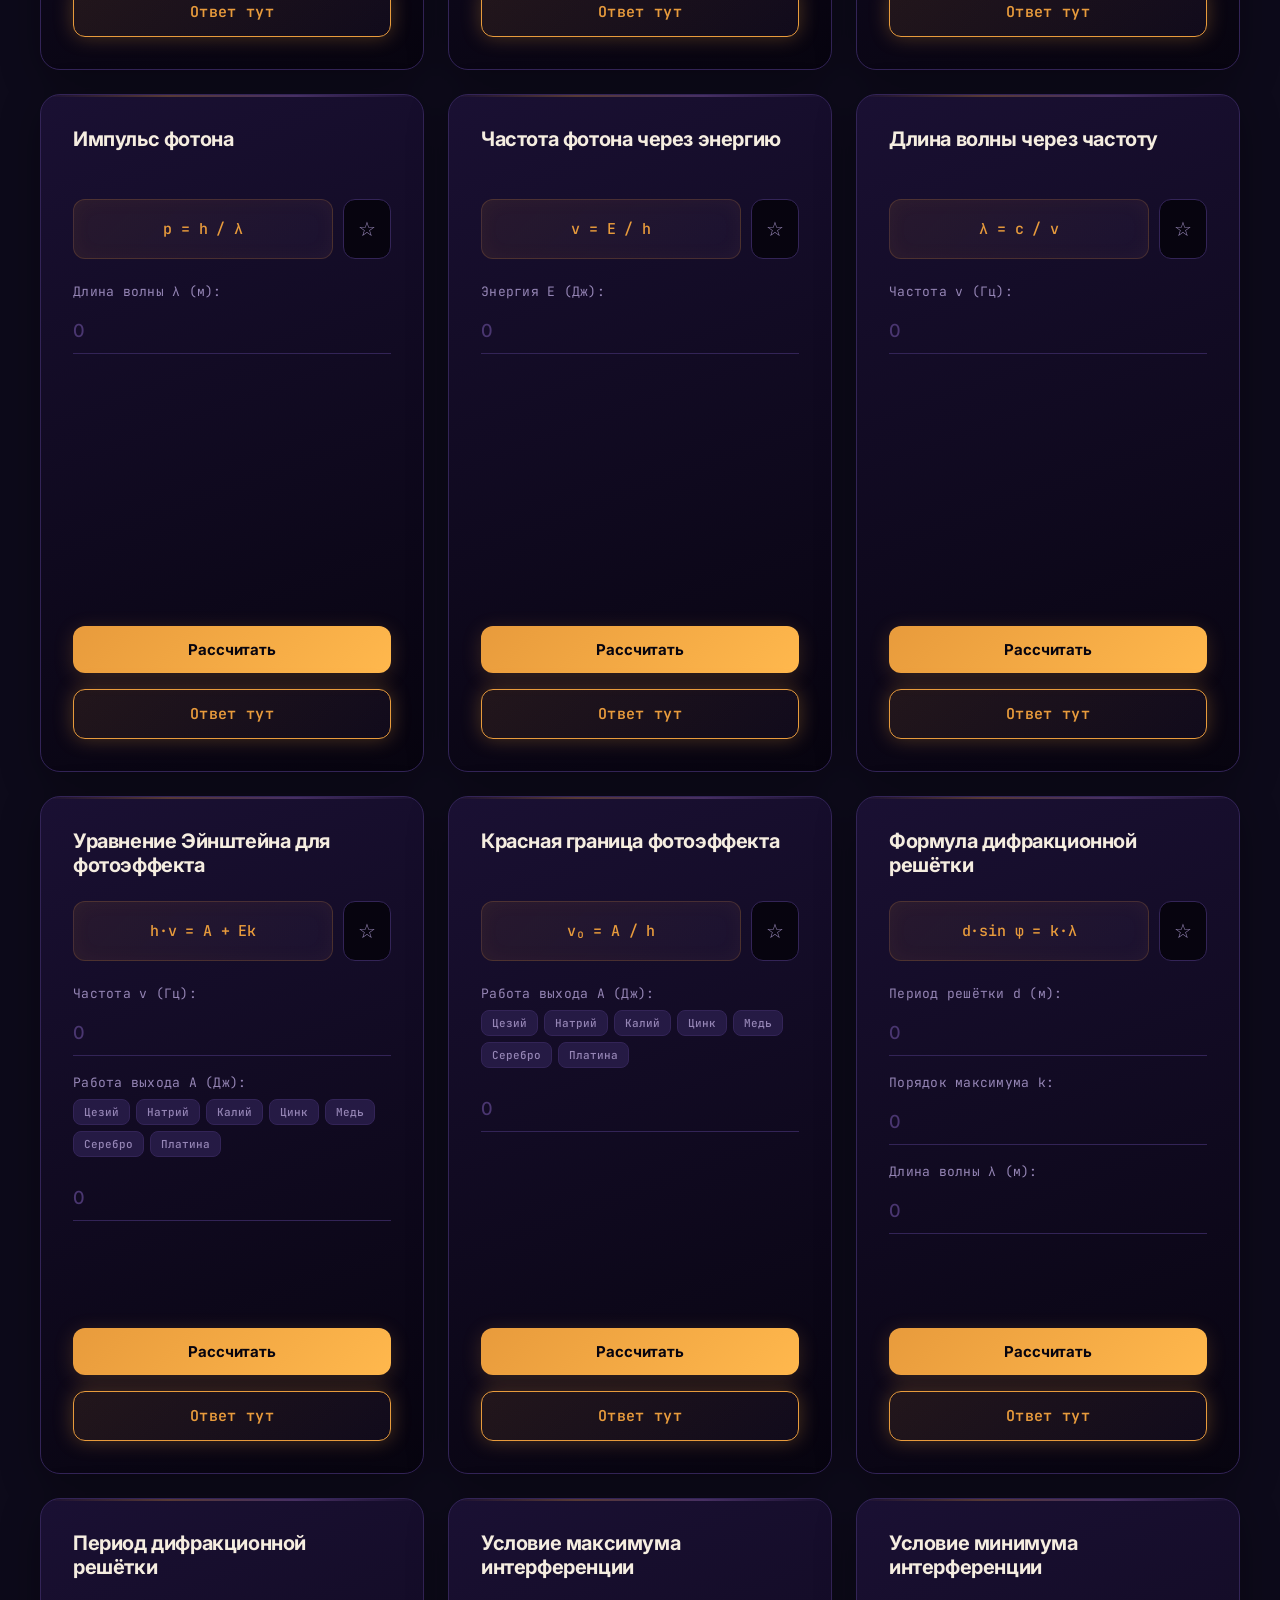
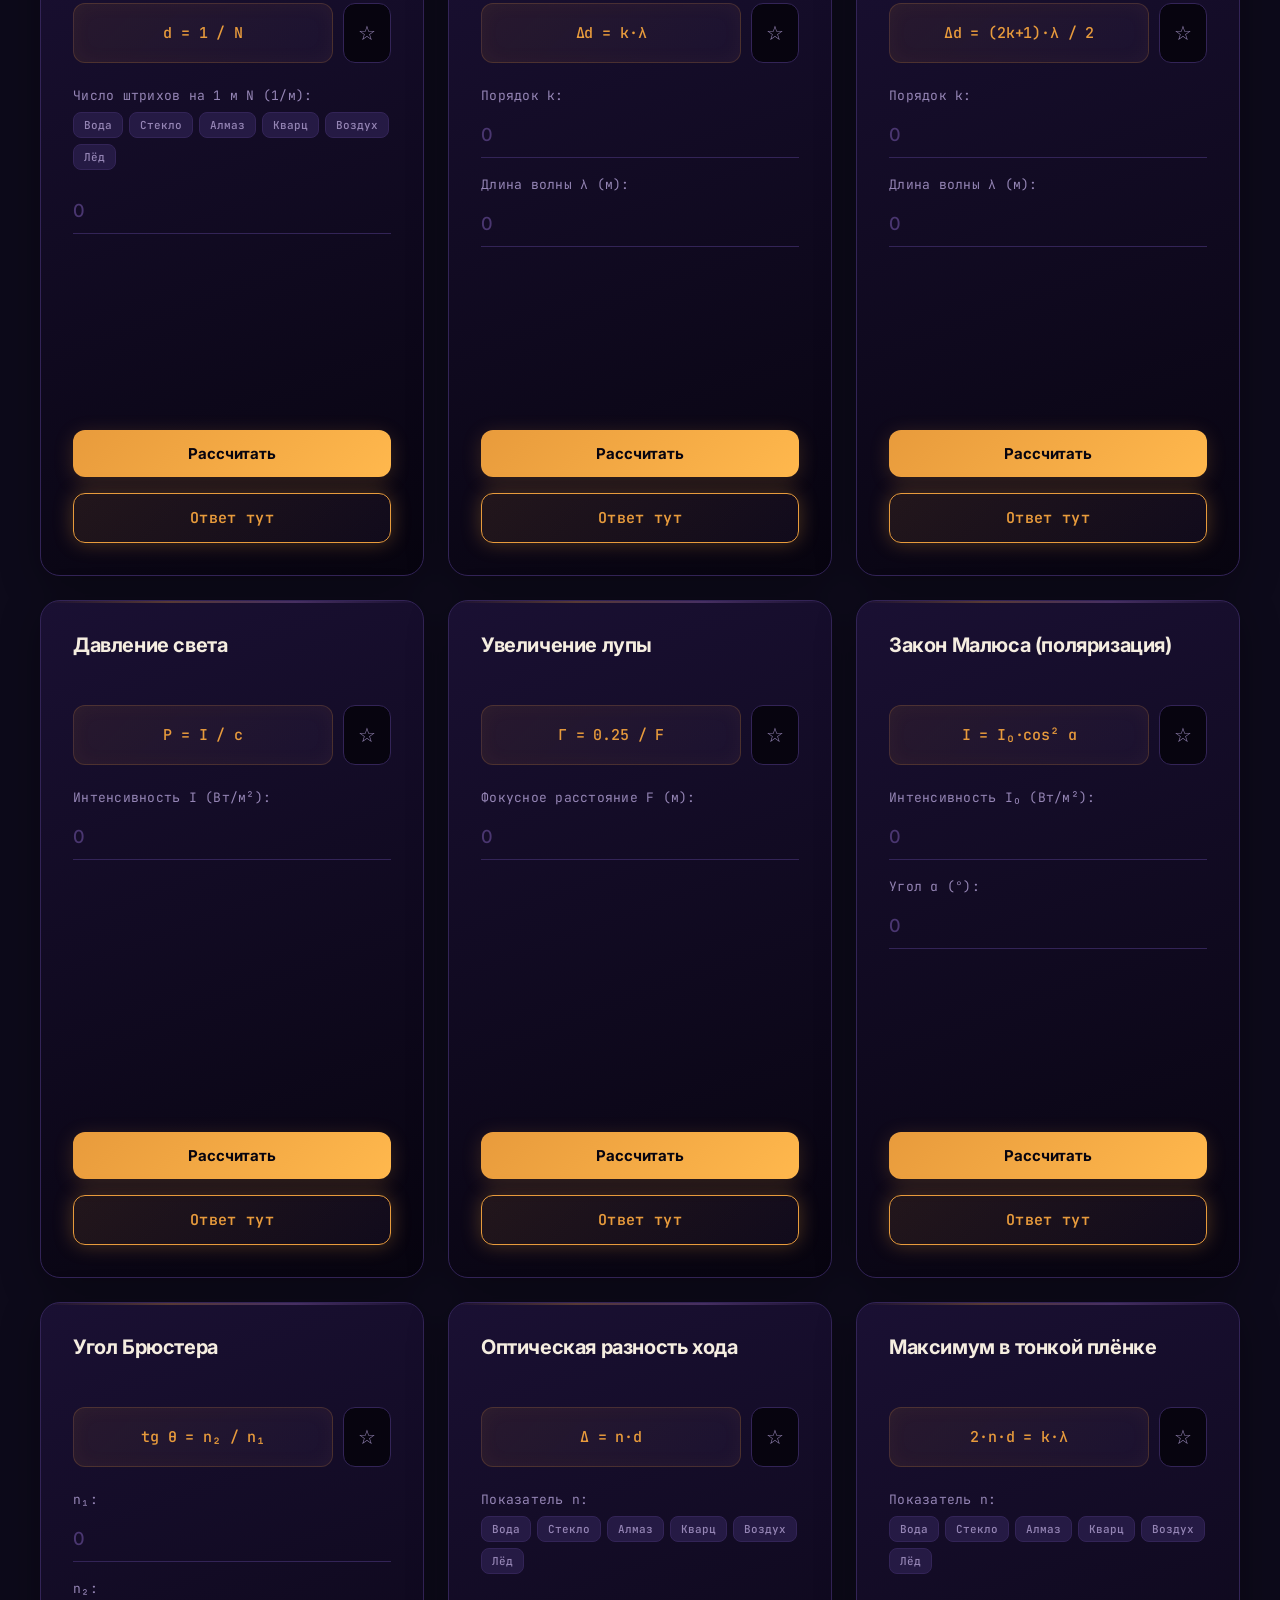
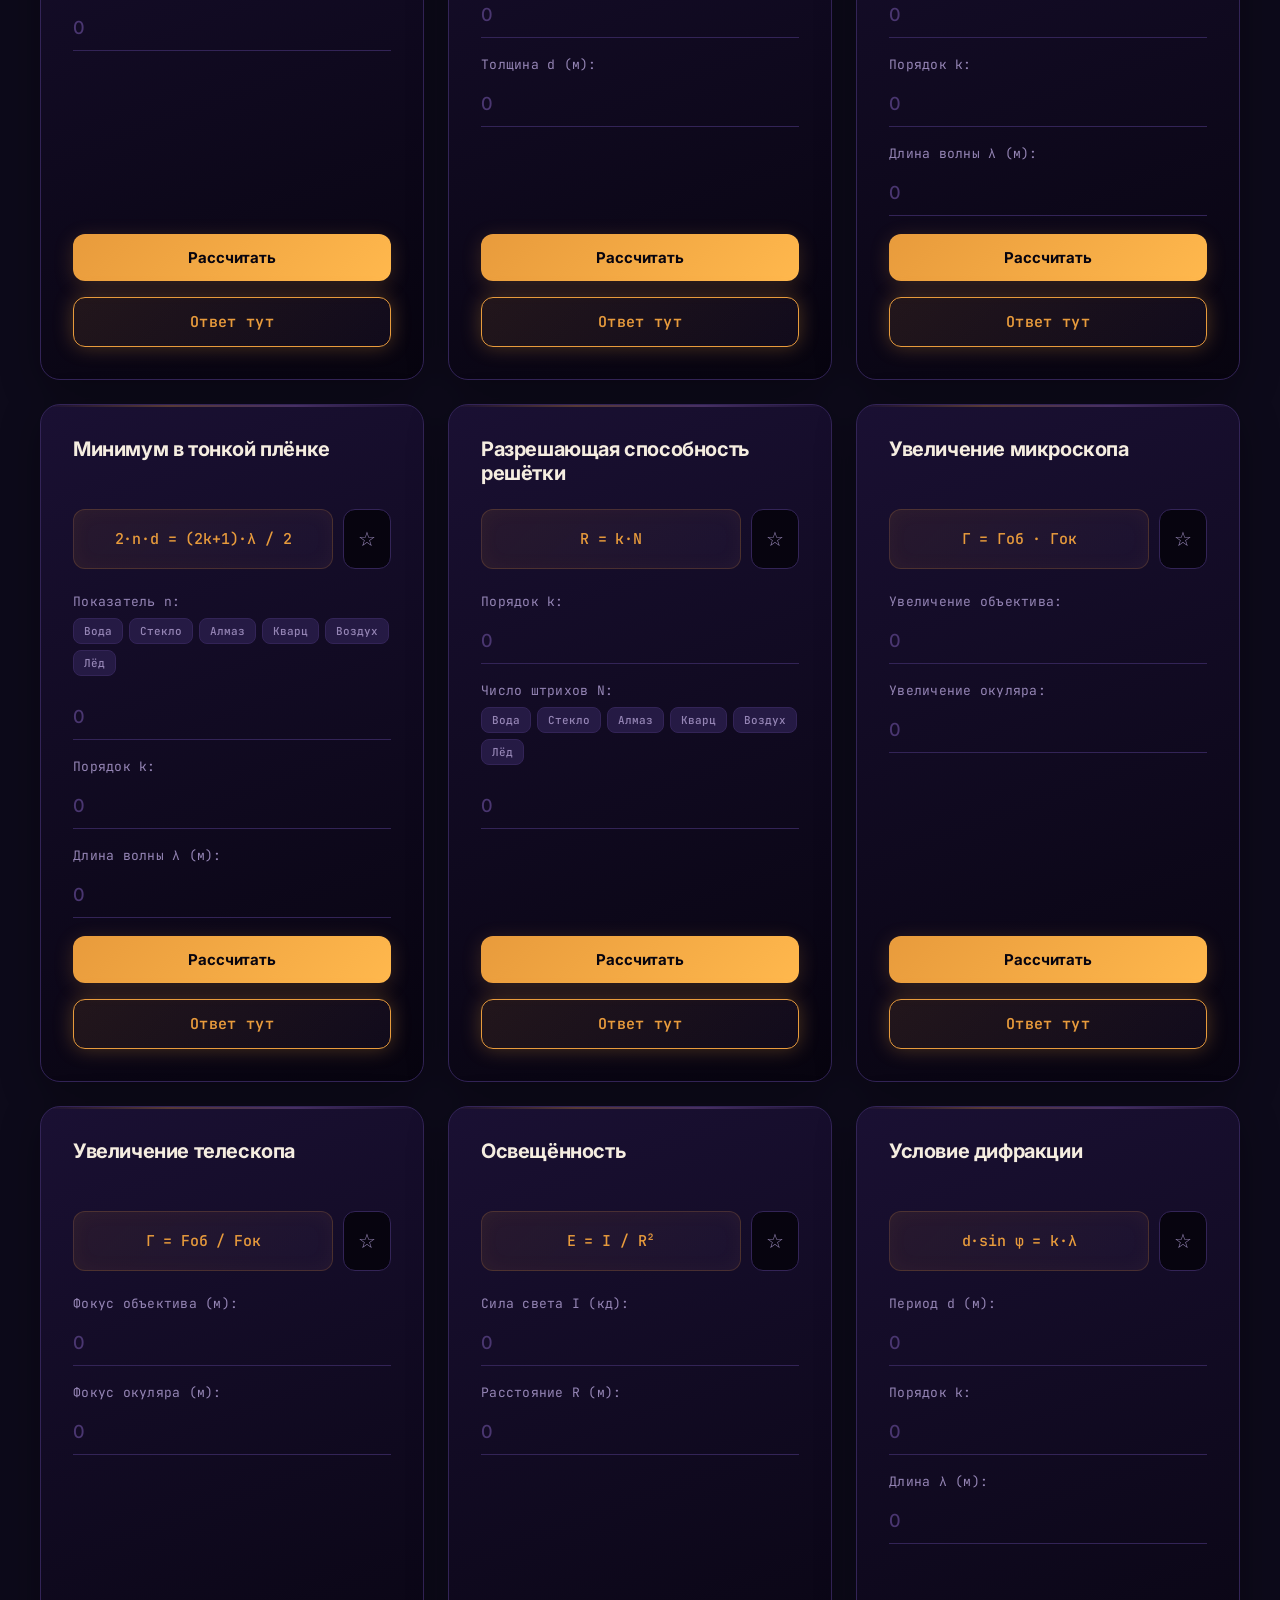
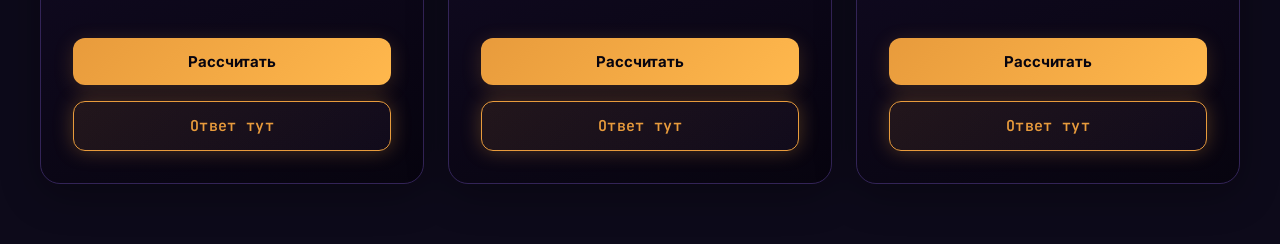
<file: pages/optika.html>
<!DOCTYPE html>
<html lang="ru">
<head>
  <meta charset="UTF-8">
  <meta name="viewport" content="width=device-width, initial-scale=1.0">
  <title>Оптика — Физитон</title>
  <link rel="preconnect" href="https://fonts.googleapis.com">
  <link rel="preconnect" href="https://fonts.gstatic.com" crossorigin>
  <link href="https://fonts.googleapis.com/css2?family=Inter:wght@400;500;600;800&family=JetBrains+Mono:wght@500&display=swap" rel="stylesheet">
  <link rel="stylesheet" href="../assets/style-space.css">
  <link rel="stylesheet" href="../assets/theme.css">
</head>
<body>
  <div class="stars-bg"></div>
  <a href="calculator.html" class="back">← формуляр</a>

  <header>
    <h1>Оптика</h1>
    <p id="count-optika">…</p>
  </header>

  <main id="formulas-container"></main>

  <script src="../formulas.js"></script>
  <script src="../assets/materials.js"></script>
  <script src="../script.js"></script>
  <script src="../assets/theme.js"></script>
  <script>
    renderSection('optika', 'formulas-container');
  </script>
</body>
</html>
</file>
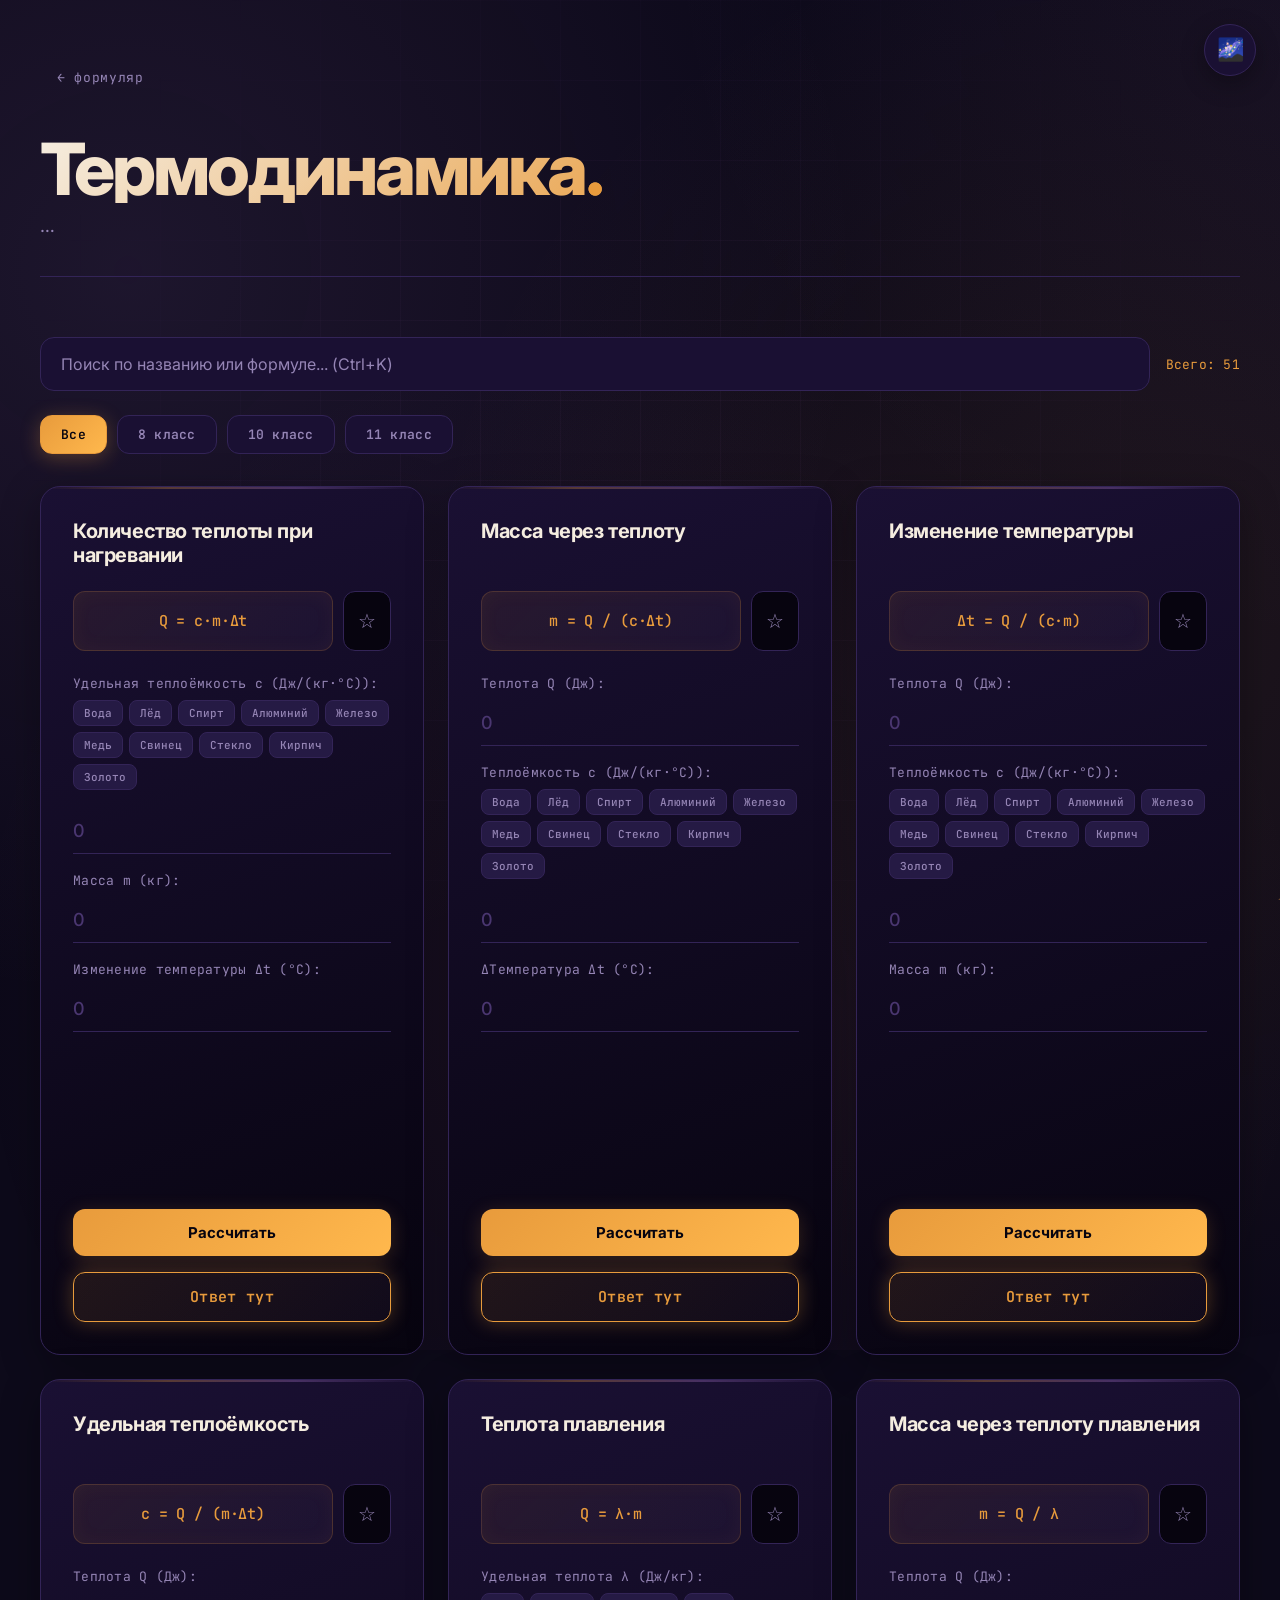
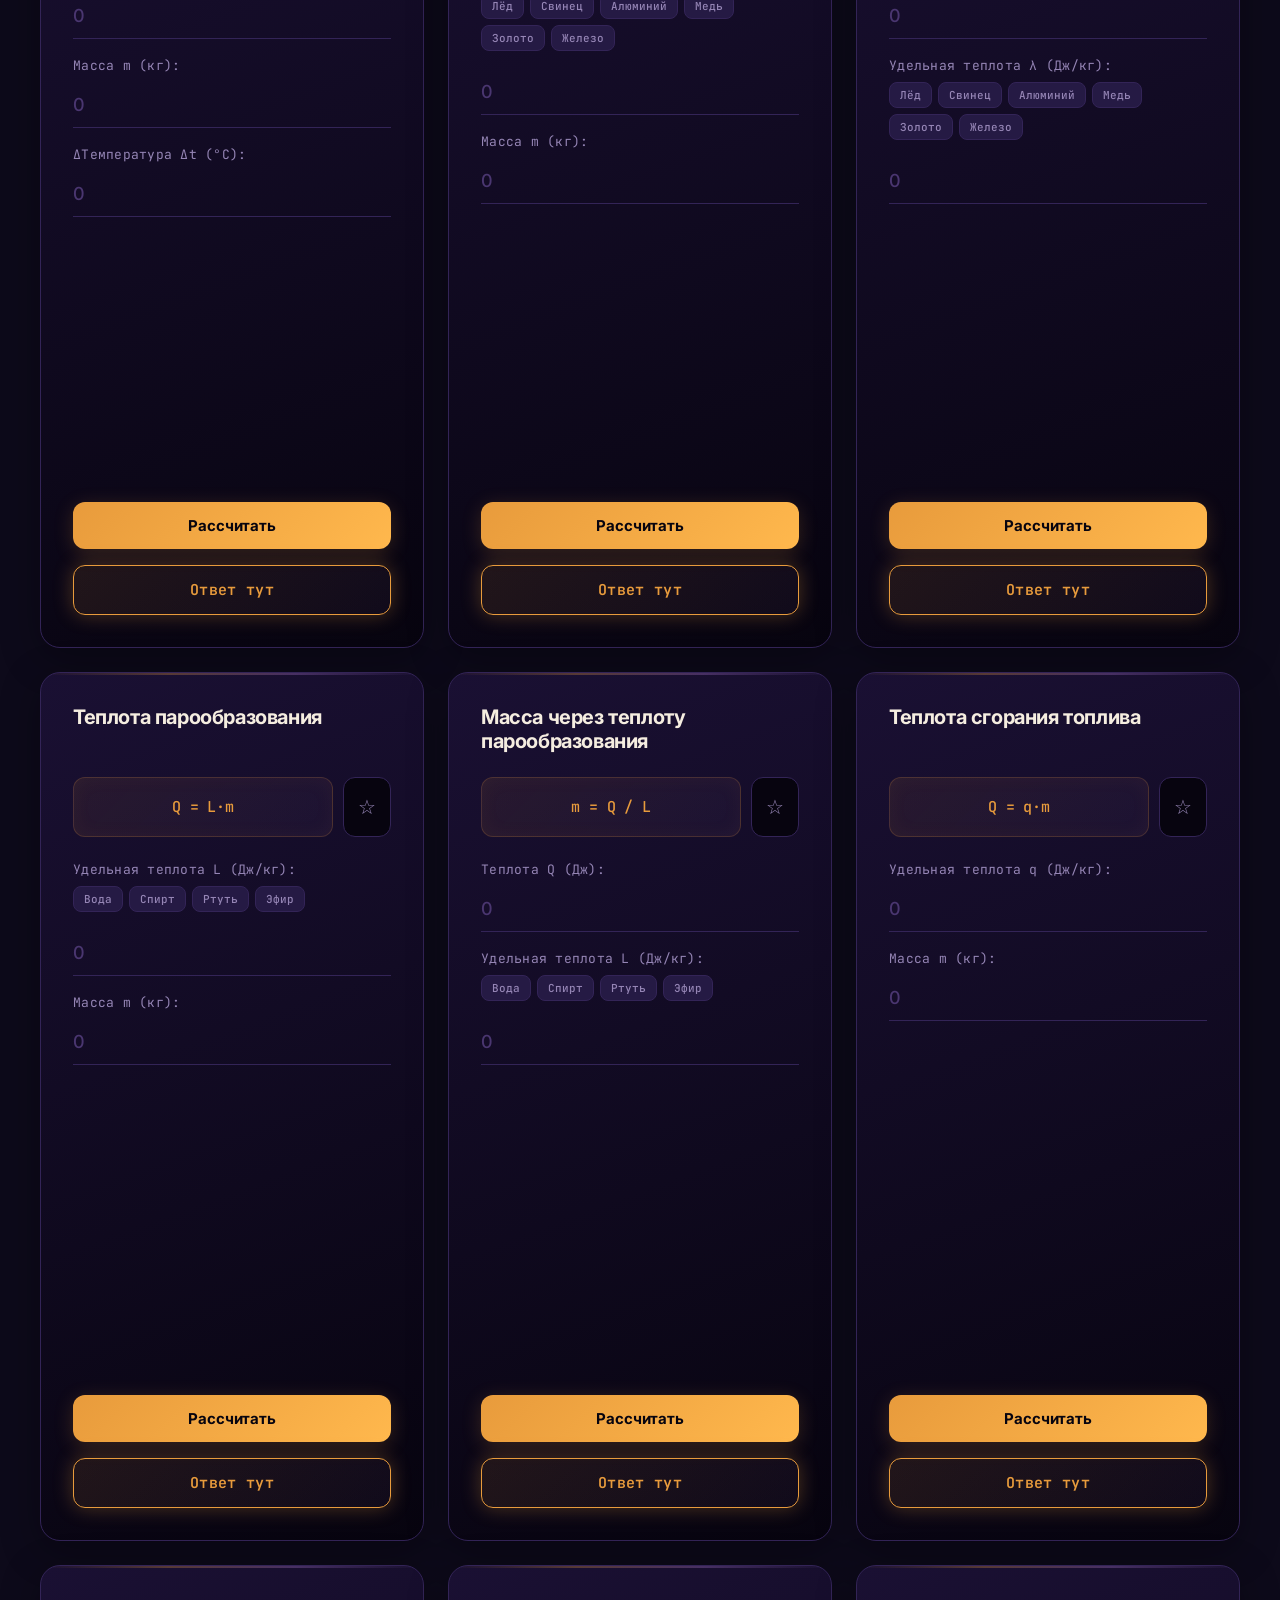
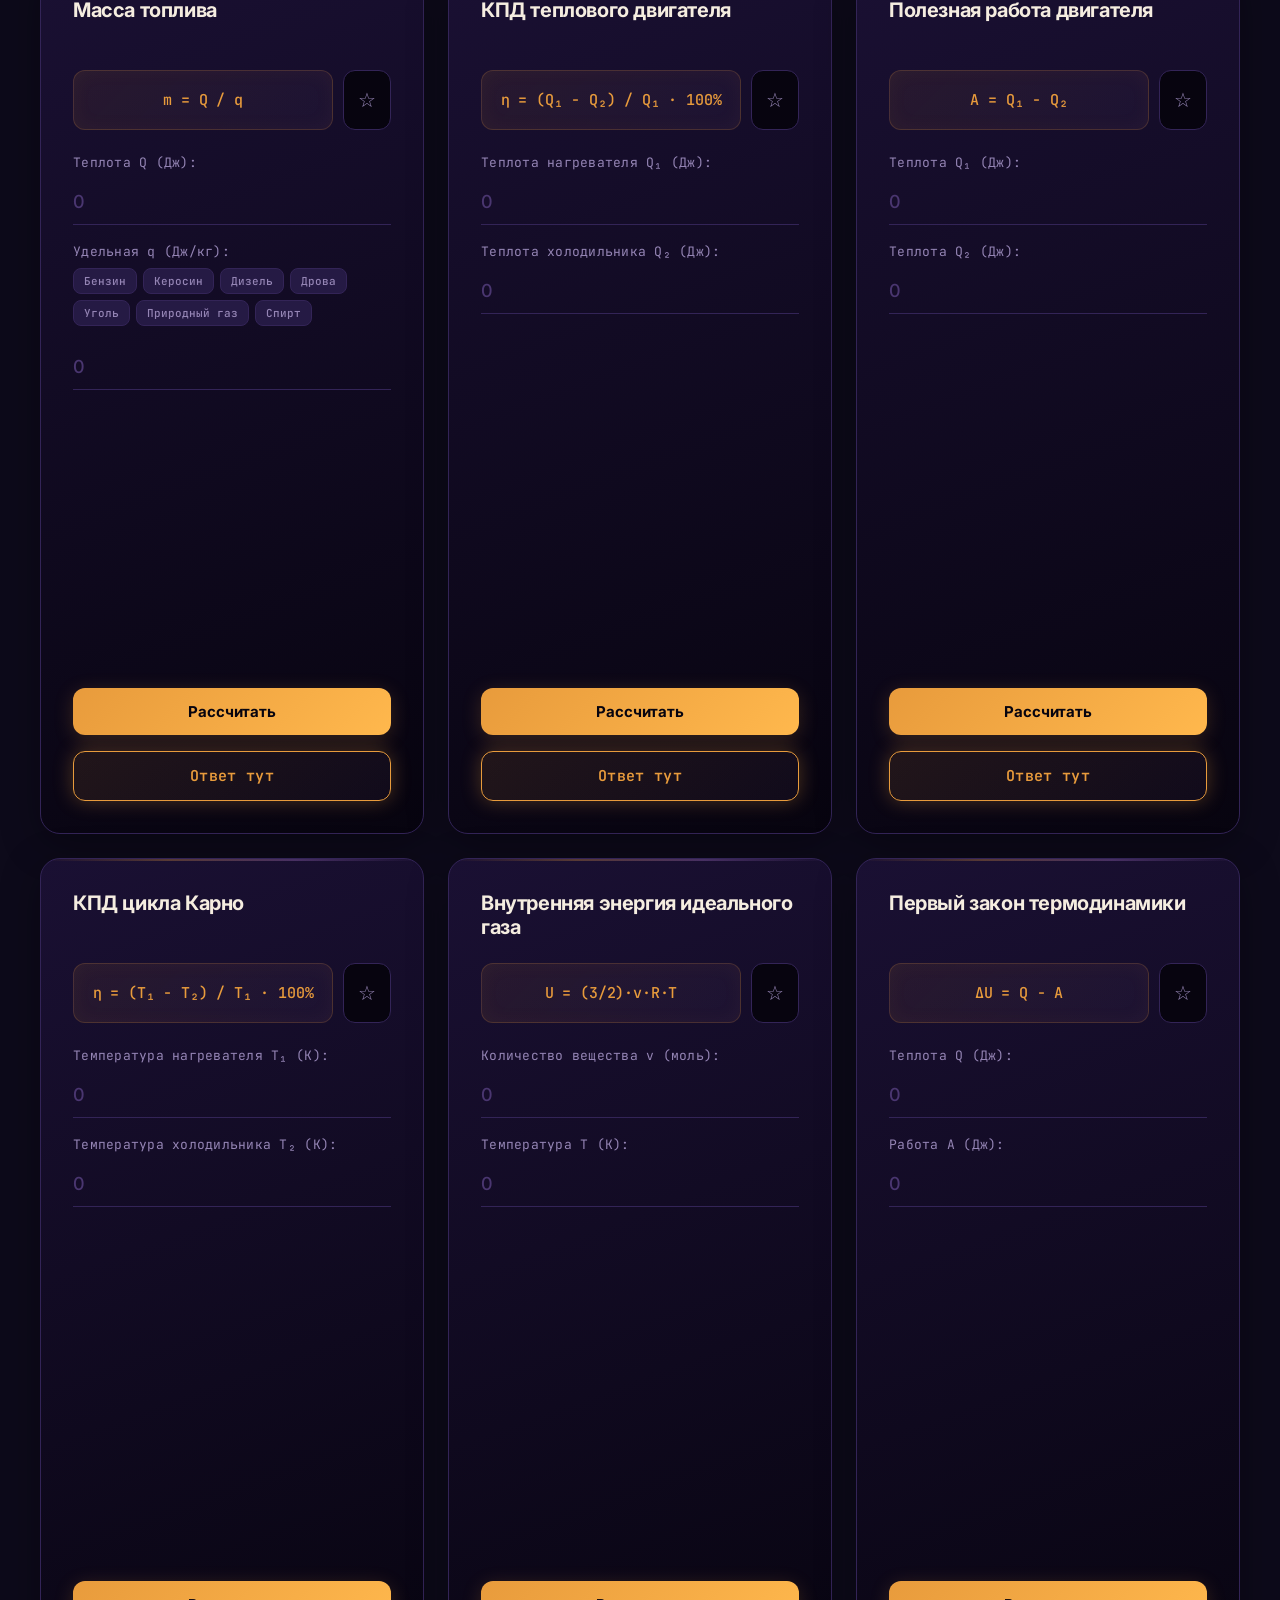
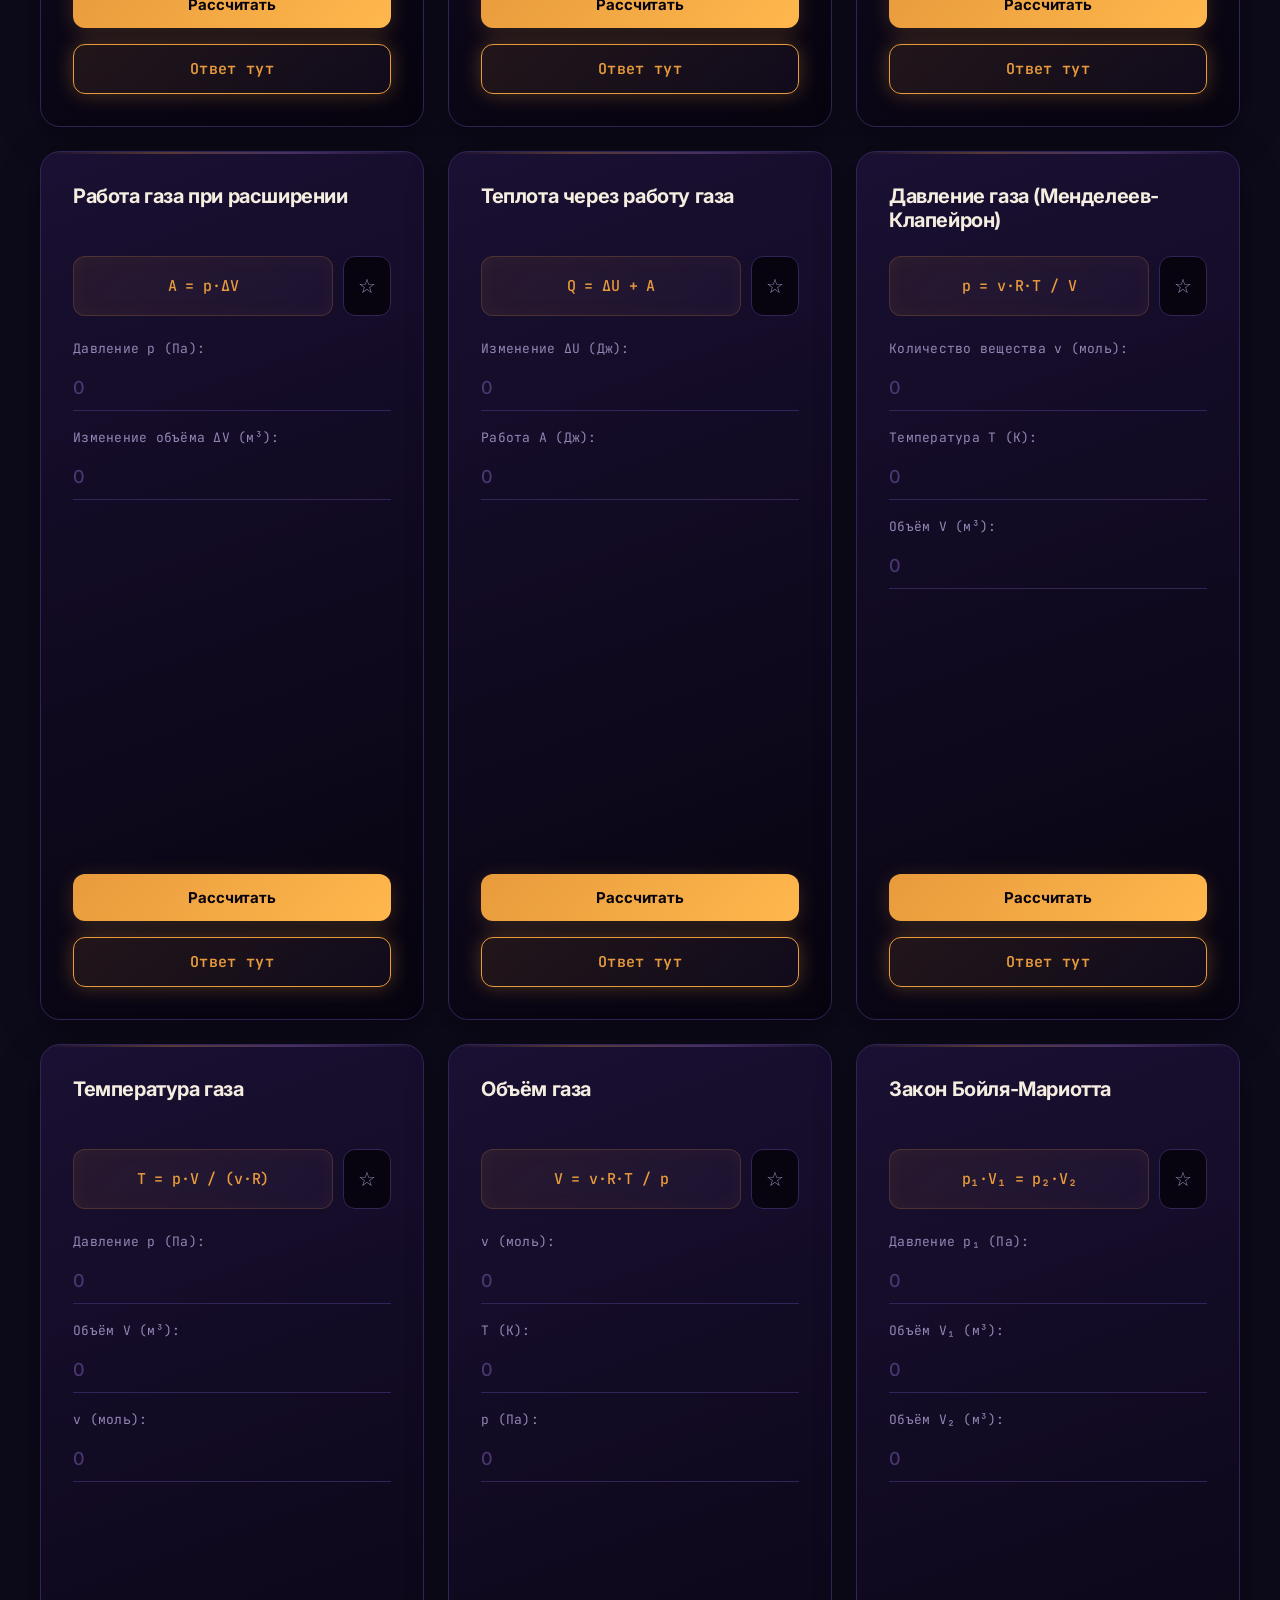
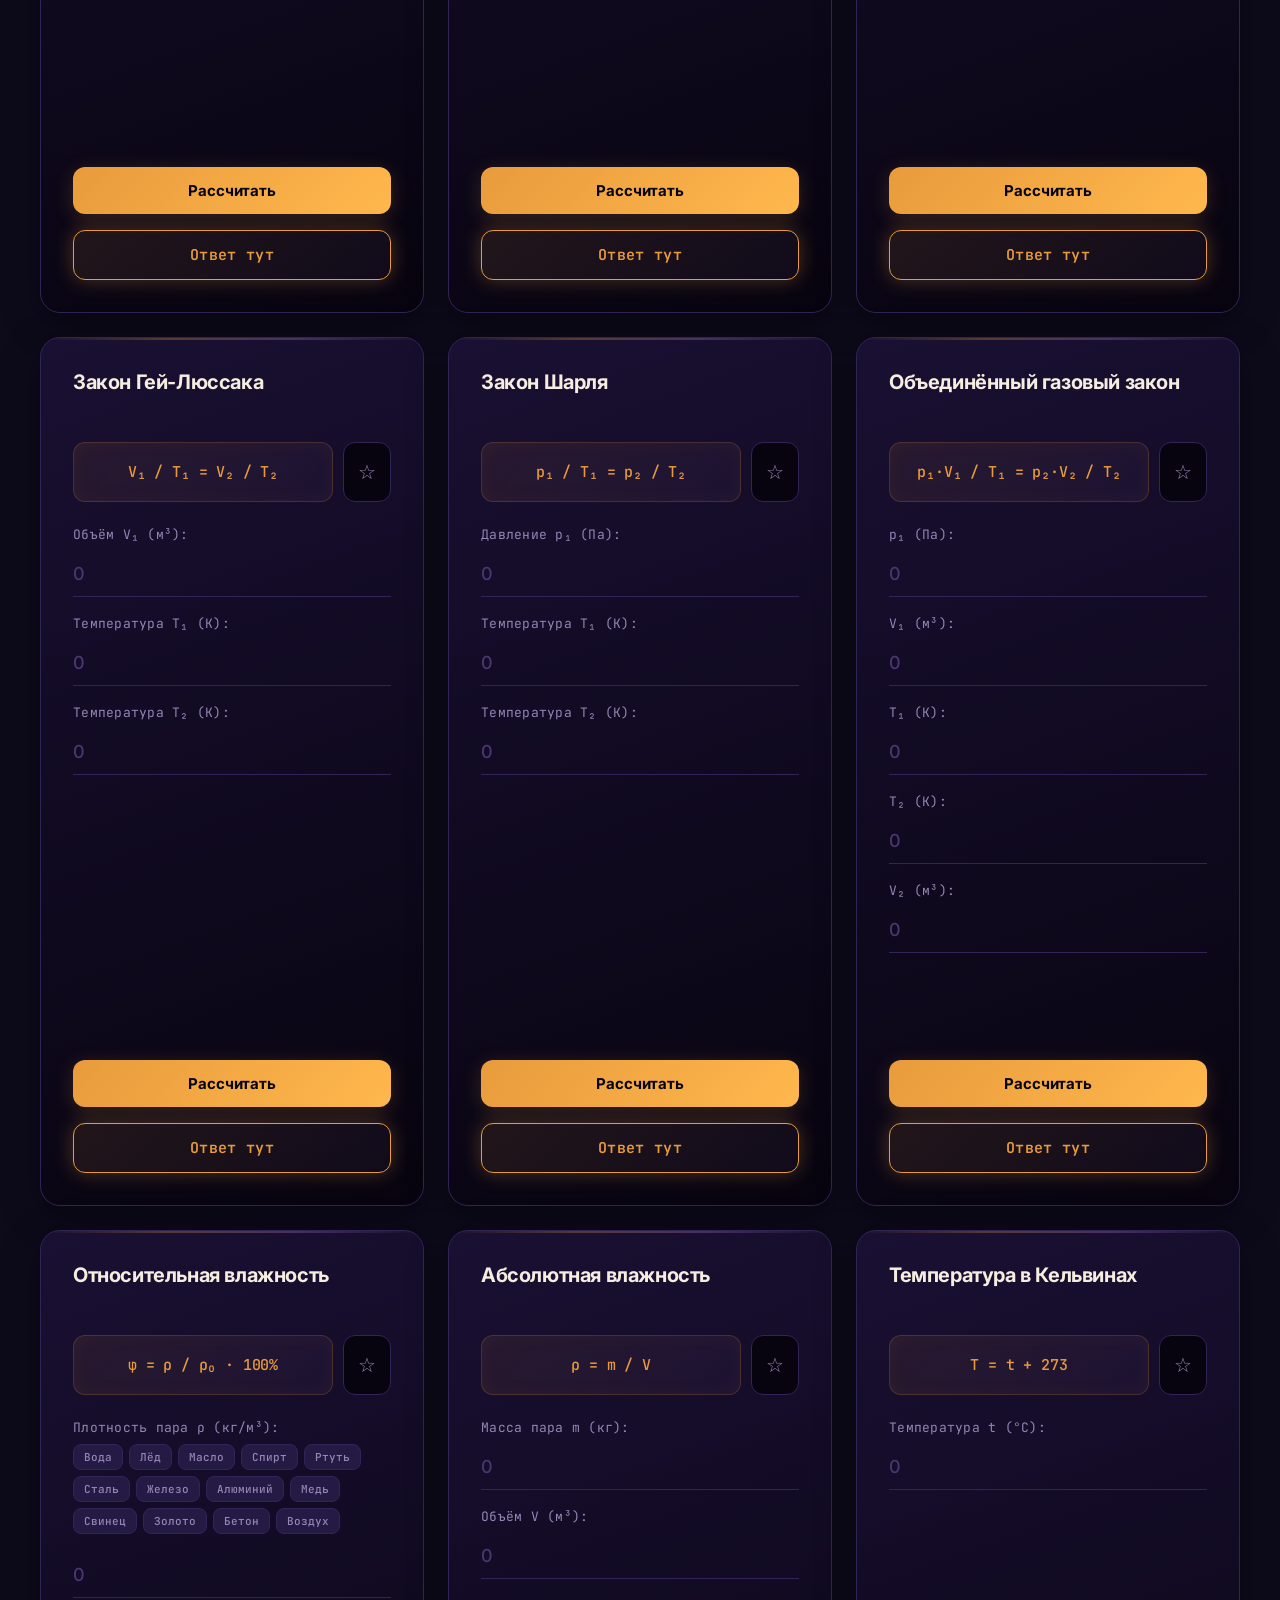
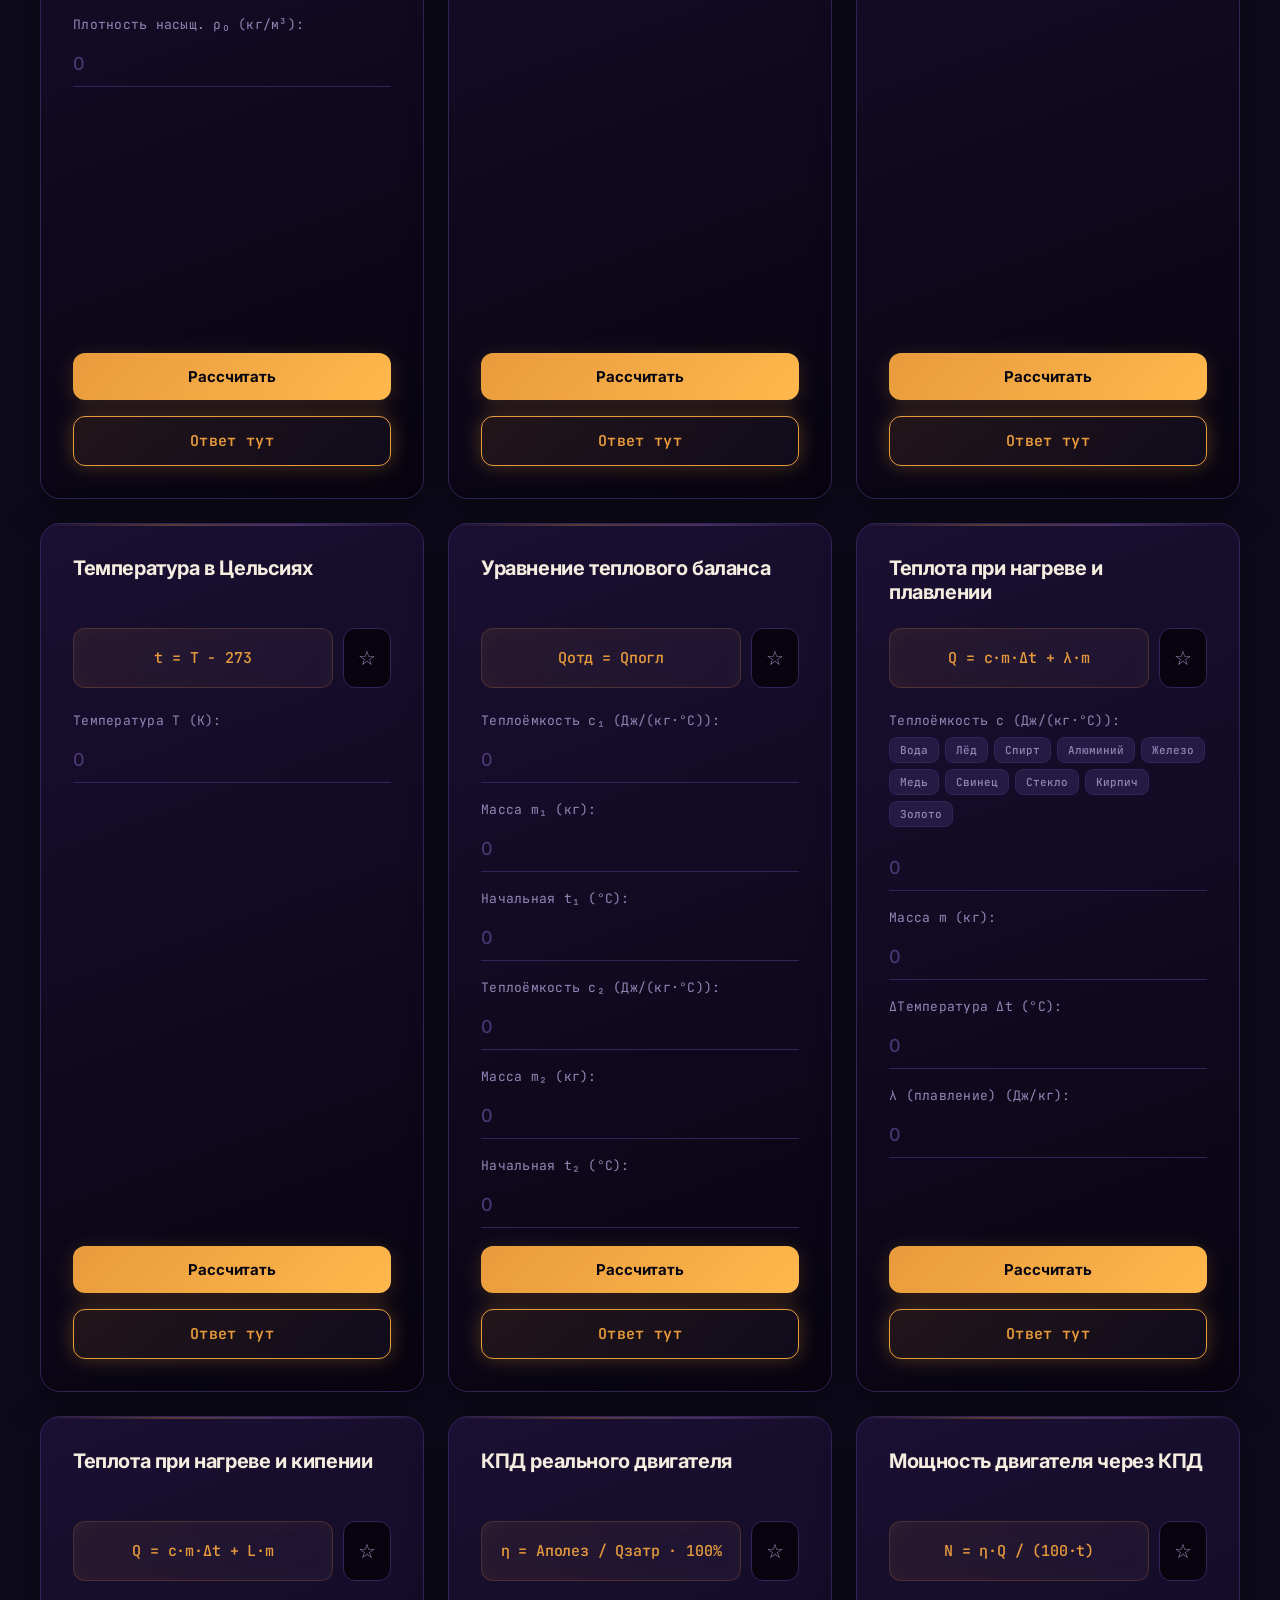
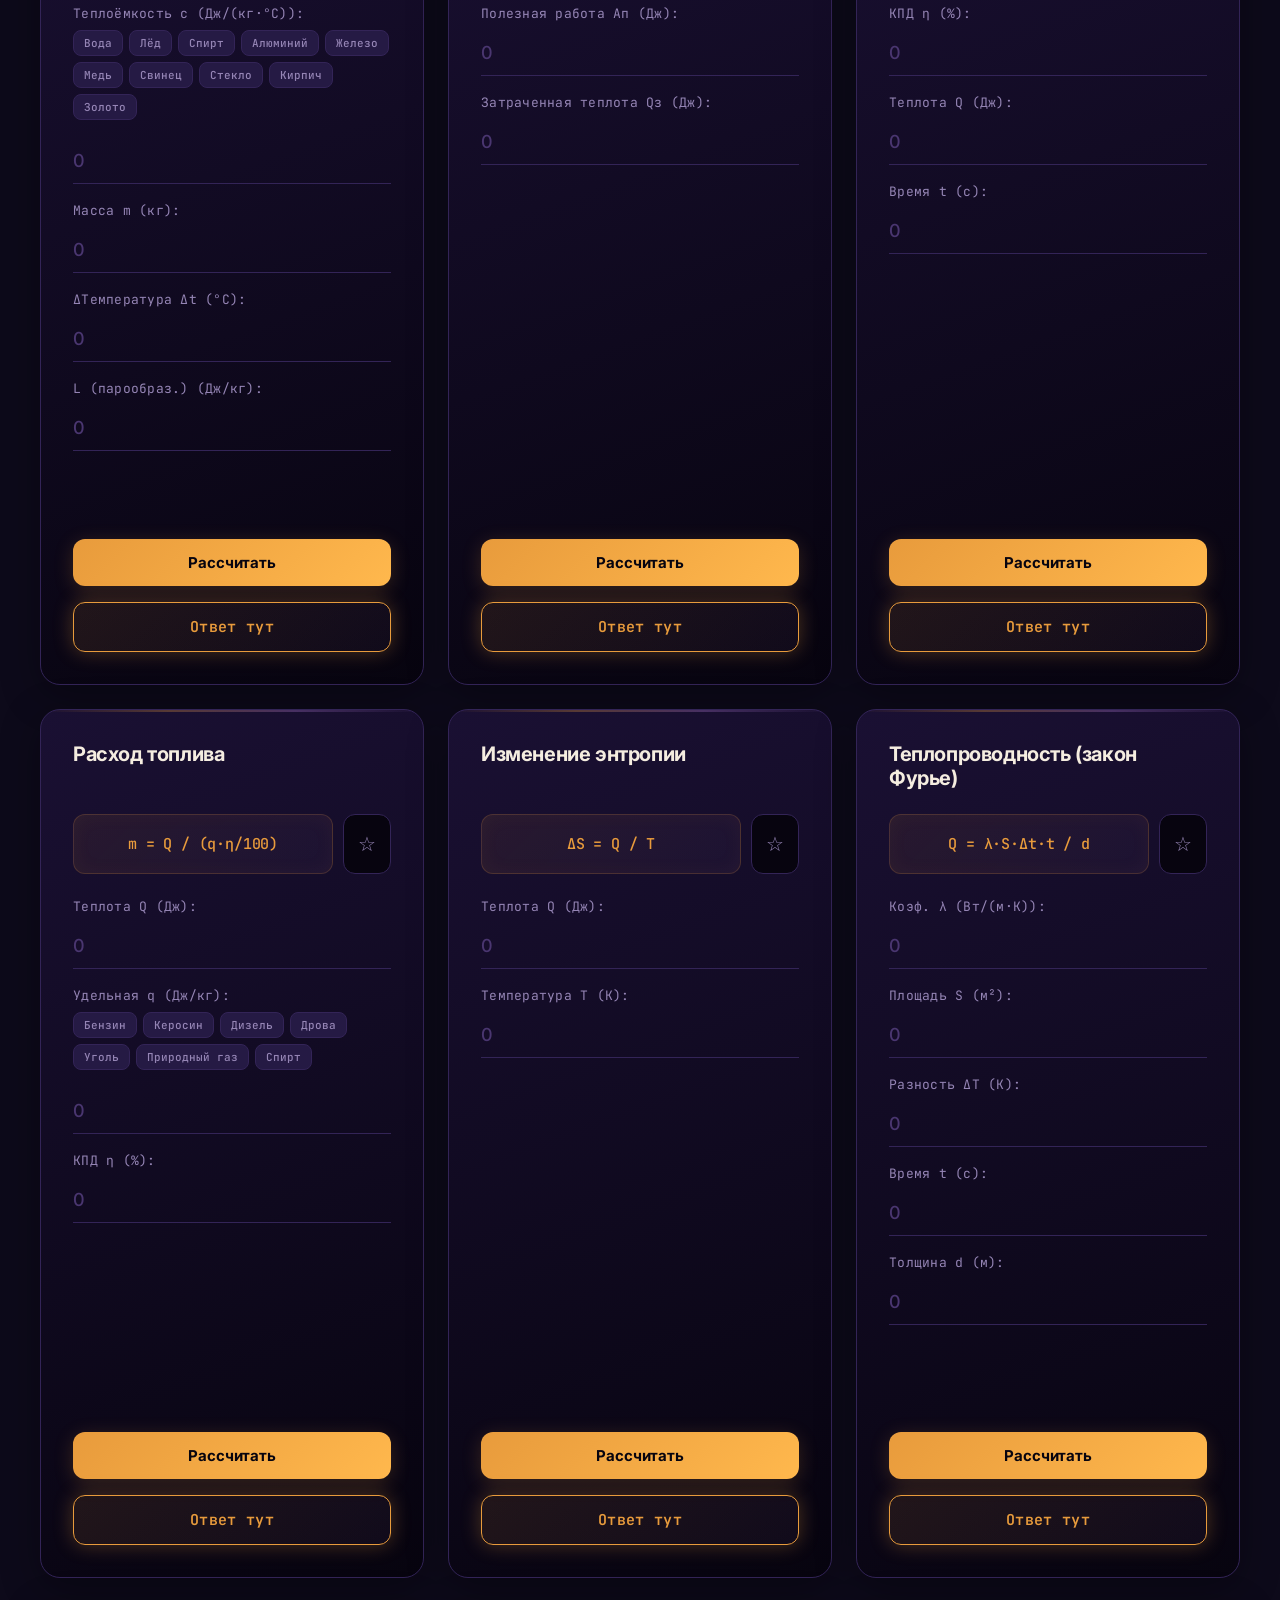
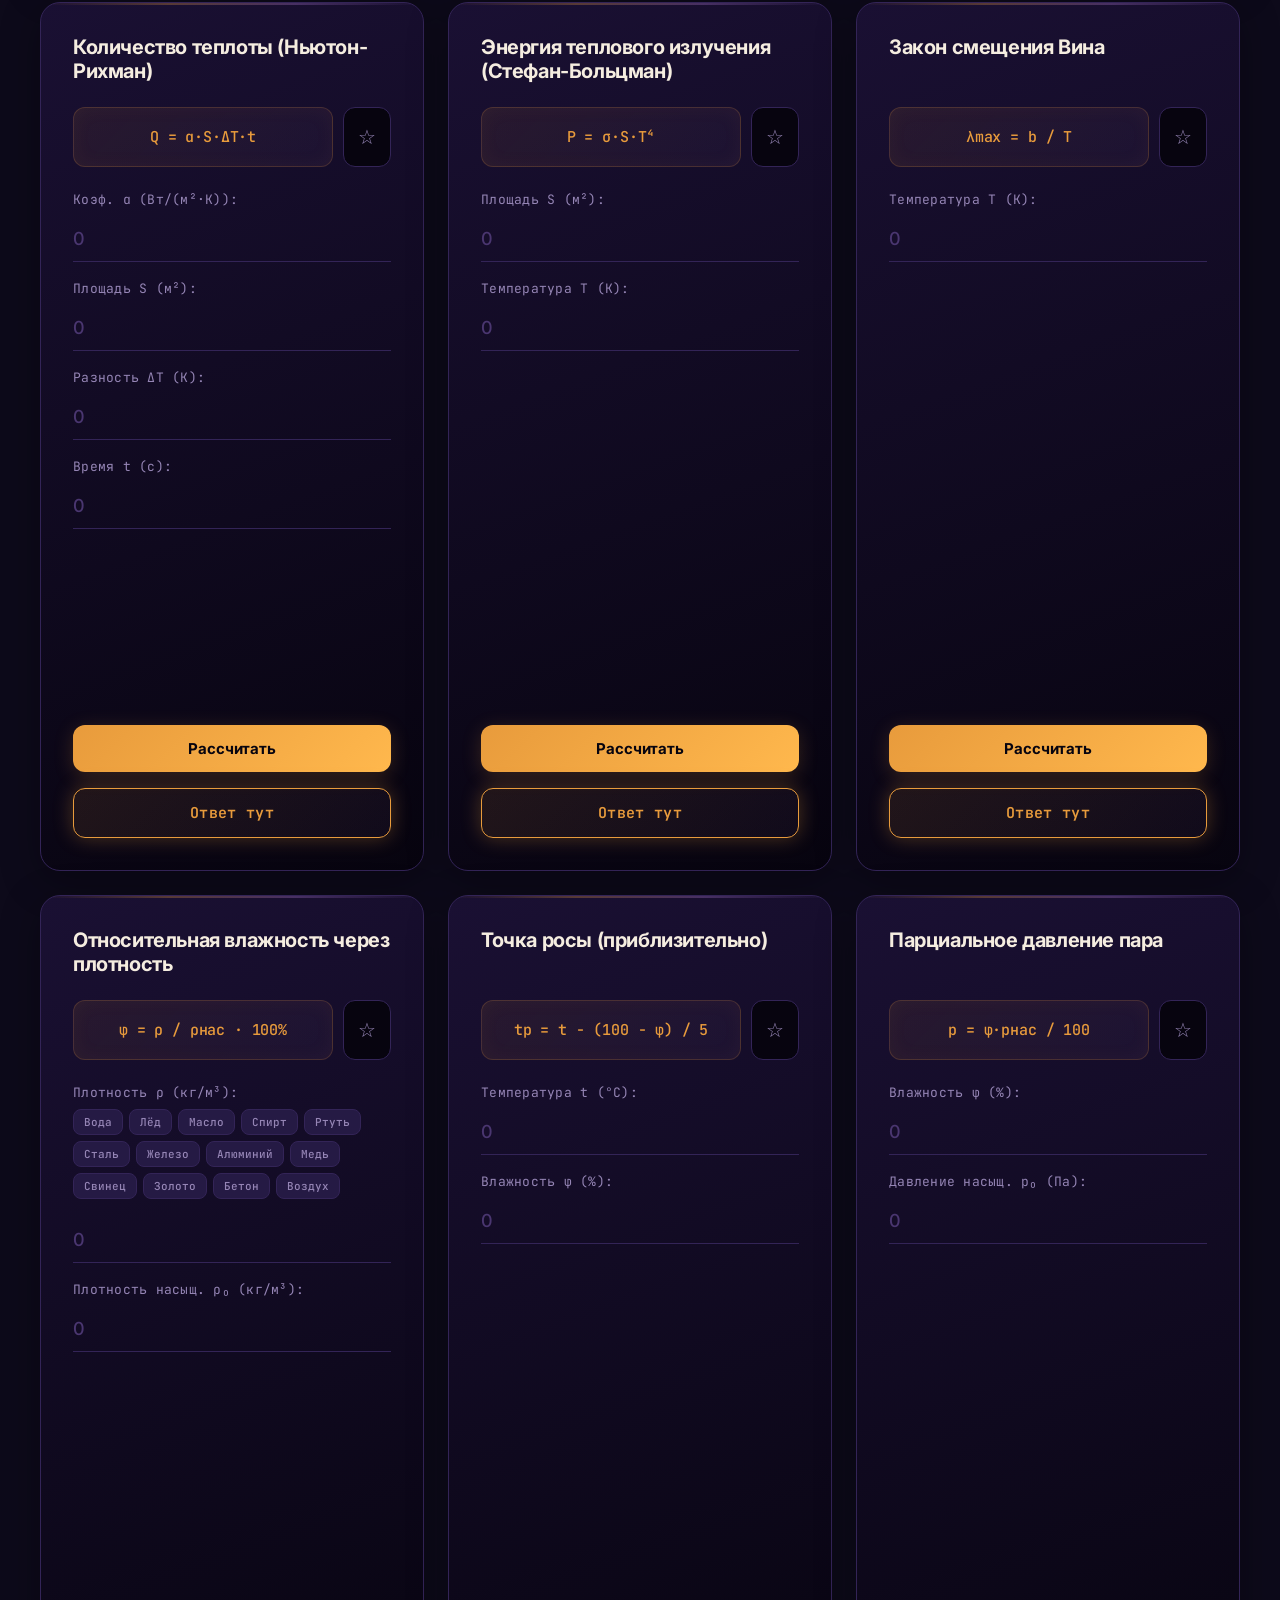
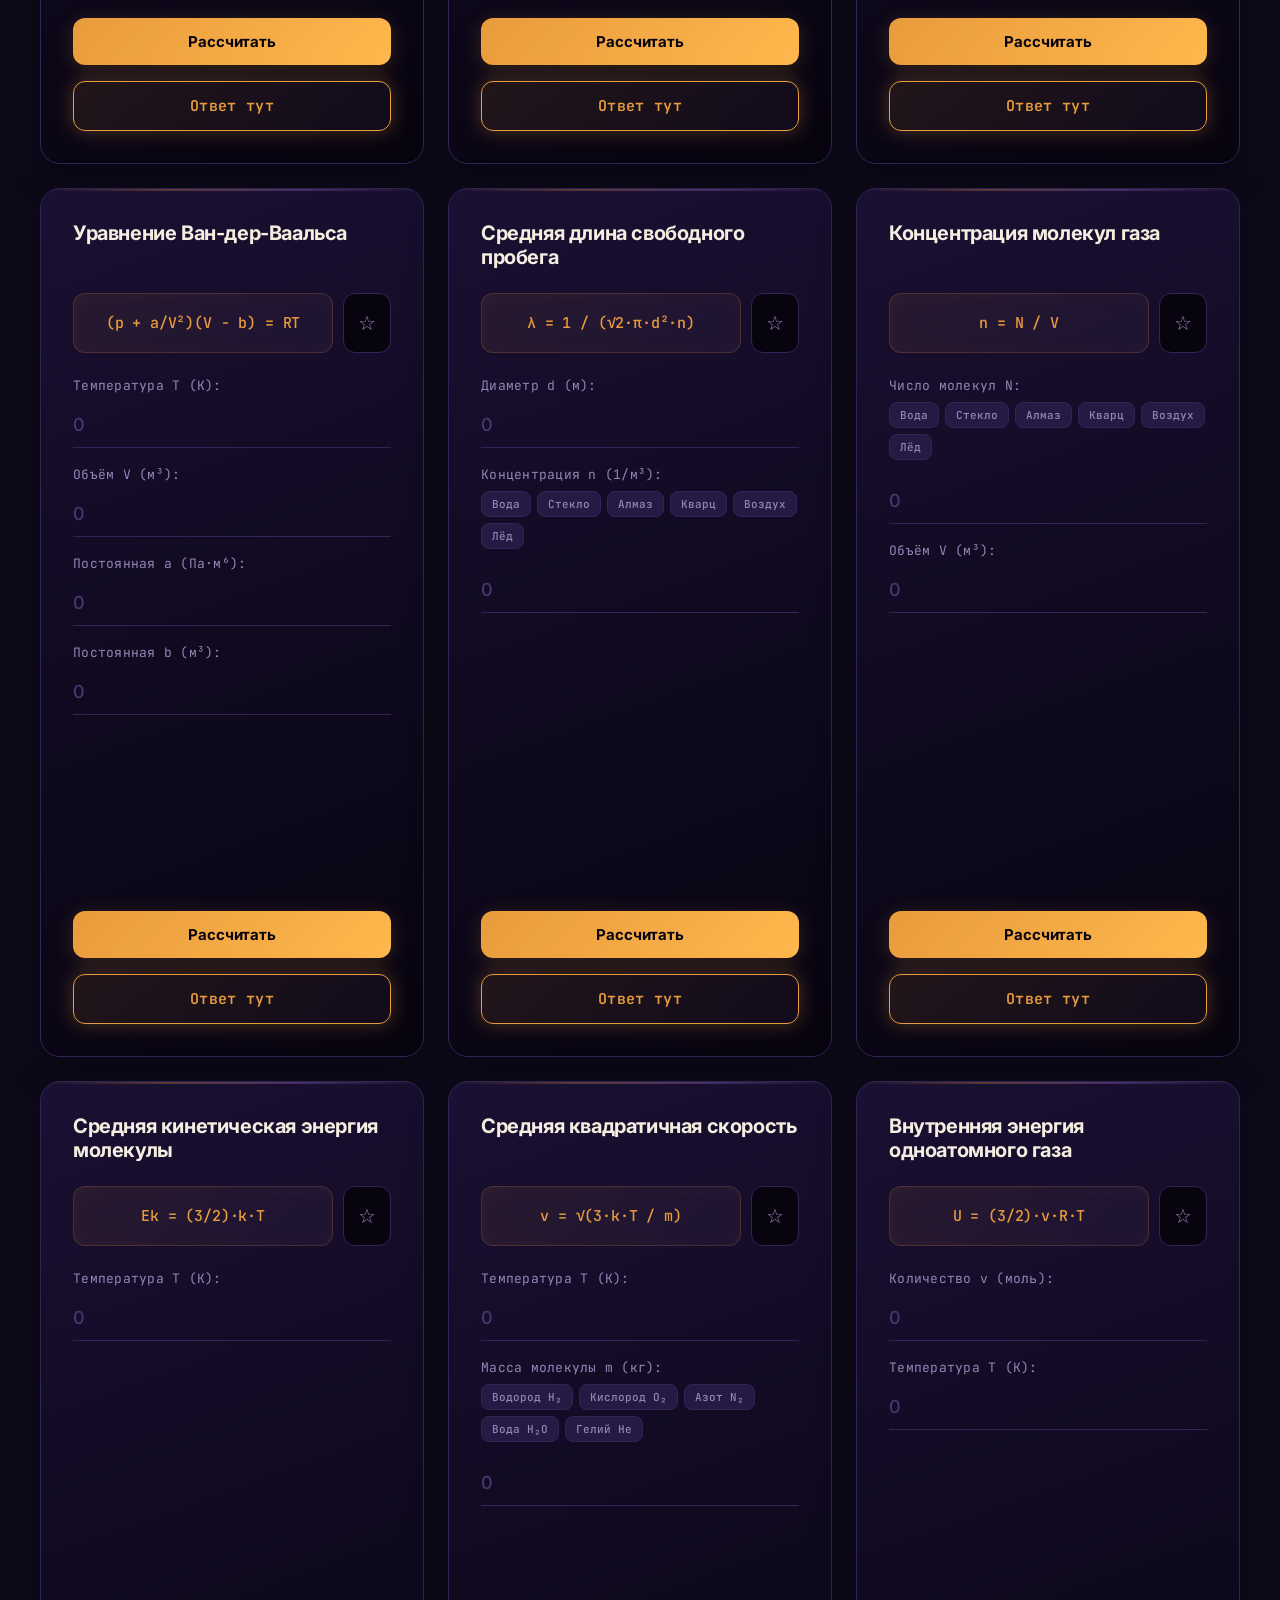
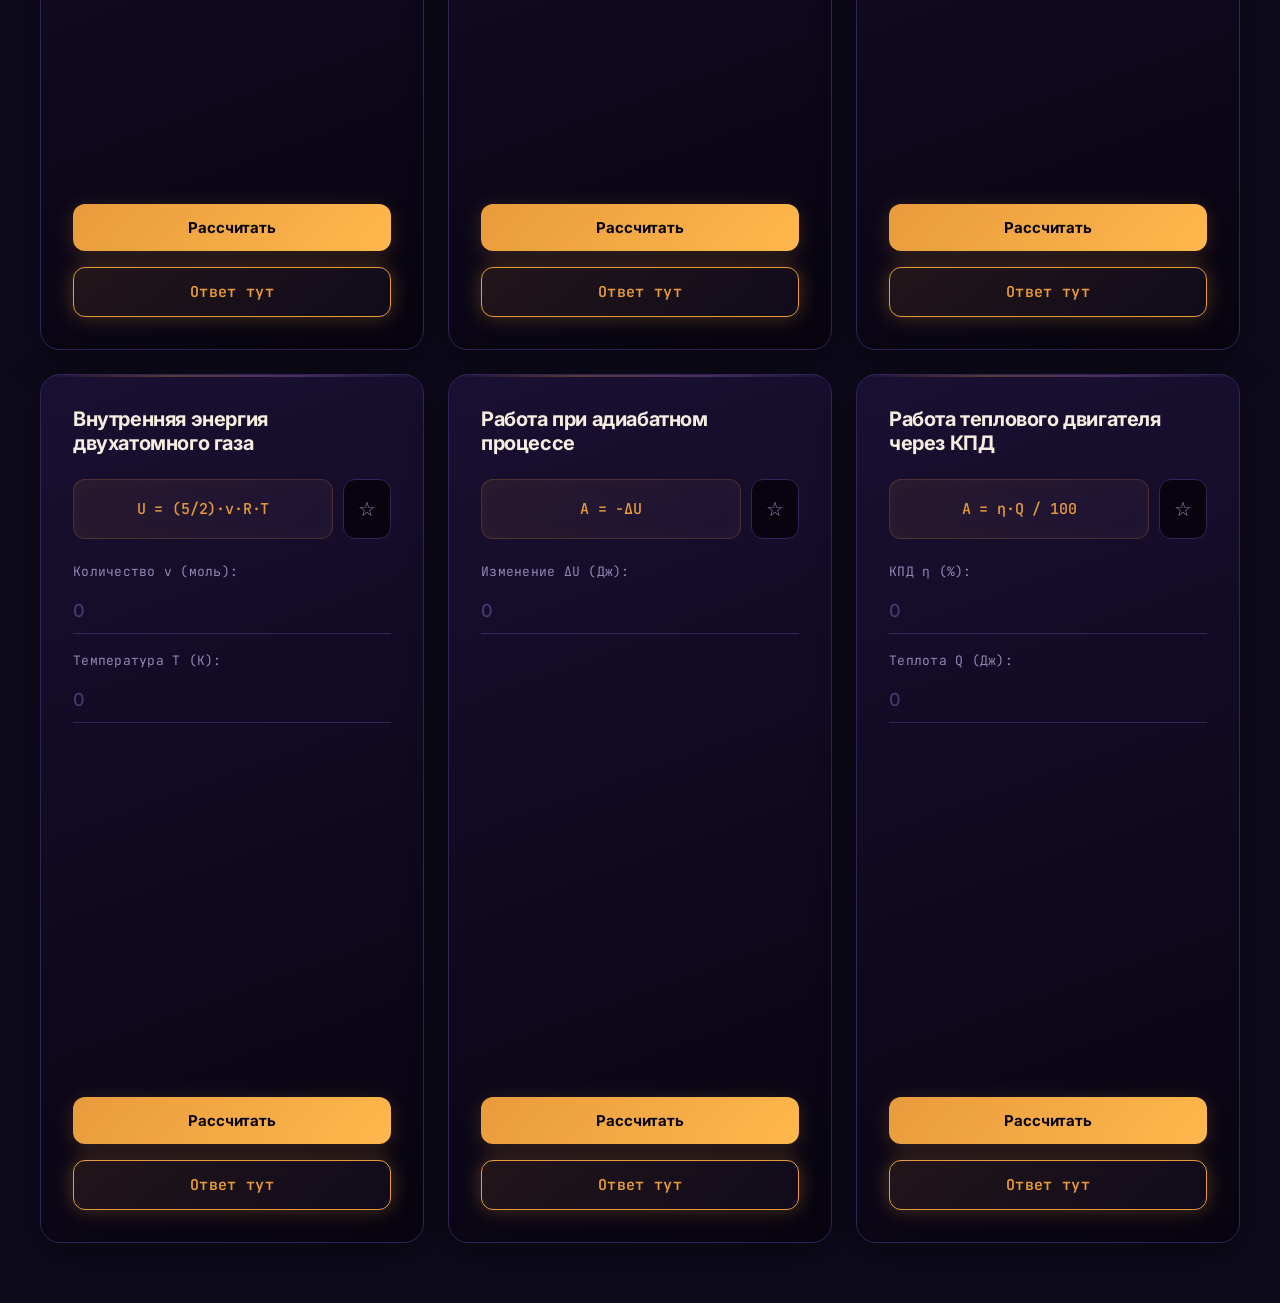
<file: pages/termo.html>
<!DOCTYPE html>
<html lang="ru">
<head>
  <meta charset="UTF-8">
  <meta name="viewport" content="width=device-width, initial-scale=1.0">
  <title>Термодинамика — Физитон</title>
  <link rel="preconnect" href="https://fonts.googleapis.com">
  <link rel="preconnect" href="https://fonts.gstatic.com" crossorigin>
  <link href="https://fonts.googleapis.com/css2?family=Inter:wght@400;500;600;800&family=JetBrains+Mono:wght@500&display=swap" rel="stylesheet">
  <link rel="stylesheet" href="../assets/style-space.css">
  <link rel="stylesheet" href="../assets/theme.css">
</head>
<body>
  <div class="stars-bg"></div>
  <a href="calculator.html" class="back">← формуляр</a>

  <header>
    <h1>Термодинамика</h1>
    <p id="count-termo">…</p>
  </header>

  <main id="formulas-container"></main>

  <script src="../formulas.js"></script>
  <script src="../assets/materials.js"></script>
  <script src="../script.js"></script>
  <script src="../assets/theme.js"></script>
  <script>
    renderSection('termo', 'formulas-container');
  </script>
</body>
</html>
</file>
<file: assets/style-space.css>
/* ============================================
   ФИЗИТОН — КОСМИЧЕСКАЯ ТЕМА
   ============================================ */

* {
  box-sizing: border-box;
  margin: 0;
  padding: 0;
}

:root {
  --bg: #0d0a1a;
  --bg-deep: #07040f;
  --surface: #1a1033;
  --surface-hover: #251a44;
  --border: #332457;
  --border-bright: #4a3670;
  --text: #f5ede0;
  --muted: #9585b5;
  --gold: #e89b3c;
  --gold-bright: #ffb84d;
  --violet: #b57cd9;
  --pink: #e070a0;
  --glow-gold: rgba(232, 155, 60, 0.3);
  --glow-violet: rgba(181, 124, 217, 0.3);
}

/* ============================================
   ОСНОВА
   ============================================ */

body {
  font-family: 'Inter', system-ui, sans-serif;
  background: var(--bg);
  color: var(--text);
  min-height: 100vh;
  padding: 60px 40px;
  font-weight: 400;
  letter-spacing: -0.01em;
  -webkit-font-smoothing: antialiased;
  position: relative;
  overflow-x: hidden;
}

/* ============================================
   ЗВЁЗДНЫЙ ФОН
   ============================================ */

.stars-bg {
  position: fixed;
  top: 0;
  left: 0;
  width: 100%;
  height: 100%;
  pointer-events: none;
  z-index: 0;
  background:
    radial-gradient(1px 1px at 20% 30%, #fff, transparent),
    radial-gradient(1px 1px at 60% 70%, #fff, transparent),
    radial-gradient(2px 2px at 50% 50%, #e89b3c, transparent),
    radial-gradient(1px 1px at 80% 10%, #fff, transparent),
    radial-gradient(1px 1px at 90% 60%, #b57cd9, transparent),
    radial-gradient(1px 1px at 33% 80%, #fff, transparent),
    radial-gradient(2px 2px at 15% 90%, #e070a0, transparent),
    radial-gradient(1px 1px at 70% 30%, #fff, transparent);
  background-size: 200% 200%;
  animation: starsMove 120s linear infinite;
  opacity: 0.6;
}

.stars-bg::before {
  content: '';
  position: absolute;
  top: 0;
  left: 0;
  width: 100%;
  height: 100%;
  background:
    radial-gradient(1px 1px at 10% 20%, #fff, transparent),
    radial-gradient(1px 1px at 45% 60%, #fff, transparent),
    radial-gradient(2px 2px at 75% 40%, #ffb84d, transparent),
    radial-gradient(1px 1px at 85% 85%, #fff, transparent),
    radial-gradient(1px 1px at 25% 70%, #fff, transparent),
    radial-gradient(2px 2px at 55% 15%, #b57cd9, transparent);
  background-size: 300% 300%;
  animation: starsMove2 180s linear infinite;
  opacity: 0.7;
}

.stars-bg::after {
  content: '';
  position: absolute;
  top: 0;
  left: 0;
  width: 100%;
  height: 100%;
  background-image:
    radial-gradient(1.5px 1.5px at 15% 25%, #fff, transparent),
    radial-gradient(1px 1px at 35% 55%, #fff, transparent),
    radial-gradient(1px 1px at 55% 75%, #fff, transparent),
    radial-gradient(1.5px 1.5px at 75% 15%, #e89b3c, transparent),
    radial-gradient(1px 1px at 95% 45%, #fff, transparent);
  animation: shootingStar 12s linear infinite;
  opacity: 0;
}

@keyframes starsMove {
  from { background-position: 0 0; }
  to { background-position: 200% 200%; }
}

@keyframes starsMove2 {
  from { background-position: 200% 200%; }
  to { background-position: 0 0; }
}

@keyframes shootingStar {
  0% { transform: translate(-100px, -100px); opacity: 0; }
  10% { opacity: 1; }
  100% { transform: translate(200px, 200px); opacity: 0; }
}

/* Туманность */
body::before {
  content: '';
  position: fixed;
  top: -50%;
  left: -50%;
  width: 200%;
  height: 200%;
  background:
    radial-gradient(circle at 30% 40%, rgba(181, 124, 217, 0.1), transparent 35%),
    radial-gradient(circle at 70% 60%, rgba(232, 155, 60, 0.08), transparent 35%),
    radial-gradient(circle at 50% 80%, rgba(224, 112, 160, 0.07), transparent 35%),
    radial-gradient(circle at 80% 20%, rgba(181, 124, 217, 0.06), transparent 30%);
  pointer-events: none;
  z-index: 0;
  animation: nebulaMove 80s ease-in-out infinite alternate;
}

@keyframes nebulaMove {
  from { transform: translate(0, 0) rotate(0deg) scale(1); }
  to { transform: translate(5%, 5%) rotate(5deg) scale(1.1); }
}

/* Координатная сетка */
body::after {
  content: '';
  position: fixed;
  top: 0;
  left: 0;
  width: 100%;
  height: 100%;
  pointer-events: none;
  z-index: 0;
  background-image:
    linear-gradient(rgba(181, 124, 217, 0.04) 1px, transparent 1px),
    linear-gradient(90deg, rgba(181, 124, 217, 0.04) 1px, transparent 1px);
  background-size: 80px 80px;
  mask-image: radial-gradient(circle at 50% 50%, black 30%, transparent 80%);
  -webkit-mask-image: radial-gradient(circle at 50% 50%, black 30%, transparent 80%);
  animation: gridPulse 20s ease-in-out infinite;
}

@keyframes gridPulse {
  0%, 100% { opacity: 0.5; }
  50% { opacity: 1; }
}

body > * {
  position: relative;
  z-index: 1;
}

/* ============================================
   ШАПКА
   ============================================ */

header {
  max-width: 1200px;
  margin: 0 auto 60px;
  padding-bottom: 40px;
  border-bottom: 1px solid var(--border);
  position: relative;
}

header h1 {
  font-size: 72px;
  font-weight: 800;
  letter-spacing: -0.04em;
  line-height: 0.95;
  margin-bottom: 12px;
  background: linear-gradient(135deg, var(--text) 0%, var(--gold) 60%, var(--violet) 100%);
  -webkit-background-clip: text;
  -webkit-text-fill-color: transparent;
  background-clip: text;
}

header h1::after {
  content: '.';
  color: var(--gold);
  -webkit-text-fill-color: var(--gold);
}

header p {
  color: var(--muted);
  font-size: 18px;
  font-weight: 400;
  letter-spacing: 0;
}

/* ============================================
   ГЛАВНАЯ — 2 КАРТОЧКИ
   ============================================ */

.hub {
  display: grid;
  grid-template-columns: repeat(2, 1fr);
  gap: 24px;
  max-width: 1200px;
  margin: 0 auto;
}

.hub-card {
  background: linear-gradient(135deg, var(--surface) 0%, var(--bg-deep) 100%);
  padding: 50px 45px;
  text-decoration: none;
  color: var(--text);
  transition: all 0.4s cubic-bezier(0.4, 0, 0.2, 1);
  position: relative;
  min-height: 380px;
  display: flex;
  flex-direction: column;
  justify-content: space-between;
  border-radius: 24px;
  border: 1px solid var(--border);
  overflow: hidden;
  box-shadow: 0 20px 60px rgba(0, 0, 0, 0.5);
}

.hub-card::before {
  content: '';
  position: absolute;
  top: 0;
  left: 0;
  right: 0;
  height: 2px;
  background: linear-gradient(90deg, transparent, var(--gold), var(--violet), transparent);
  opacity: 0.4;
  transition: opacity 0.3s;
}

.hub-card:hover::before {
  opacity: 1;
}

.hub-card:hover {
  transform: translateY(-8px);
  border-color: var(--gold);
  box-shadow:
    0 0 0 1px var(--gold),
    0 0 40px var(--glow-gold),
    0 30px 80px rgba(0, 0, 0, 0.6);
}

.hub-card .char {
  position: absolute;
  right: -20px;
  bottom: -20px;
  width: 200px;
  height: 200px;
  object-fit: contain;
  object-position: bottom right;
  opacity: 0.85;
  transition: all 0.4s ease;
  pointer-events: none;
  filter: drop-shadow(0 0 20px rgba(232, 155, 60, 0.3));
  z-index: 1;
}

.hub-card:hover .char {
  transform: scale(1.08) translateY(-6px);
  opacity: 1;
  filter: drop-shadow(0 0 30px rgba(232, 155, 60, 0.5));
}

.hub-card .icon {
  font-family: 'JetBrains Mono', monospace;
  font-size: 14px;
  color: var(--gold);
  letter-spacing: 0.05em;
  font-weight: 600;
  z-index: 2;
  position: relative;
}

.hub-card h2 {
  font-size: 44px;
  font-weight: 700;
  letter-spacing: -0.03em;
  margin: 40px 0 16px;
  color: var(--text);
  z-index: 2;
  position: relative;
  text-shadow: 0 0 30px rgba(245, 237, 224, 0.15);
}

.hub-card p {
  font-size: 16px;
  color: var(--muted);
  line-height: 1.6;
  max-width: 60%;
  z-index: 2;
  position: relative;
}

/* ============================================
   ПЛИТКИ РАЗДЕЛОВ (calculator.html)
   ============================================ */

.menu {
  display: grid;
  grid-template-columns: repeat(auto-fill, minmax(320px, 1fr));
  gap: 24px;
  max-width: 1200px;
  margin: 0 auto;
}

.card {
  background: linear-gradient(135deg, var(--surface) 0%, var(--bg-deep) 100%);
  padding: 32px 30px;
  text-decoration: none;
  color: var(--text);
  transition: all 0.4s cubic-bezier(0.4, 0, 0.2, 1);
  position: relative;
  min-height: 260px;
  display: flex;
  flex-direction: column;
  justify-content: space-between;
  border-radius: 20px;
  border: 1px solid var(--border);
  overflow: hidden;
  box-shadow: 0 15px 50px rgba(0, 0, 0, 0.4);
}

.card::before {
  content: '';
  position: absolute;
  top: 0;
  left: 0;
  right: 0;
  height: 2px;
  background: linear-gradient(90deg, transparent, var(--violet), var(--gold), transparent);
  opacity: 0.3;
  transition: opacity 0.3s;
}

.card:hover {
  transform: translateY(-6px);
  border-color: var(--violet);
  box-shadow:
    0 0 0 1px var(--violet),
    0 0 35px var(--glow-violet),
    0 25px 60px rgba(0, 0, 0, 0.5);
}

.card:hover::before {
  opacity: 1;
}

.card .char {
  position: absolute;
  right: -10px;
  bottom: -10px;
  width: 150px;
  height: 150px;
  object-fit: contain;
  object-position: bottom right;
  opacity: 0.75;
  transition: all 0.4s ease;
  pointer-events: none;
  filter: drop-shadow(0 0 15px rgba(181, 124, 217, 0.3));
  z-index: 1;
}

.card:hover .char {
  transform: scale(1.1) translateY(-4px);
  opacity: 1;
  filter: drop-shadow(0 0 25px rgba(181, 124, 217, 0.5));
}

.card .icon {
  font-family: 'JetBrains Mono', monospace;
  font-size: 12px;
  color: var(--gold);
  letter-spacing: 0.05em;
  font-weight: 600;
  text-transform: uppercase;
  z-index: 2;
  position: relative;
}

.card h2 {
  font-size: 26px;
  font-weight: 700;
  letter-spacing: -0.02em;
  margin-bottom: 8px;
  color: var(--text);
  z-index: 2;
  position: relative;
}

.card p {
  font-size: 14px;
  color: var(--muted);
  line-height: 1.5;
  max-width: 60%;
  z-index: 2;
  position: relative;
}

/* ============================================
   КНОПКА "НАЗАД"
   ============================================ */

.back {
  display: inline-block;
  font-family: 'JetBrains Mono', monospace;
  font-size: 13px;
  color: var(--muted);
  text-decoration: none;
  margin-bottom: 40px;
  letter-spacing: 0.05em;
  transition: all 0.3s;
  padding: 8px 16px;
  border-radius: 10px;
  border: 1px solid transparent;
}

.back:hover {
  color: var(--gold);
  border-color: var(--border);
  background: var(--surface);
}

/* ============================================
   КАЛЬКУЛЯТОРЫ
   ============================================ */

.calcs {
  display: grid;
  grid-template-columns: repeat(auto-fill, minmax(380px, 1fr));
  gap: 24px;
  max-width: 1200px;
  margin: 0 auto;
  align-items: stretch;
  grid-auto-rows: 1fr;
}

.calc {
  background: linear-gradient(160deg, var(--surface) 0%, var(--bg-deep) 100%);
  padding: 32px;
  border-radius: 20px;
  border: 1px solid var(--border);
  transition: all 0.4s cubic-bezier(0.4, 0, 0.2, 1);
  display: flex;
  flex-direction: column;
  min-height: 420px;
  position: relative;
  overflow: hidden;
  box-shadow: 0 10px 40px rgba(0, 0, 0, 0.3);
}

.calc::before {
  content: '';
  position: absolute;
  top: 0;
  left: 0;
  right: 0;
  height: 2px;
  background: linear-gradient(90deg, transparent, var(--gold), var(--violet), transparent);
  opacity: 0.3;
  transition: opacity 0.3s;
}

.calc:hover {
  transform: translateY(-6px);
  border-color: var(--gold);
  box-shadow:
    0 0 0 1px var(--gold),
    0 0 40px var(--glow-gold),
    0 25px 60px rgba(0, 0, 0, 0.5);
}

.calc:hover::before {
  opacity: 1;
}

.calc h2 {
  font-size: 20px;
  font-weight: 700;
  letter-spacing: -0.02em;
  margin-bottom: 16px;
  color: var(--text);
  min-height: 56px;
  display: flex;
  align-items: flex-start;
}

.formula {
  font-family: 'JetBrains Mono', monospace;
  font-size: 15px;
  color: var(--gold);
  padding: 14px 18px;
  background: linear-gradient(135deg, rgba(232, 155, 60, 0.08), rgba(181, 124, 217, 0.05));
  border-radius: 12px;
  text-align: center;
  font-weight: 500;
  border: 1px solid rgba(232, 155, 60, 0.2);
  box-shadow: inset 0 0 20px rgba(232, 155, 60, 0.05);
  flex: 1;
  display: flex;
  align-items: center;
  justify-content: center;
}

.calc label {
  display: block;
  font-size: 13px;
  color: var(--muted);
  margin-bottom: 18px;
  font-family: 'JetBrains Mono', monospace;
  letter-spacing: 0.02em;
  min-height: 52px;
}

.calc input {
  width: 100%;
  padding: 12px 0;
  margin-top: 8px;
  background: transparent;
  border: none;
  border-bottom: 1px solid var(--border);
  font-size: 18px;
  font-family: 'Inter', sans-serif;
  font-weight: 500;
  outline: none;
  transition: all 0.2s;
  color: var(--text);
}

.calc input:focus {
  border-bottom-color: var(--gold);
  box-shadow: 0 1px 0 0 var(--gold);
}

.calc input::placeholder {
  color: #4a3670;
}

/* Скрытие стрелочек у input[type=number] */
.calc input[type="number"] {
  -moz-appearance: textfield;
  appearance: textfield;
}

.calc input[type="number"]::-webkit-outer-spin-button,
.calc input[type="number"]::-webkit-inner-spin-button {
  -webkit-appearance: none;
  margin: 0;
}

.calc input[type="number"]::-moz-number-spin-box {
  display: none;
}

.calc-btn {
  width: 100%;
  padding: 14px;
  background: linear-gradient(135deg, var(--gold) 0%, var(--gold-bright) 100%);
  color: var(--bg-deep);
  border: none;
  border-radius: 12px;
  font-family: 'Inter', sans-serif;
  font-size: 15px;
  font-weight: 700;
  letter-spacing: -0.01em;
  cursor: pointer;
  transition: all 0.25s;
  margin-top: auto;
  box-shadow: 0 4px 20px rgba(232, 155, 60, 0.2);
}

.calc-btn:hover {
  transform: translateY(-2px);
  box-shadow: 0 8px 30px rgba(232, 155, 60, 0.4);
}

.calc-btn:active {
  transform: translateY(0);
}

.result {
  margin-top: 16px;
  font-family: 'JetBrains Mono', monospace;
  font-size: 15px;
  color: var(--muted);
  letter-spacing: 0.02em;
  padding: 14px;
  border-radius: 12px;
  background: var(--bg-deep);
  text-align: center;
  border: 1px solid var(--border);
  min-height: 48px;
  display: flex;
  align-items: center;
  justify-content: center;
}

.result:not(:empty) {
  color: var(--gold);
  font-weight: 600;
  background: linear-gradient(135deg, rgba(232, 155, 60, 0.1), rgba(181, 124, 217, 0.05));
  border-color: var(--gold);
  box-shadow: 0 0 20px var(--glow-gold);
}

/* ============================================
   ПОИСК
   ============================================ */

.search-wrap {
  max-width: 1200px;
  margin: 0 auto 24px;
  position: relative;
  display: flex;
  align-items: center;
  gap: 16px;
}

.search-input {
  flex: 1;
  padding: 16px 20px;
  background: var(--surface);
  border: 1px solid var(--border);
  border-radius: 14px;
  color: var(--text);
  font-family: 'Inter', sans-serif;
  font-size: 16px;
  outline: none;
  transition: all 0.3s;
}

.search-input:focus {
  border-color: var(--gold);
  box-shadow: 0 0 0 3px var(--glow-gold);
}

.search-input::placeholder {
  color: var(--muted);
}

.search-count {
  font-family: 'JetBrains Mono', monospace;
  font-size: 13px;
  color: var(--gold);
  letter-spacing: 0.02em;
  white-space: nowrap;
}

/* ============================================
   ФИЛЬТР ПО КЛАССУ
   ============================================ */

.class-filter {
  max-width: 1200px;
  margin: 0 auto 32px;
  display: flex;
  flex-wrap: wrap;
  gap: 10px;
}

.class-btn {
  padding: 10px 20px;
  background: var(--surface);
  border: 1px solid var(--border);
  border-radius: 12px;
  color: var(--muted);
  font-family: 'JetBrains Mono', monospace;
  font-size: 13px;
  font-weight: 600;
  letter-spacing: 0.02em;
  cursor: pointer;
  transition: all 0.25s;
}

.class-btn:hover {
  border-color: var(--gold);
  color: var(--gold);
}

.class-btn.active {
  background: linear-gradient(135deg, var(--gold), var(--gold-bright));
  color: var(--bg-deep);
  border-color: var(--gold);
  box-shadow: 0 4px 20px rgba(232, 155, 60, 0.3);
}

/* ============================================
   ПЛАШКА ФОРМУЛЫ + ЗВЁЗДОЧКА
   ============================================ */

.formula-wrap {
  position: relative;
  display: flex;
  align-items: stretch;
  gap: 10px;
  margin-bottom: 24px;
  min-height: 60px;
}

.formula-wrap .formula {
  flex: 1;
  margin-bottom: 0;
}

.fav-btn-inline {
  width: 48px;
  background: var(--bg-deep);
  border: 1px solid var(--border);
  border-radius: 12px;
  color: var(--muted);
  font-size: 20px;
  cursor: pointer;
  transition: all 0.25s;
  display: flex;
  align-items: center;
  justify-content: center;
  padding: 0;
  flex-shrink: 0;
}

.fav-btn-inline:hover {
  border-color: var(--gold);
  color: var(--gold);
  transform: scale(1.05);
}

.fav-btn-inline.active {
  color: var(--gold);
  background: linear-gradient(135deg, rgba(232, 155, 60, 0.15), rgba(181, 124, 217, 0.1));
  border-color: var(--gold);
  box-shadow: 0 0 15px var(--glow-gold);
}

/* ============================================
   СТРАНИЦА ИЗБРАННОГО
   ============================================ */

.empty-fav {
  max-width: 600px;
  margin: 80px auto;
  text-align: center;
  padding: 60px 30px;
  background: var(--surface);
  border-radius: 20px;
  border: 1px solid var(--border);
}

.empty-fav p {
  color: var(--muted);
  font-size: 16px;
  line-height: 1.7;
  margin-bottom: 12px;
}

.empty-fav span {
  font-size: 20px;
}

/* ============================================
   МОБИЛЬНАЯ ВЕРСИЯ
   ============================================ */

@media (max-width: 1024px) {
  body { padding: 40px 24px; }
  header h1 { font-size: 56px; }
  .hub-card h2 { font-size: 32px; }
  .calcs { grid-template-columns: repeat(auto-fill, minmax(320px, 1fr)); gap: 20px; }
  .hub-card .char { width: 150px; height: 150px; }
  .card .char { width: 120px; height: 120px; }
}

@media (max-width: 768px) {
  body { padding: 30px 18px; }

  header { margin-bottom: 40px; padding-bottom: 24px; }
  header h1 { font-size: 40px; }
  header p { font-size: 15px; }

  .hub { grid-template-columns: 1fr; gap: 16px; }
  .hub-card { padding: 32px 24px; min-height: 280px; border-radius: 18px; }
  .hub-card h2 { font-size: 28px; margin: 20px 0 10px; }
  .hub-card p { font-size: 14px; max-width: 70%; }
  .hub-card .char { width: 130px; height: 130px; right: -15px; bottom: -15px; }

  .menu { grid-template-columns: 1fr; gap: 14px; }
  .card { padding: 24px 20px; min-height: 220px; border-radius: 16px; }
  .card h2 { font-size: 20px; }
  .card p { font-size: 13px; max-width: 65%; }
  .card .char { width: 110px; height: 110px; }

  .search-wrap { margin-bottom: 20px; gap: 10px; }
  .search-input { padding: 14px 16px; font-size: 15px; border-radius: 12px; }
  .search-count { font-size: 11px; }

  .class-filter { gap: 8px; margin-bottom: 24px; }
  .class-btn { padding: 8px 14px; font-size: 12px; border-radius: 10px; }

  .calcs { grid-template-columns: 1fr; gap: 16px; grid-auto-rows: auto; }
  .calc { padding: 24px 20px; border-radius: 16px; min-height: auto; }
  .calc h2 { font-size: 17px; min-height: auto; margin-bottom: 12px; }
  .formula { font-size: 14px; padding: 12px 14px; }
  .formula-wrap { margin-bottom: 18px; min-height: 50px; gap: 8px; }
  .fav-btn-inline { width: 44px; font-size: 18px; }
  .calc label { font-size: 12px; margin-bottom: 14px; min-height: auto; }
  .calc input { font-size: 16px; padding: 12px 0; }
  .calc-btn { padding: 16px; font-size: 15px; margin-top: 12px; }
  .result { font-size: 14px; padding: 12px; min-height: 44px; margin-top: 12px; }
  .back { font-size: 12px; margin-bottom: 24px; }
}

@media (max-width: 400px) {
  body { padding: 24px 14px; }
  header h1 { font-size: 34px; }
  .hub-card h2 { font-size: 24px; }
  .card h2 { font-size: 18px; }
  .calc h2 { font-size: 16px; }
  .hub-card .char { width: 100px; height: 100px; }
  .card .char { width: 90px; height: 90px; }
}

/* ============ КНОПКИ МАТЕРИАЛОВ ============ */
.materials {
  display: flex;
  flex-wrap: wrap;
  gap: 6px;
  margin: 8px 0 10px;
}

.material-btn {
  padding: 5px 10px;
  background: var(--surface-hover);
  border: 1px solid var(--border);
  border-radius: 8px;
  color: var(--muted);
  font-family: 'JetBrains Mono', monospace;
  font-size: 11px;
  font-weight: 500;
  cursor: pointer;
  transition: all 0.2s;
  white-space: nowrap;
}

.material-btn:hover {
  border-color: var(--gold);
  color: var(--gold);
  background: var(--bg-deep);
  transform: translateY(-1px);
}

.material-btn:active {
  transform: translateY(0);
}

/* Подсветка после подстановки */
input.material-applied {
  animation: materialFlash 0.6s ease;
}

@keyframes materialFlash {
  0%, 100% { color: var(--text); }
  50%      { color: var(--gold); box-shadow: 0 1px 0 0 var(--gold); }
}

/* Мобильная версия */
@media (max-width: 768px) {
  .material-btn {
    padding: 4px 8px;
    font-size: 10px;
  }
}

/* ============ ГЛОБАЛЬНЫЙ ПОИСК ============ */
.global-search-wrap {
  max-width: 1200px;
  margin: 0 auto 32px;
  display: flex;
  align-items: center;
  gap: 16px;
}

.global-search-input {
  flex: 1;
  padding: 20px 24px;
  background: var(--surface);
  border: 2px solid var(--border);
  border-radius: 16px;
  color: var(--text);
  font-family: 'Inter', sans-serif;
  font-size: 18px;
  outline: none;
  transition: all 0.3s;
}

.global-search-input:focus {
  border-color: var(--gold);
  box-shadow: 0 0 0 4px var(--glow-gold), 0 0 40px var(--glow-gold);
  transform: scale(1.005);
}

.global-search-input::placeholder {
  color: var(--muted);
}

.global-search-count {
  font-family: 'JetBrains Mono', monospace;
  font-size: 14px;
  color: var(--gold);
  letter-spacing: 0.02em;
  white-space: nowrap;
  font-weight: 600;
}

.global-search-results {
  max-width: 1200px;
  margin: 0 auto;
  display: flex;
  flex-direction: column;
  gap: 8px;
}

.global-result {
  display: flex;
  align-items: center;
  justify-content: space-between;
  gap: 20px;
  padding: 20px 24px;
  background: linear-gradient(135deg, var(--surface) 0%, var(--bg-deep) 100%);
  border: 1px solid var(--border);
  border-radius: 14px;
  text-decoration: none;
  color: var(--text);
  transition: all 0.25s;
}

.global-result:hover {
  border-color: var(--gold);
  transform: translateX(4px);
  box-shadow: 0 0 0 1px var(--gold), 0 0 30px var(--glow-gold);
}

.global-result-left {
  flex: 1;
  min-width: 0;
}

.global-result-formula {
  font-family: 'JetBrains Mono', monospace;
  font-size: 15px;
  color: var(--gold);
  font-weight: 500;
  margin-bottom: 6px;
}

.global-result-title {
  font-size: 16px;
  color: var(--text);
  font-weight: 500;
}

.global-result-right {
  display: flex;
  align-items: center;
  gap: 12px;
  flex-shrink: 0;
}

.global-result-section {
  font-family: 'JetBrains Mono', monospace;
  font-size: 11px;
  color: var(--muted);
  letter-spacing: 0.05em;
  text-transform: uppercase;
  padding: 4px 10px;
  background: var(--bg-deep);
  border: 1px solid var(--border);
  border-radius: 8px;
  white-space: nowrap;
}

.global-result-arrow {
  color: var(--muted);
  font-size: 18px;
  transition: all 0.25s;
}

.global-result:hover .global-result-arrow {
  color: var(--gold);
  transform: translateX(4px);
}

.global-empty {
  max-width: 1200px;
  margin: 40px auto;
  text-align: center;
  color: var(--muted);
  font-family: 'JetBrains Mono', monospace;
  font-size: 15px;
  padding: 60px 30px;
  background: var(--surface);
  border: 1px solid var(--border);
  border-radius: 16px;
}

/* Мобильная версия */
@media (max-width: 768px) {
  .global-search-input {
    padding: 16px 18px;
    font-size: 16px;
  }

  .global-result {
    padding: 16px 18px;
    flex-direction: column;
    align-items: flex-start;
    gap: 12px;
  }

  .global-result-right {
    align-self: flex-end;
  }

  .global-result-section {
    font-size: 10px;
  }
}
</file>
<file: assets/theme.css>
/* ============================================
   ФИЗИТОН — ТЕМЫ ОФОРМЛЕНИЯ
   ============================================ */

/* ============ ЛЁД ============ */
[data-theme="ice"] {
  --bg: #eaf6ff;
  --bg-deep: #d4ebf7;
  --surface: #ffffff;
  --surface-hover: #f0faff;
  --border: #b8ddef;
  --border-bright: #8ec9e8;
  --text: #0a1e2e;
  --muted: #5a7a8c;
  --gold: #0284c7;
  --gold-bright: #0ea5e9;
  --violet: #38bdf8;
  --pink: #7dd3fc;
  --glow-gold: rgba(2, 132, 199, 0.25);
  --glow-violet: rgba(56, 189, 248, 0.25);
}

[data-theme="ice"] .stars-bg,
[data-theme="ice"] body::before,
[data-theme="ice"] body::after {
  opacity: 0.15;
}

/* ============ САКУРА ============ */
[data-theme="sakura"] {
  --bg: #1a0f1f;
  --bg-deep: #0f0814;
  --surface: #2a1830;
  --surface-hover: #3a2242;
  --border: #4a2c52;
  --border-bright: #6a3c72;
  --text: #ffe5f0;
  --muted: #b58ba8;
  --gold: #ff8fc8;
  --gold-bright: #ffb3d9;
  --violet: #c77dff;
  --pink: #ff5eaa;
  --glow-gold: rgba(255, 143, 200, 0.3);
  --glow-violet: rgba(199, 125, 255, 0.3);
}

[data-theme="sakura"] body {
  background: linear-gradient(180deg, #1a0f1f 0%, #2a0f28 100%);
}

/* ============ ОГОНЬ ============ */
[data-theme="fire"] {
  --bg: #1a0a05;
  --bg-deep: #0f0500;
  --surface: #2a1208;
  --surface-hover: #3a1a0e;
  --border: #4a2215;
  --border-bright: #6a3220;
  --text: #ffeedd;
  --muted: #b58060;
  --gold: #ff6b1a;
  --gold-bright: #ff9540;
  --violet: #ff3d3d;
  --pink: #ff8c42;
  --glow-gold: rgba(255, 107, 26, 0.4);
  --glow-violet: rgba(255, 61, 61, 0.3);
}

[data-theme="fire"] body {
  background: radial-gradient(circle at 50% 100%, #2a0f05 0%, #0f0500 60%);
}

/* ============ ЛЕС ============ */
[data-theme="forest"] {
  --bg: #0a1410;
  --bg-deep: #050a08;
  --surface: #122420;
  --surface-hover: #1a342c;
  --border: #224438;
  --border-bright: #2e5e4c;
  --text: #dcffe5;
  --muted: #6ba88a;
  --gold: #4ade80;
  --gold-bright: #86efac;
  --violet: #22d3ee;
  --pink: #a3e635;
  --glow-gold: rgba(74, 222, 128, 0.3);
  --glow-violet: rgba(34, 211, 238, 0.3);
}

[data-theme="forest"] body {
  background: radial-gradient(circle at 50% 0%, #122420 0%, #050a08 70%);
}

/* ============ СВЕТЛАЯ ============ */
[data-theme="light"] {
  --bg: #faf8f3;
  --bg-deep: #f0ede5;
  --surface: #ffffff;
  --surface-hover: #f5f2ea;
  --border: #e0dbd0;
  --border-bright: #c8c0b0;
  --text: #1a1a1a;
  --muted: #737373;
  --gold: #1e3a8a;
  --gold-bright: #2563eb;
  --violet: #7c3aed;
  --pink: #db2777;
  --glow-gold: rgba(30, 58, 138, 0.15);
  --glow-violet: rgba(124, 58, 237, 0.15);
}

[data-theme="light"] .stars-bg,
[data-theme="light"] body::before,
[data-theme="light"] body::after {
  opacity: 0.2;
}

[data-theme="light"] .calc input::placeholder {
  color: #b0a898;
}

/* ============================================
   ПЕРЕКЛЮЧАТЕЛЬ ТЕМ
   ============================================ */

.theme-switcher {
  position: fixed;
  top: 24px;
  right: 24px;
  z-index: 100;
  display: flex;
  flex-direction: column;
  align-items: flex-end;
  gap: 12px;
}

.theme-toggle-btn {
  width: 52px;
  height: 52px;
  border-radius: 50%;
  background: var(--surface);
  border: 1px solid var(--border);
  color: var(--gold);
  font-size: 22px;
  cursor: pointer;
  transition: all 0.3s;
  display: flex;
  align-items: center;
  justify-content: center;
  box-shadow: 0 8px 24px rgba(0, 0, 0, 0.3);
}

.theme-toggle-btn:hover {
  transform: scale(1.1) rotate(15deg);
  border-color: var(--gold);
  box-shadow: 0 8px 32px var(--glow-gold);
}

.theme-panel {
  background: var(--surface);
  border: 1px solid var(--border);
  border-radius: 16px;
  padding: 12px;
  display: flex;
  flex-direction: column;
  gap: 6px;
  min-width: 180px;
  box-shadow: 0 20px 60px rgba(0, 0, 0, 0.5);
  animation: panelIn 0.2s ease;
}

@keyframes panelIn {
  from {
    opacity: 0;
    transform: translateY(-8px) scale(0.95);
  }
  to {
    opacity: 1;
    transform: translateY(0) scale(1);
  }
}

.theme-panel.hidden {
  display: none;
}

.theme-option {
  display: flex;
  align-items: center;
  gap: 10px;
  padding: 10px 14px;
  background: transparent;
  border: 1px solid transparent;
  border-radius: 10px;
  color: var(--text);
  font-family: 'Inter', sans-serif;
  font-size: 14px;
  font-weight: 500;
  cursor: pointer;
  transition: all 0.2s;
  text-align: left;
  width: 100%;
}

.theme-option:hover {
  background: var(--surface-hover);
  border-color: var(--border);
}

.theme-option.active {
  border-color: var(--gold);
  background: linear-gradient(135deg, var(--glow-gold), transparent);
}

.theme-option .dot {
  width: 14px;
  height: 14px;
  border-radius: 50%;
  flex-shrink: 0;
  border: 1px solid rgba(255, 255, 255, 0.2);
}

.theme-option[data-theme-name="cosmos"] .dot {
  background: linear-gradient(135deg, #b57cd9, #e89b3c);
}
.theme-option[data-theme-name="ice"] .dot {
  background: linear-gradient(135deg, #38bdf8, #ffffff);
}
.theme-option[data-theme-name="sakura"] .dot {
  background: linear-gradient(135deg, #ff8fc8, #c77dff);
}
.theme-option[data-theme-name="fire"] .dot {
  background: linear-gradient(135deg, #ff6b1a, #ff3d3d);
}
.theme-option[data-theme-name="forest"] .dot {
  background: linear-gradient(135deg, #4ade80, #22d3ee);
}
.theme-option[data-theme-name="light"] .dot {
  background: linear-gradient(135deg, #faf8f3, #1e3a8a);
}

/* Мобильная версия */
@media (max-width: 768px) {
  .theme-switcher {
    top: 16px;
    right: 16px;
  }

  .theme-toggle-btn {
    width: 44px;
    height: 44px;
    font-size: 18px;
  }

  .theme-panel {
    min-width: 160px;
    padding: 8px;
  }

  .theme-option {
    padding: 8px 12px;
    font-size: 13px;
  }
}
</file>
